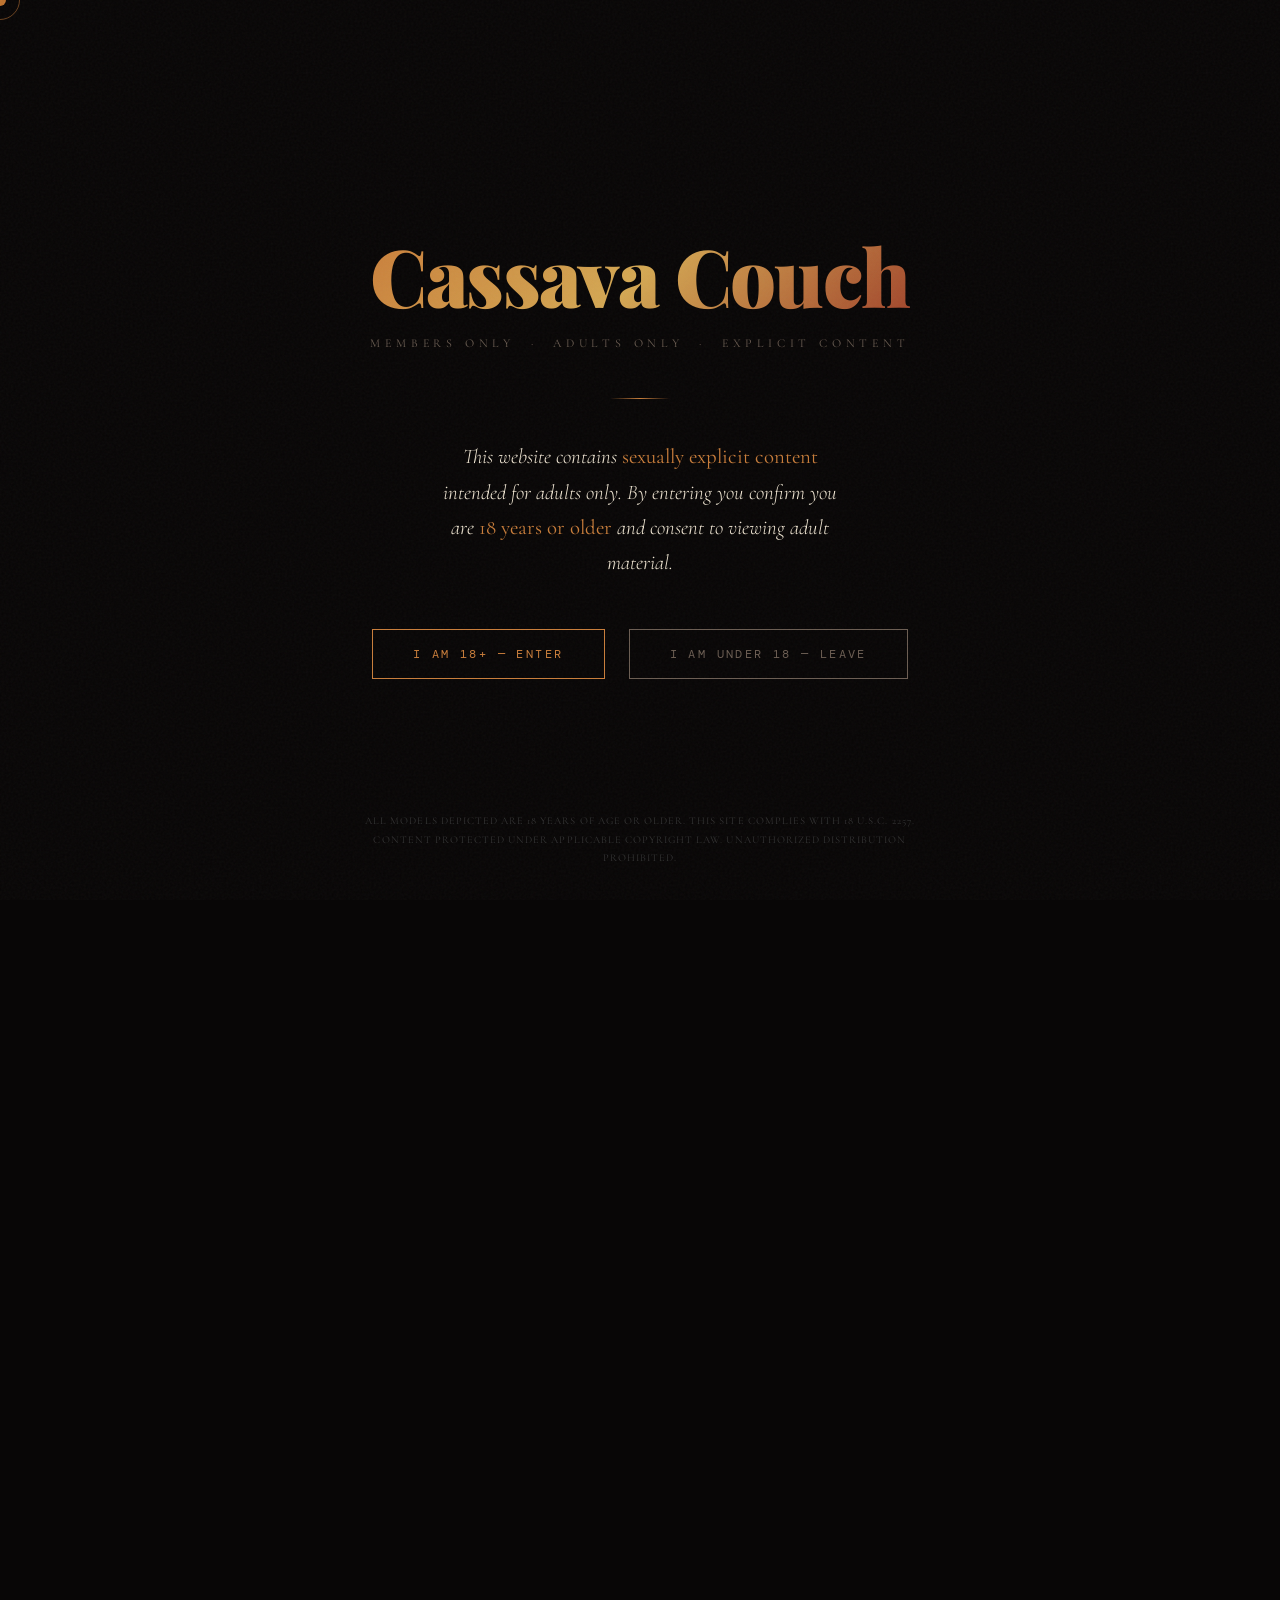
<file: cctv.html>
<!DOCTYPE html>

<html lang="en">
<head>
<meta charset="UTF-8">
<meta name="viewport" content="width=device-width, initial-scale=1.0">
<title>CASSAVA COUCH — Members Only</title>
<link rel="preconnect" href="https://fonts.googleapis.com">
<link rel="preconnect" href="https://fonts.gstatic.com" crossorigin>
<link href="https://fonts.googleapis.com/css2?family=Playfair+Display:ital,wght@0,700;0,900;1,700&family=Cormorant+Garamond:ital,wght@0,300;0,400;1,300&family=DM+Mono:wght@300;400&display=swap" rel="stylesheet">

<style>
  *, *::before, *::after { box-sizing: border-box; margin: 0; padding: 0; }

  :root {
    --black: #080606;
    --charcoal: #111010;
    --warm-dark: #1a1310;
    --amber: #c97d3a;
    --gold: #d4a853;
    --terracotta: #a0422a;
    --cream: #f0e6d3;
    --muted: #6b5d52;
    --red: #8b1a1a;
  }

  html { scroll-behavior: smooth; }

  body {
    background: var(--black);
    color: var(--cream);
    font-family: 'Cormorant Garamond', serif;
    cursor: none;
    overflow-x: hidden;
  }

  /* CUSTOM CURSOR */
  .cursor {
    position: fixed;
    top: 0; left: 0;
    width: 12px; height: 12px;
    background: var(--amber);
    border-radius: 50%;
    pointer-events: none;
    z-index: 9999;
    transform: translate(-50%, -50%);
    transition: transform 0.1s, width 0.3s, height 0.3s, opacity 0.3s;
    mix-blend-mode: difference;
  }
  .cursor-ring {
    position: fixed;
    top: 0; left: 0;
    width: 40px; height: 40px;
    border: 1px solid rgba(201,125,58,0.5);
    border-radius: 50%;
    pointer-events: none;
    z-index: 9998;
    transform: translate(-50%, -50%);
    transition: all 0.15s ease;
  }
  .cursor.hover { width: 20px; height: 20px; }
  .cursor-ring.hover { width: 70px; height: 70px; border-color: var(--amber); }

  /* NOISE GRAIN OVERLAY */
  body::before {
    content: '';
    position: fixed;
    inset: 0;
    background-image: url("data:image/svg+xml,%3Csvg viewBox='0 0 512 512' xmlns='http://www.w3.org/2000/svg'%3E%3Cfilter id='n'%3E%3CfeTurbulence type='fractalNoise' baseFrequency='0.75' numOctaves='4' stitchTiles='stitch'/%3E%3C/filter%3E%3Crect width='100%25' height='100%25' filter='url(%23n)' opacity='1'/%3E%3C/svg%3E");
    opacity: 0.04;
    pointer-events: none;
    z-index: 9000;
  }

  /* AGE GATE */
  #age-gate {
    position: fixed;
    inset: 0;
    background: var(--black);
    z-index: 8000;
    display: flex;
    flex-direction: column;
    align-items: center;
    justify-content: center;
    padding: 2rem;
    text-align: center;
  }
  #age-gate .ag-logo {
    font-family: 'Playfair Display', serif;
    font-size: clamp(2.5rem, 8vw, 5rem);
    font-weight: 900;
    letter-spacing: -0.02em;
    background: linear-gradient(135deg, var(--amber), var(--gold), var(--terracotta));
    -webkit-background-clip: text;
    -webkit-text-fill-color: transparent;
    background-clip: text;
    margin-bottom: 0.5rem;
    animation: breathe 4s ease-in-out infinite;
  }
  @keyframes breathe {
    0%, 100% { opacity: 0.9; }
    50% { opacity: 1; }
  }
  #age-gate .ag-sub {
    font-size: 0.75rem;
    letter-spacing: 0.4em;
    color: var(--muted);
    text-transform: uppercase;
    margin-bottom: 3rem;
  }
  #age-gate .ag-warning {
    font-size: clamp(1rem, 2.5vw, 1.3rem);
    color: var(--cream);
    font-style: italic;
    font-weight: 300;
    max-width: 420px;
    line-height: 1.7;
    margin-bottom: 3rem;
  }
  #age-gate .ag-warning strong {
    font-style: normal;
    color: var(--amber);
    font-weight: 400;
  }
  .ag-buttons { display: flex; gap: 1.5rem; flex-wrap: wrap; justify-content: center; }
  .ag-btn {
    font-family: 'DM Mono', monospace;
    font-size: 0.75rem;
    letter-spacing: 0.2em;
    text-transform: uppercase;
    padding: 1rem 2.5rem;
    border: 1px solid;
    cursor: pointer;
    transition: all 0.3s;
    background: transparent;
  }
  .ag-btn-yes {
    border-color: var(--amber);
    color: var(--amber);
  }
  .ag-btn-yes:hover {
    background: var(--amber);
    color: var(--black);
  }
  .ag-btn-no {
    border-color: var(--muted);
    color: var(--muted);
  }
  .ag-btn-no:hover {
    border-color: var(--cream);
    color: var(--cream);
  }
  .ag-legal {
    position: absolute;
    bottom: 2rem;
    font-size: 0.65rem;
    letter-spacing: 0.1em;
    color: #333;
    text-transform: uppercase;
    max-width: 600px;
    line-height: 1.8;
  }
  #age-gate .ag-divider {
    width: 60px;
    height: 1px;
    background: linear-gradient(to right, transparent, var(--amber), transparent);
    margin: 0 auto 2.5rem;
  }

  /* MAIN SITE */
  #site { opacity: 0; transition: opacity 0.8s ease; pointer-events: none; }
  #site.visible { opacity: 1; pointer-events: all; }

  /* NAV */
  nav {
    position: fixed;
    top: 0; left: 0; right: 0;
    z-index: 500;
    display: flex;
    justify-content: space-between;
    align-items: center;
    padding: 1.5rem 4vw;
    mix-blend-mode: normal;
  }
  nav::after {
    content: '';
    position: absolute;
    inset: 0;
    background: linear-gradient(to bottom, rgba(8,6,6,0.9), transparent);
    z-index: -1;
    pointer-events: none;
  }
  .nav-logo {
    font-family: 'Playfair Display', serif;
    font-size: 1.1rem;
    font-weight: 900;
    letter-spacing: 0.05em;
    color: var(--amber);
    text-decoration: none;
  }
  .nav-links {
    display: flex;
    gap: 2.5rem;
    list-style: none;
  }
  .nav-links a {
    font-family: 'DM Mono', monospace;
    font-size: 0.65rem;
    letter-spacing: 0.25em;
    text-transform: uppercase;
    color: var(--muted);
    text-decoration: none;
    transition: color 0.3s;
  }
  .nav-links a:hover { color: var(--cream); }
  .nav-cta {
    font-family: 'DM Mono', monospace;
    font-size: 0.65rem;
    letter-spacing: 0.2em;
    text-transform: uppercase;
    color: var(--black);
    background: var(--amber);
    padding: 0.6rem 1.4rem;
    text-decoration: none;
    transition: background 0.3s;
  }
  .nav-cta:hover { background: var(--gold); }

  /* HERO */
  #hero {
    min-height: 100vh;
    display: flex;
    flex-direction: column;
    justify-content: flex-end;
    padding: 0 6vw 8vh;
    position: relative;
    overflow: hidden;
  }
  .hero-bg {
    position: absolute;
    inset: 0;
    background:
      radial-gradient(ellipse 60% 80% at 70% 30%, rgba(169,66,42,0.15) 0%, transparent 60%),
      radial-gradient(ellipse 50% 60% at 20% 80%, rgba(201,125,58,0.1) 0%, transparent 50%),
      linear-gradient(160deg, #0d0908 0%, #080606 50%, #100d08 100%);
  }
  .hero-scanlines {
    position: absolute;
    inset: 0;
    background: repeating-linear-gradient(
      0deg,
      transparent,
      transparent 2px,
      rgba(0,0,0,0.03) 2px,
      rgba(0,0,0,0.03) 4px
    );
    pointer-events: none;
  }
  .hero-tag {
    font-family: 'DM Mono', monospace;
    font-size: 0.65rem;
    letter-spacing: 0.4em;
    text-transform: uppercase;
    color: var(--amber);
    margin-bottom: 1.5rem;
    animation: fadeUp 1s 0.3s both;
  }
  .hero-title {
    font-family: 'Playfair Display', serif;
    font-size: clamp(4rem, 12vw, 11rem);
    font-weight: 900;
    line-height: 0.9;
    letter-spacing: -0.02em;
    margin-bottom: 2rem;
    animation: fadeUp 1s 0.5s both;
  }
  .hero-title em {
    font-style: italic;
    display: block;
    background: linear-gradient(135deg, var(--amber), var(--gold));
    -webkit-background-clip: text;
    -webkit-text-fill-color: transparent;
    background-clip: text;
  }
  .hero-row {
    display: flex;
    align-items: flex-end;
    justify-content: space-between;
    gap: 2rem;
    flex-wrap: wrap;
    animation: fadeUp 1s 0.7s both;
  }
  .hero-desc {
    font-size: clamp(1rem, 1.5vw, 1.2rem);
    font-style: italic;
    font-weight: 300;
    color: rgba(240,230,211,0.6);
    max-width: 380px;
    line-height: 1.8;
  }
  .hero-stats {
    display: flex;
    gap: 3rem;
  }
  .stat { text-align: center; }
  .stat-num {
    font-family: 'Playfair Display', serif;
    font-size: 2.2rem;
    font-weight: 700;
    color: var(--amber);
    display: block;
  }
  .stat-label {
    font-family: 'DM Mono', monospace;
    font-size: 0.6rem;
    letter-spacing: 0.2em;
    text-transform: uppercase;
    color: var(--muted);
  }
  .hero-scroll {
    position: absolute;
    right: 4vw;
    top: 50%;
    transform: translateY(-50%);
    display: flex;
    flex-direction: column;
    align-items: center;
    gap: 0.75rem;
    animation: fadeUp 1s 1s both;
  }
  .hero-scroll span {
    font-family: 'DM Mono', monospace;
    font-size: 0.55rem;
    letter-spacing: 0.3em;
    text-transform: uppercase;
    color: var(--muted);
    writing-mode: vertical-rl;
  }
  .scroll-line {
    width: 1px;
    height: 80px;
    background: linear-gradient(to bottom, var(--amber), transparent);
    animation: scrollLine 2s ease-in-out infinite;
  }
  @keyframes scrollLine {
    0% { transform: scaleY(0); transform-origin: top; opacity: 0; }
    50% { transform: scaleY(1); opacity: 1; }
    100% { transform: scaleY(0); transform-origin: bottom; opacity: 0; }
  }

  /* MARQUEE */
  .marquee-wrap {
    overflow: hidden;
    border-top: 1px solid rgba(201,125,58,0.2);
    border-bottom: 1px solid rgba(201,125,58,0.2);
    padding: 1rem 0;
    background: var(--warm-dark);
  }
  .marquee-track {
    display: flex;
    gap: 3rem;
    animation: marquee 20s linear infinite;
    white-space: nowrap;
  }
  .marquee-item {
    font-family: 'DM Mono', monospace;
    font-size: 0.65rem;
    letter-spacing: 0.3em;
    text-transform: uppercase;
    color: var(--muted);
    flex-shrink: 0;
    display: flex;
    align-items: center;
    gap: 1.5rem;
  }
  .marquee-item .dot {
    width: 4px; height: 4px;
    border-radius: 50%;
    background: var(--amber);
    display: inline-block;
  }
  @keyframes marquee {
    from { transform: translateX(0); }
    to { transform: translateX(-50%); }
  }

  /* SECTIONS */
  section { padding: 8rem 6vw; position: relative; }

  .section-label {
    font-family: 'DM Mono', monospace;
    font-size: 0.65rem;
    letter-spacing: 0.4em;
    text-transform: uppercase;
    color: var(--amber);
    margin-bottom: 1rem;
    display: flex;
    align-items: center;
    gap: 1rem;
  }
  .section-label::before {
    content: '';
    display: block;
    width: 30px;
    height: 1px;
    background: var(--amber);
  }

  /* ABOUT */
  #about {
    background: var(--warm-dark);
    display: grid;
    grid-template-columns: 1fr 1fr;
    gap: 6rem;
    align-items: center;
  }
  .about-left .section-label { margin-bottom: 2rem; }
  .about-title {
    font-family: 'Playfair Display', serif;
    font-size: clamp(2.5rem, 5vw, 4.5rem);
    font-weight: 700;
    line-height: 1.1;
    margin-bottom: 2rem;
  }
  .about-title em {
    font-style: italic;
    color: var(--amber);
  }
  .about-body {
    font-size: 1.1rem;
    font-style: italic;
    font-weight: 300;
    line-height: 1.9;
    color: rgba(240,230,211,0.7);
    margin-bottom: 2rem;
  }
  .about-right {
    position: relative;
  }
  .about-card {
    background: linear-gradient(135deg, #1a1310, #0f0c09);
    border: 1px solid rgba(201,125,58,0.2);
    padding: 2.5rem;
    position: relative;
  }
  .about-card::before {
    content: '';
    position: absolute;
    top: -1px; left: 2rem;
    right: 2rem;
    height: 2px;
    background: linear-gradient(to right, transparent, var(--amber), transparent);
  }
  .about-card-icon {
    font-size: 2rem;
    margin-bottom: 1rem;
    display: block;
  }
  .about-card h3 {
    font-family: 'Playfair Display', serif;
    font-size: 1.5rem;
    margin-bottom: 1rem;
  }
  .about-card p {
    font-style: italic;
    font-weight: 300;
    color: rgba(240,230,211,0.6);
    line-height: 1.8;
    font-size: 1rem;
  }

  /* CONTENT GRID */
  #content { background: var(--black); }
  .content-header {
    display: flex;
    align-items: flex-end;
    justify-content: space-between;
    margin-bottom: 4rem;
    flex-wrap: wrap;
    gap: 2rem;
  }
  .content-title {
    font-family: 'Playfair Display', serif;
    font-size: clamp(2.5rem, 5vw, 4rem);
    font-weight: 900;
    line-height: 1.05;
  }
  .content-title em { font-style: italic; color: var(--amber); }
  .view-all {
    font-family: 'DM Mono', monospace;
    font-size: 0.65rem;
    letter-spacing: 0.25em;
    text-transform: uppercase;
    color: var(--amber);
    text-decoration: none;
    border-bottom: 1px solid rgba(201,125,58,0.3);
    padding-bottom: 3px;
    transition: border-color 0.3s;
  }
  .view-all:hover { border-color: var(--amber); }

  .grid-layout {
    display: grid;
    grid-template-columns: 2fr 1fr 1fr;
    grid-template-rows: auto auto;
    gap: 1rem;
  }
  .grid-item {
    position: relative;
    overflow: hidden;
    cursor: pointer;
    background: #111;
  }
  .grid-item:first-child {
    grid-row: span 2;
  }
  .grid-thumb {
    width: 100%;
    height: 100%;
    min-height: 220px;
    background: linear-gradient(135deg, #1a1310, #0f0c09);
    display: flex;
    align-items: center;
    justify-content: center;
    transition: transform 0.6s cubic-bezier(0.25, 0.46, 0.45, 0.94);
    position: relative;
  }
  .grid-item:first-child .grid-thumb { min-height: 500px; }
  .grid-item:hover .grid-thumb { transform: scale(1.05); }
  .thumb-bg {
    position: absolute;
    inset: 0;
    opacity: 0.15;
    transition: opacity 0.4s;
  }
  .grid-item:hover .thumb-bg { opacity: 0.25; }
  .thumb-bg-1 { background: radial-gradient(ellipse at 40% 60%, var(--terracotta), transparent 70%); }
  .thumb-bg-2 { background: radial-gradient(ellipse at 60% 40%, var(--amber), transparent 70%); }
  .thumb-bg-3 { background: radial-gradient(ellipse at 50% 50%, var(--red), transparent 70%); }
  .thumb-bg-4 { background: radial-gradient(ellipse at 30% 70%, var(--gold), transparent 70%); }
  .thumb-bg-5 { background: radial-gradient(ellipse at 70% 30%, var(--terracotta), transparent 70%); }

  .thumb-icon {
    font-size: 2.5rem;
    opacity: 0.3;
    z-index: 1;
  }
  .grid-item:first-child .thumb-icon { font-size: 4rem; }
  .grid-overlay {
    position: absolute;
    inset: 0;
    background: linear-gradient(to top, rgba(8,6,6,0.9) 0%, transparent 50%);
    display: flex;
    flex-direction: column;
    justify-content: flex-end;
    padding: 1.5rem;
    z-index: 2;
  }
  .grid-item:first-child .grid-overlay { padding: 2rem; }
  .grid-tag {
    font-family: 'DM Mono', monospace;
    font-size: 0.6rem;
    letter-spacing: 0.2em;
    text-transform: uppercase;
    color: var(--amber);
    margin-bottom: 0.5rem;
  }
  .grid-title {
    font-family: 'Playfair Display', serif;
    font-size: 1rem;
    font-weight: 700;
    line-height: 1.3;
  }
  .grid-item:first-child .grid-title { font-size: 1.6rem; }
  .grid-meta {
    font-family: 'DM Mono', monospace;
    font-size: 0.55rem;
    letter-spacing: 0.15em;
    color: var(--muted);
    margin-top: 0.5rem;
  }
  .lock-badge {
    position: absolute;
    top: 1rem; right: 1rem;
    background: rgba(8,6,6,0.7);
    border: 1px solid rgba(201,125,58,0.3);
    padding: 0.3rem 0.6rem;
    font-family: 'DM Mono', monospace;
    font-size: 0.55rem;
    letter-spacing: 0.15em;
    text-transform: uppercase;
    color: var(--amber);
    z-index: 3;
    backdrop-filter: blur(8px);
  }

  /* CATEGORIES */
  #categories {
    background: var(--warm-dark);
  }
  .cats-title {
    font-family: 'Playfair Display', serif;
    font-size: clamp(2rem, 4vw, 3.5rem);
    font-weight: 900;
    margin-bottom: 3rem;
  }
  .cats-title em { font-style: italic; color: var(--amber); }
  .cats-grid {
    display: grid;
    grid-template-columns: repeat(auto-fit, minmax(200px, 1fr));
    gap: 1px;
    background: rgba(201,125,58,0.1);
    border: 1px solid rgba(201,125,58,0.1);
  }
  .cat-item {
    background: var(--warm-dark);
    padding: 2rem 1.5rem;
    cursor: pointer;
    transition: background 0.3s;
    display: flex;
    flex-direction: column;
    gap: 0.75rem;
  }
  .cat-item:hover { background: #1f1511; }
  .cat-emoji { font-size: 1.8rem; }
  .cat-name {
    font-family: 'Playfair Display', serif;
    font-size: 1.1rem;
    font-weight: 700;
  }
  .cat-count {
    font-family: 'DM Mono', monospace;
    font-size: 0.6rem;
    letter-spacing: 0.2em;
    text-transform: uppercase;
    color: var(--muted);
  }
  .cat-arrow {
    font-size: 0.8rem;
    color: var(--amber);
    margin-top: auto;
    opacity: 0;
    transition: opacity 0.3s, transform 0.3s;
  }
  .cat-item:hover .cat-arrow { opacity: 1; transform: translateX(4px); }

  /* MEMBERSHIP */
  #membership {
    background: var(--black);
    text-align: center;
  }
  .member-pre {
    font-family: 'DM Mono', monospace;
    font-size: 0.65rem;
    letter-spacing: 0.4em;
    text-transform: uppercase;
    color: var(--amber);
    margin-bottom: 1.5rem;
  }
  .member-title {
    font-family: 'Playfair Display', serif;
    font-size: clamp(2.5rem, 6vw, 5.5rem);
    font-weight: 900;
    line-height: 1.05;
    margin-bottom: 1.5rem;
  }
  .member-title em { font-style: italic; color: var(--amber); }
  .member-sub {
    font-size: 1.1rem;
    font-style: italic;
    font-weight: 300;
    color: rgba(240,230,211,0.55);
    max-width: 480px;
    margin: 0 auto 4rem;
    line-height: 1.8;
  }
  .plans {
    display: grid;
    grid-template-columns: repeat(auto-fit, minmax(280px, 1fr));
    gap: 1.5rem;
    max-width: 900px;
    margin: 0 auto;
  }
  .plan {
    background: linear-gradient(135deg, #121010, #0d0b09);
    border: 1px solid rgba(201,125,58,0.15);
    padding: 2.5rem;
    text-align: left;
    position: relative;
    transition: border-color 0.3s;
  }
  .plan:hover { border-color: rgba(201,125,58,0.4); }
  .plan.featured {
    border-color: var(--amber);
    background: linear-gradient(135deg, #1d1409, #110d07);
  }
  .plan.featured::before {
    content: 'Most Popular';
    position: absolute;
    top: -1px; left: 50%;
    transform: translateX(-50%);
    background: var(--amber);
    color: var(--black);
    font-family: 'DM Mono', monospace;
    font-size: 0.55rem;
    letter-spacing: 0.2em;
    text-transform: uppercase;
    padding: 0.3rem 1rem;
  }
  .plan-name {
    font-family: 'DM Mono', monospace;
    font-size: 0.65rem;
    letter-spacing: 0.3em;
    text-transform: uppercase;
    color: var(--muted);
    margin-bottom: 1.5rem;
  }
  .plan-price {
    font-family: 'Playfair Display', serif;
    font-size: 3rem;
    font-weight: 900;
    color: var(--amber);
    line-height: 1;
    margin-bottom: 0.5rem;
  }
  .plan-price sup { font-size: 1.2rem; vertical-align: super; }
  .plan-price sub {
    font-size: 0.9rem;
    font-family: 'DM Mono', monospace;
    font-weight: 300;
    color: var(--muted);
    vertical-align: baseline;
    letter-spacing: 0.1em;
  }
  .plan-divider {
    height: 1px;
    background: rgba(201,125,58,0.15);
    margin: 1.5rem 0;
  }
  .plan-features {
    list-style: none;
    display: flex;
    flex-direction: column;
    gap: 0.75rem;
    margin-bottom: 2rem;
  }
  .plan-features li {
    font-size: 0.9rem;
    font-style: italic;
    color: rgba(240,230,211,0.7);
    display: flex;
    align-items: center;
    gap: 0.75rem;
  }
  .plan-features li::before {
    content: '—';
    color: var(--amber);
    font-style: normal;
    flex-shrink: 0;
  }
  .plan-btn {
    display: block;
    width: 100%;
    padding: 1rem;
    text-align: center;
    font-family: 'DM Mono', monospace;
    font-size: 0.7rem;
    letter-spacing: 0.2em;
    text-transform: uppercase;
    border: 1px solid var(--amber);
    color: var(--amber);
    background: transparent;
    cursor: pointer;
    transition: all 0.3s;
    text-decoration: none;
  }
  .plan.featured .plan-btn {
    background: var(--amber);
    color: var(--black);
  }
  .plan-btn:hover {
    background: var(--amber);
    color: var(--black);
  }

  /* SOCIAL / CTA */
  #social {
    background: linear-gradient(135deg, #120d08, #080606);
    text-align: center;
    padding: 6rem 6vw;
    border-top: 1px solid rgba(201,125,58,0.15);
  }
  .social-title {
    font-family: 'Playfair Display', serif;
    font-size: clamp(1.8rem, 4vw, 3rem);
    font-weight: 700;
    margin-bottom: 0.75rem;
  }
  .social-sub {
    font-style: italic;
    font-weight: 300;
    color: rgba(240,230,211,0.5);
    margin-bottom: 2.5rem;
  }
  .social-links {
    display: flex;
    justify-content: center;
    gap: 1.5rem;
    flex-wrap: wrap;
  }
  .social-link {
    font-family: 'DM Mono', monospace;
    font-size: 0.7rem;
    letter-spacing: 0.25em;
    text-transform: uppercase;
    color: var(--cream);
    text-decoration: none;
    border: 1px solid rgba(240,230,211,0.2);
    padding: 0.8rem 2rem;
    transition: all 0.3s;
    display: flex;
    align-items: center;
    gap: 0.75rem;
  }
  .social-link:hover {
    border-color: var(--amber);
    color: var(--amber);
  }

  /* FOOTER */
  footer {
    background: #050404;
    padding: 3rem 6vw;
    display: flex;
    justify-content: space-between;
    align-items: center;
    flex-wrap: wrap;
    gap: 1.5rem;
    border-top: 1px solid rgba(255,255,255,0.04);
  }
  .footer-logo {
    font-family: 'Playfair Display', serif;
    font-size: 1.2rem;
    font-weight: 900;
    color: var(--amber);
  }
  .footer-legal {
    font-family: 'DM Mono', monospace;
    font-size: 0.6rem;
    letter-spacing: 0.1em;
    color: #333;
    text-align: center;
    line-height: 1.8;
  }
  .footer-links {
    display: flex;
    gap: 2rem;
  }
  .footer-links a {
    font-family: 'DM Mono', monospace;
    font-size: 0.6rem;
    letter-spacing: 0.15em;
    text-transform: uppercase;
    color: var(--muted);
    text-decoration: none;
    transition: color 0.3s;
  }
  .footer-links a:hover { color: var(--cream); }

  /* ANIMATIONS */
  @keyframes fadeUp {
    from { opacity: 0; transform: translateY(30px); }
    to { opacity: 1; transform: translateY(0); }
  }

  .reveal {
    opacity: 0;
    transform: translateY(25px);
    transition: opacity 0.7s ease, transform 0.7s ease;
  }
  .reveal.visible {
    opacity: 1;
    transform: translateY(0);
  }

  /* MOBILE */
  @media (max-width: 768px) {
    nav { padding: 1rem 5vw; }
    .nav-links { display: none; }
    #about {
      grid-template-columns: 1fr;
      gap: 3rem;
      padding: 5rem 6vw;
    }
    .grid-layout {
      grid-template-columns: 1fr 1fr;
      grid-template-rows: auto;
    }
    .grid-item:first-child {
      grid-column: span 2;
      grid-row: auto;
    }
    .hero-stats { gap: 1.5rem; }
    .hero-scroll { display: none; }
    section { padding: 5rem 6vw; }
  }
</style>

</head>
<body>

<!-- CUSTOM CURSOR -->

<div class="cursor" id="cursor"></div>
<div class="cursor-ring" id="cursorRing"></div>

<!-- AGE GATE -->

<div id="age-gate">
  <div class="ag-logo">Cassava Couch</div>
  <div class="ag-sub">Members Only &nbsp;·&nbsp; Adults Only &nbsp;·&nbsp; Explicit Content</div>
  <div class="ag-divider"></div>
  <p class="ag-warning">
    This website contains <strong>sexually explicit content</strong> intended for adults only. By entering you confirm you are <strong>18 years or older</strong> and consent to viewing adult material.
  </p>
  <div class="ag-buttons">
    <button class="ag-btn ag-btn-yes" onclick="enterSite()">I am 18+ — Enter</button>
    <button class="ag-btn ag-btn-no" onclick="window.location='https://google.com'">I am under 18 — Leave</button>
  </div>
  <p class="ag-legal">
    All models depicted are 18 years of age or older. This site complies with 18 U.S.C. 2257.<br>
    Content protected under applicable copyright law. Unauthorized distribution prohibited.
  </p>
</div>

<!-- MAIN SITE -->

<div id="site">

  <!-- NAV -->

  <nav>
    <a href="#" class="nav-logo">CC</a>
    <ul class="nav-links">
      <li><a href="#content">Videos</a></li>
      <li><a href="#content">Photos</a></li>
      <li><a href="#categories">Browse</a></li>
      <li><a href="#about">About</a></li>
    </ul>
    <a href="#membership" class="nav-cta">Join Now</a>
  </nav>

  <!-- HERO -->

  <section id="hero">
    <div class="hero-bg"></div>
    <div class="hero-scanlines"></div>

```
<div class="hero-scroll">
  <span>Scroll</span>
  <div class="scroll-line"></div>
</div>

<div class="hero-tag">@cassavacouch &nbsp;—&nbsp; Exclusive Content</div>
<h1 class="hero-title">
  Cassava<br>
  <em>Couch</em>
</h1>
<div class="hero-row">
  <p class="hero-desc">Unfiltered. Unapologetic. Unmistakably mine.<br>Premium adult content for those who appreciate the real thing.</p>
  <div class="hero-stats">
    <div class="stat">
      <span class="stat-num">100+</span>
      <span class="stat-label">Videos</span>
    </div>
    <div class="stat">
      <span class="stat-num">500+</span>
      <span class="stat-label">Photos</span>
    </div>
    <div class="stat">
      <span class="stat-num">New</span>
      <span class="stat-label">Weekly</span>
    </div>
  </div>
</div>
```

  </section>

  <!-- MARQUEE -->

  <div class="marquee-wrap">
    <div class="marquee-track">
      <div class="marquee-item"><span class="dot"></span><span>Exclusive Videos</span></div>
      <div class="marquee-item"><span class="dot"></span><span>Private Photo Sets</span></div>
      <div class="marquee-item"><span class="dot"></span><span>Behind The Scenes</span></div>
      <div class="marquee-item"><span class="dot"></span><span>Members Only Access</span></div>
      <div class="marquee-item"><span class="dot"></span><span>Weekly Uploads</span></div>
      <div class="marquee-item"><span class="dot"></span><span>Direct Messaging</span></div>
      <div class="marquee-item"><span class="dot"></span><span>Exclusive Videos</span></div>
      <div class="marquee-item"><span class="dot"></span><span>Private Photo Sets</span></div>
      <div class="marquee-item"><span class="dot"></span><span>Behind The Scenes</span></div>
      <div class="marquee-item"><span class="dot"></span><span>Members Only Access</span></div>
      <div class="marquee-item"><span class="dot"></span><span>Weekly Uploads</span></div>
      <div class="marquee-item"><span class="dot"></span><span>Direct Messaging</span></div>
    </div>
  </div>

  <!-- ABOUT -->

  <section id="about">
    <div class="about-left reveal">
      <div class="section-label">The Creator</div>
      <h2 class="about-title">More than<br>a <em>vlog.</em><br>An experience.</h2>
      <p class="about-body">I'm the person behind the lens and in front of it. Real moments, real energy, no filters — just me being exactly who I am. Every upload is personal. Every piece of content is crafted with intention.</p>
      <p class="about-body">Subscribe for uncensored access to everything I create.</p>
    </div>
    <div class="about-right reveal">
      <div class="about-card">
        <span class="about-card-icon">🎬</span>
        <h3>New Content Weekly</h3>
        <p>Fresh videos and photo sets drop every week. Stay subscribed, stay satisfied. Never the same thing twice.</p>
      </div>
    </div>
  </section>

  <!-- CONTENT GRID -->

  <section id="content">
    <div class="content-header reveal">
      <div>
        <div class="section-label">The Vault</div>
        <h2 class="content-title">Latest<br><em>Drops</em></h2>
      </div>
      <a href="#membership" class="view-all">Unlock All →</a>
    </div>

```
<div class="grid-layout reveal">
  <!-- Featured -->
  <div class="grid-item">
    <div class="grid-thumb">
      <div class="thumb-bg thumb-bg-1"></div>
      <span class="thumb-icon">▶</span>
    </div>
    <span class="lock-badge">🔒 Members</span>
    <div class="grid-overlay">
      <div class="grid-tag">Featured Video</div>
      <div class="grid-title">The Couch Sessions, Vol. 01</div>
      <div class="grid-meta">42 min &nbsp;·&nbsp; HD &nbsp;·&nbsp; Uploaded this week</div>
    </div>
  </div>
  <!-- Item 2 -->
  <div class="grid-item">
    <div class="grid-thumb">
      <div class="thumb-bg thumb-bg-2"></div>
      <span class="thumb-icon" style="font-size:1.5rem">🖼</span>
    </div>
    <span class="lock-badge">🔒 Members</span>
    <div class="grid-overlay">
      <div class="grid-tag">Photo Set</div>
      <div class="grid-title">Sunday Afternoon, 47 Pics</div>
      <div class="grid-meta">47 photos &nbsp;·&nbsp; 4K</div>
    </div>
  </div>
  <!-- Item 3 -->
  <div class="grid-item">
    <div class="grid-thumb">
      <div class="thumb-bg thumb-bg-3"></div>
      <span class="thumb-icon" style="font-size:1.5rem">▶</span>
    </div>
    <span class="lock-badge">🔒 Members</span>
    <div class="grid-overlay">
      <div class="grid-tag">Video</div>
      <div class="grid-title">Midnight Energy</div>
      <div class="grid-meta">18 min &nbsp;·&nbsp; HD</div>
    </div>
  </div>
  <!-- Item 4 -->
  <div class="grid-item">
    <div class="grid-thumb">
      <div class="thumb-bg thumb-bg-4"></div>
      <span class="thumb-icon" style="font-size:1.5rem">🖼</span>
    </div>
    <div class="grid-overlay">
      <div class="grid-tag">Free Preview</div>
      <div class="grid-title">Tease Gallery</div>
      <div class="grid-meta">12 photos &nbsp;·&nbsp; Preview</div>
    </div>
  </div>
  <!-- Item 5 -->
  <div class="grid-item">
    <div class="grid-thumb">
      <div class="thumb-bg thumb-bg-5"></div>
      <span class="thumb-icon" style="font-size:1.5rem">▶</span>
    </div>
    <span class="lock-badge">🔒 Members</span>
    <div class="grid-overlay">
      <div class="grid-tag">BTS</div>
      <div class="grid-title">Behind The Lens</div>
      <div class="grid-meta">8 min &nbsp;·&nbsp; HD</div>
    </div>
  </div>
</div>
```

  </section>

  <!-- CATEGORIES -->

  <section id="categories">
    <div class="section-label reveal">Browse</div>
    <h2 class="cats-title reveal">Find your <em>flavour</em></h2>
    <div class="cats-grid reveal">
      <div class="cat-item">
        <span class="cat-emoji">🎬</span>
        <span class="cat-name">Full Videos</span>
        <span class="cat-count">Members Only</span>
        <span class="cat-arrow">→</span>
      </div>
      <div class="cat-item">
        <span class="cat-emoji">📸</span>
        <span class="cat-name">Photo Sets</span>
        <span class="cat-count">Members Only</span>
        <span class="cat-arrow">→</span>
      </div>
      <div class="cat-item">
        <span class="cat-emoji">🎞</span>
        <span class="cat-name">Short Clips</span>
        <span class="cat-count">Members Only</span>
        <span class="cat-arrow">→</span>
      </div>
      <div class="cat-item">
        <span class="cat-emoji">🎭</span>
        <span class="cat-name">Behind The Scenes</span>
        <span class="cat-count">Members Only</span>
        <span class="cat-arrow">→</span>
      </div>
      <div class="cat-item">
        <span class="cat-emoji">👁</span>
        <span class="cat-name">Free Previews</span>
        <span class="cat-count">Available Now</span>
        <span class="cat-arrow">→</span>
      </div>
    </div>
  </section>

  <!-- MEMBERSHIP -->

  <section id="membership">
    <div class="member-pre">Join the Inner Circle</div>
    <h2 class="member-title">Unlock <em>Everything</em></h2>
    <p class="member-sub">One subscription. Full access. No teasing, no gatekeeping — everything I make, delivered straight to you.</p>

```
<div class="plans reveal">
  <div class="plan">
    <div class="plan-name">Monthly</div>
    <div class="plan-price"><sup>$</sup>12<sub>/month</sub></div>
    <div class="plan-divider"></div>
    <ul class="plan-features">
      <li>Full video vault access</li>
      <li>All photo sets</li>
      <li>New uploads weekly</li>
      <li>HD quality</li>
    </ul>
    <a href="#" class="plan-btn">Subscribe Monthly</a>
  </div>
  <div class="plan featured">
    <div class="plan-name">Annual</div>
    <div class="plan-price"><sup>$</sup>99<sub>/year</sub></div>
    <div class="plan-divider"></div>
    <ul class="plan-features">
      <li>Everything in Monthly</li>
      <li>2 months free</li>
      <li>Priority DM access</li>
      <li>Exclusive annual content</li>
      <li>Early access to drops</li>
    </ul>
    <a href="#" class="plan-btn">Subscribe Annually</a>
  </div>
</div>
```

  </section>

  <!-- SOCIAL -->

  <section id="social">
    <h2 class="social-title">Follow the journey</h2>
    <p class="social-sub">Teasers, updates and behind-the-scenes on socials. The real stuff stays here.</p>
    <div class="social-links">
      <a href="https://x.com/cassavacouch" class="social-link" target="_blank">
        <span>𝕏</span> @cassavacouch
      </a>
      <a href="#membership" class="social-link">
        🔒 Members Vault
      </a>
    </div>
  </section>

  <!-- FOOTER -->

  <footer>
    <div class="footer-logo">Cassava Couch</div>
    <div class="footer-legal">
      © 2025 Cassava Couch. All rights reserved. All models 18+.<br>
      18 U.S.C. 2257 Records Kept By Custodian Of Records · Privacy Policy · Terms of Service
    </div>
    <div class="footer-links">
      <a href="#">Privacy</a>
      <a href="#">Terms</a>
      <a href="#">DMCA</a>
    </div>
  </footer>

</div><!-- /site -->

<script>
  // CURSOR
  const cursor = document.getElementById('cursor');
  const ring = document.getElementById('cursorRing');
  let mx = 0, my = 0, rx = 0, ry = 0;

  document.addEventListener('mousemove', e => {
    mx = e.clientX; my = e.clientY;
    cursor.style.left = mx + 'px';
    cursor.style.top = my + 'px';
  });

  function animateRing() {
    rx += (mx - rx) * 0.12;
    ry += (my - ry) * 0.12;
    ring.style.left = rx + 'px';
    ring.style.top = ry + 'px';
    requestAnimationFrame(animateRing);
  }
  animateRing();

  document.querySelectorAll('a, button, .grid-item, .cat-item, .plan').forEach(el => {
    el.addEventListener('mouseenter', () => { cursor.classList.add('hover'); ring.classList.add('hover'); });
    el.addEventListener('mouseleave', () => { cursor.classList.remove('hover'); ring.classList.remove('hover'); });
  });

  // AGE GATE
  function enterSite() {
    const gate = document.getElementById('age-gate');
    const site = document.getElementById('site');
    gate.style.opacity = '0';
    gate.style.transition = 'opacity 0.7s ease';
    setTimeout(() => { gate.style.display = 'none'; }, 700);
    site.classList.add('visible');
    sessionStorage.setItem('ageVerified', '1');
  }

  // Auto-enter if already verified this session
  if (sessionStorage.getItem('ageVerified')) {
    document.getElementById('age-gate').style.display = 'none';
    document.getElementById('site').classList.add('visible');
  }

  // SCROLL REVEAL
  const revealEls = document.querySelectorAll('.reveal');
  const obs = new IntersectionObserver(entries => {
    entries.forEach(e => {
      if (e.isIntersecting) { e.target.classList.add('visible'); obs.unobserve(e.target); }
    });
  }, { threshold: 0.12 });
  revealEls.forEach(el => obs.observe(el));

  // GRID ITEMS hover — show cursor text
  document.querySelectorAll('.grid-item').forEach(item => {
    item.addEventListener('click', () => {
      const tag = item.querySelector('.lock-badge');
      if (tag) {
        const orig = tag.textContent;
        tag.textContent = '→ Join to unlock';
        setTimeout(() => tag.textContent = orig, 1800);
      }
    });
  });
</script>

</body>
</html>
</file>
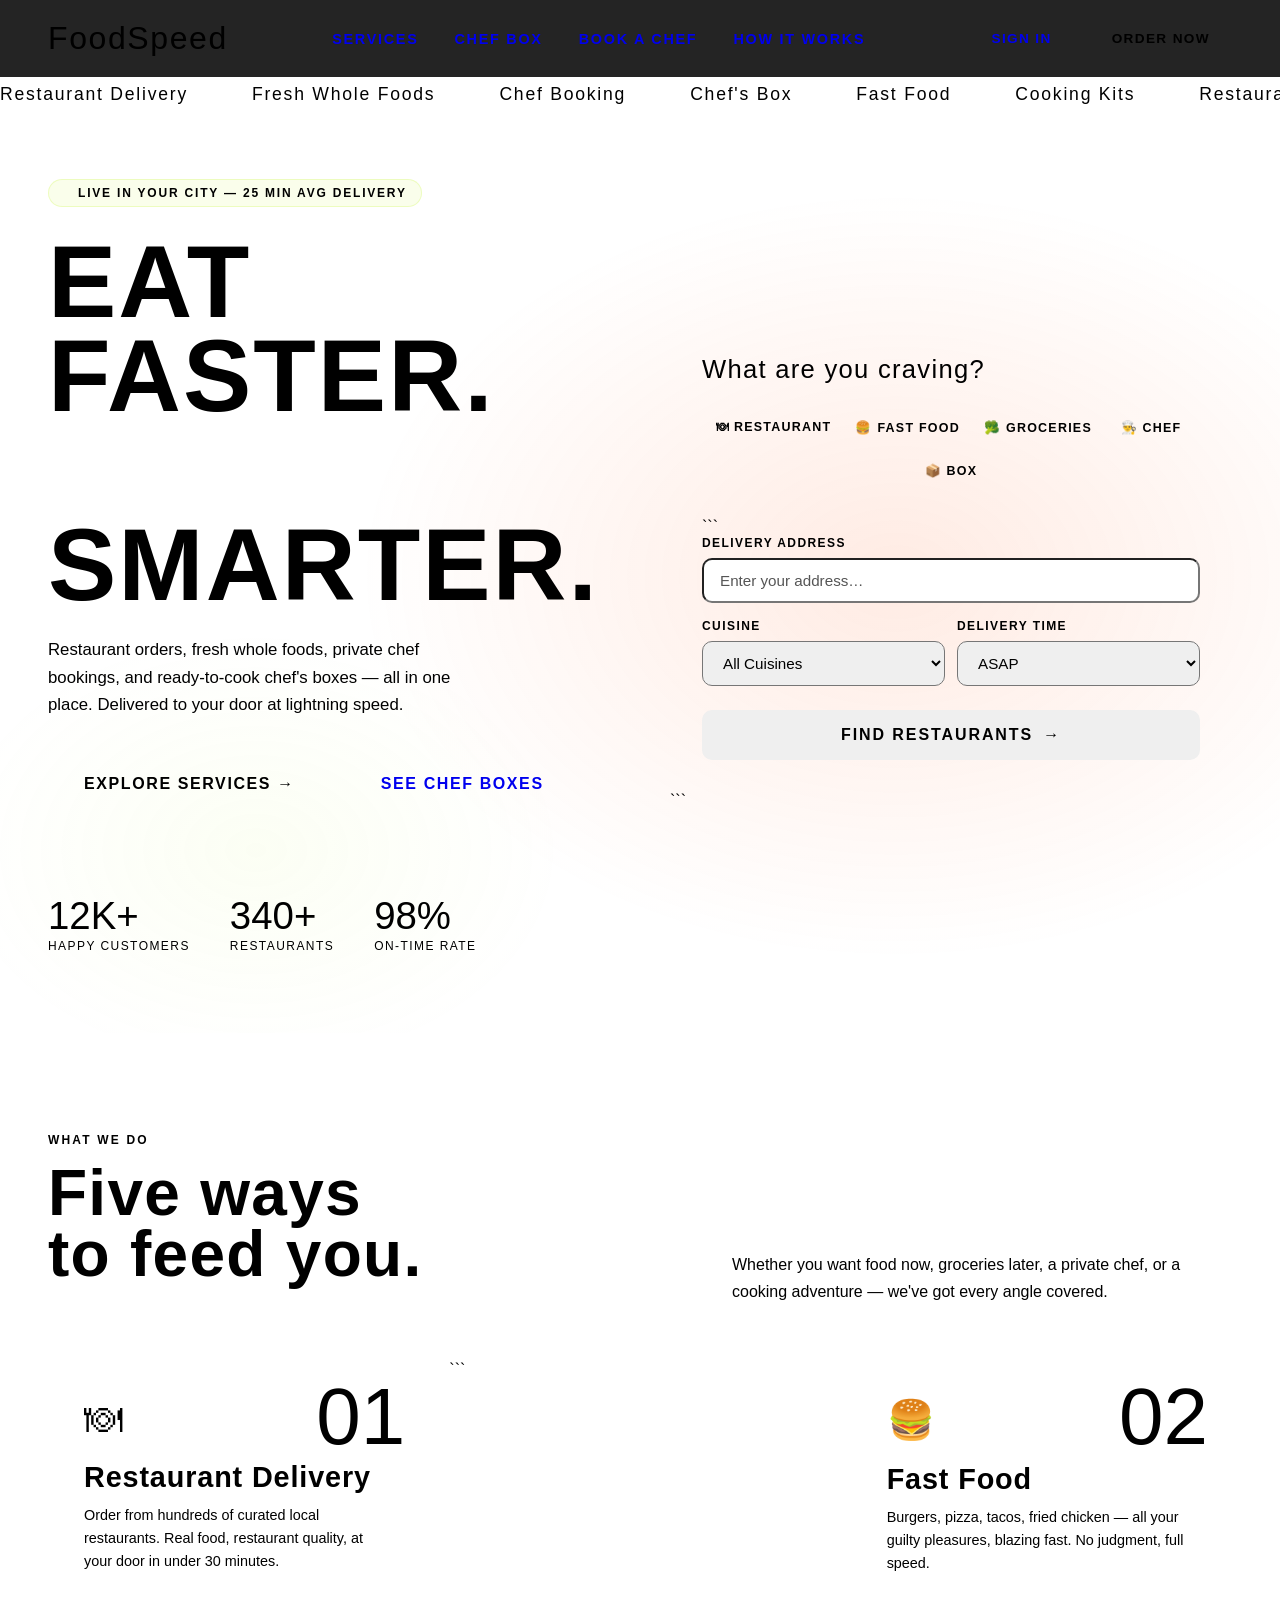
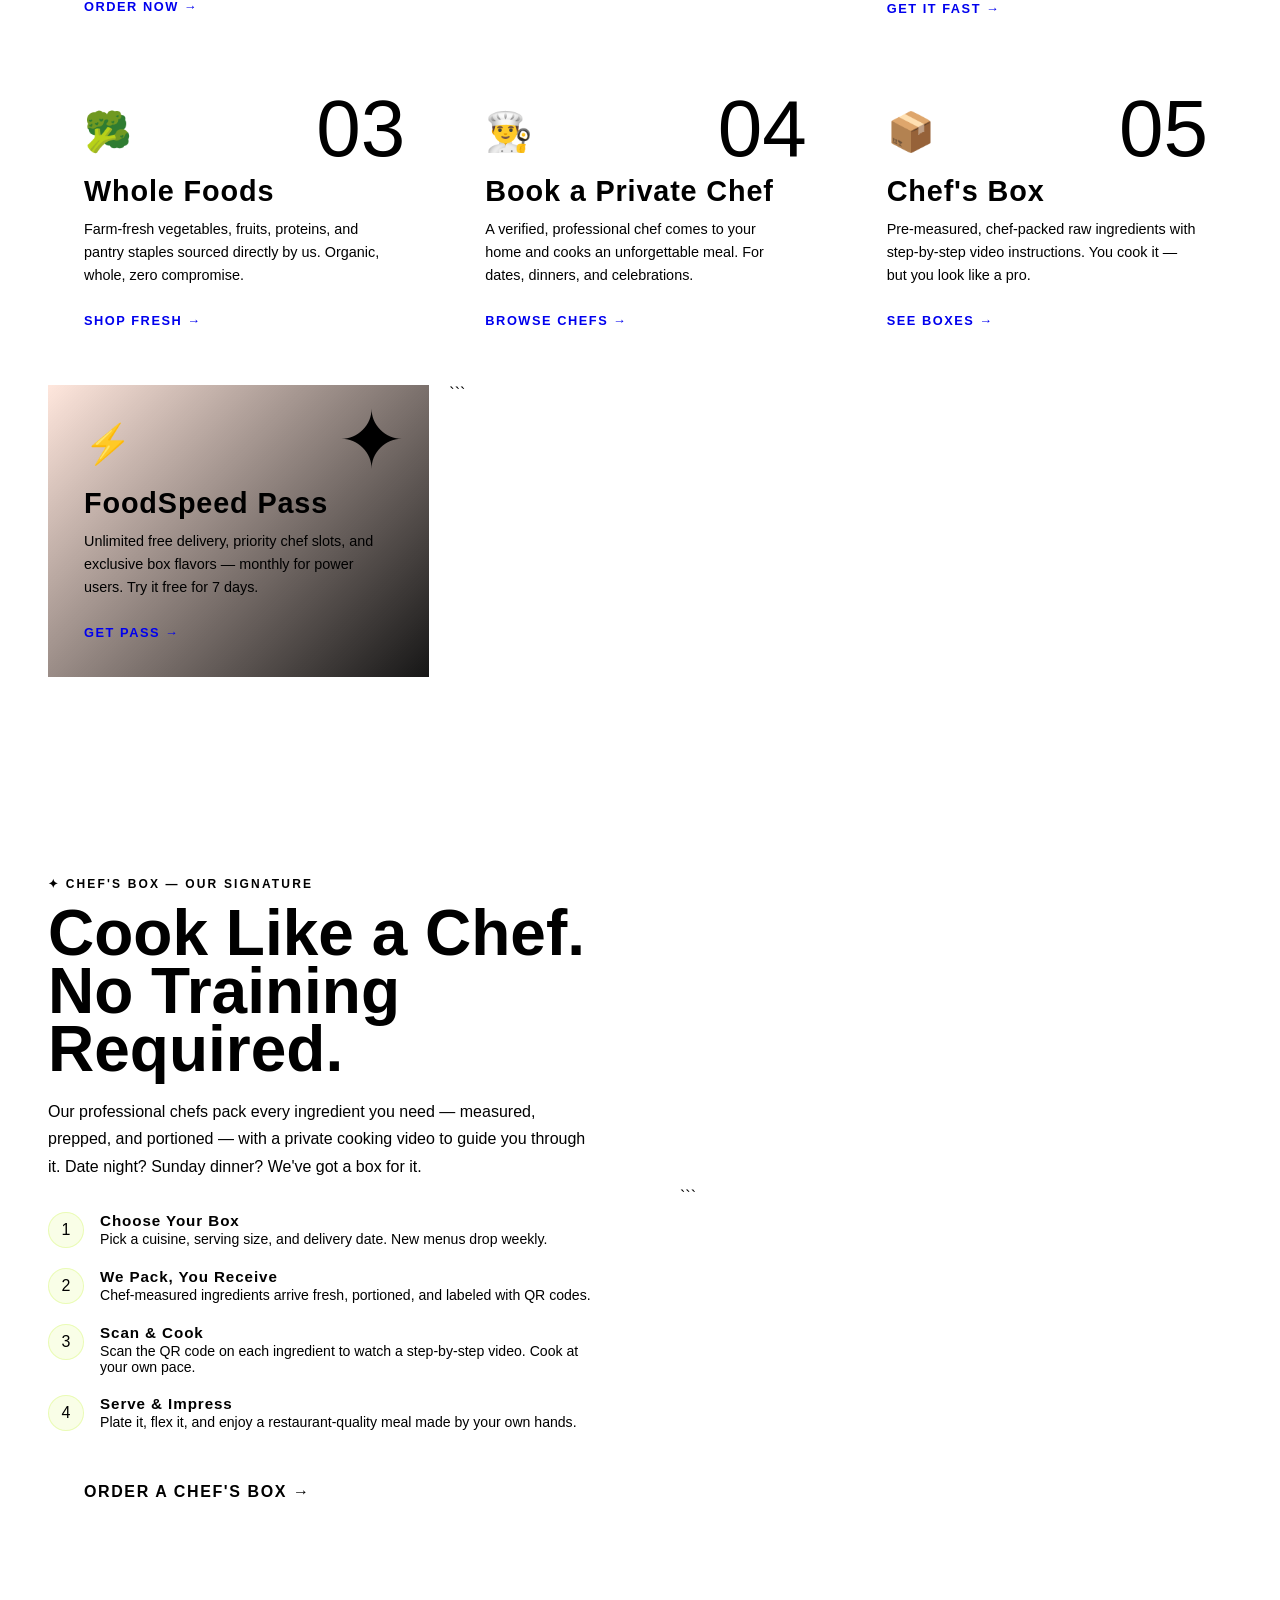
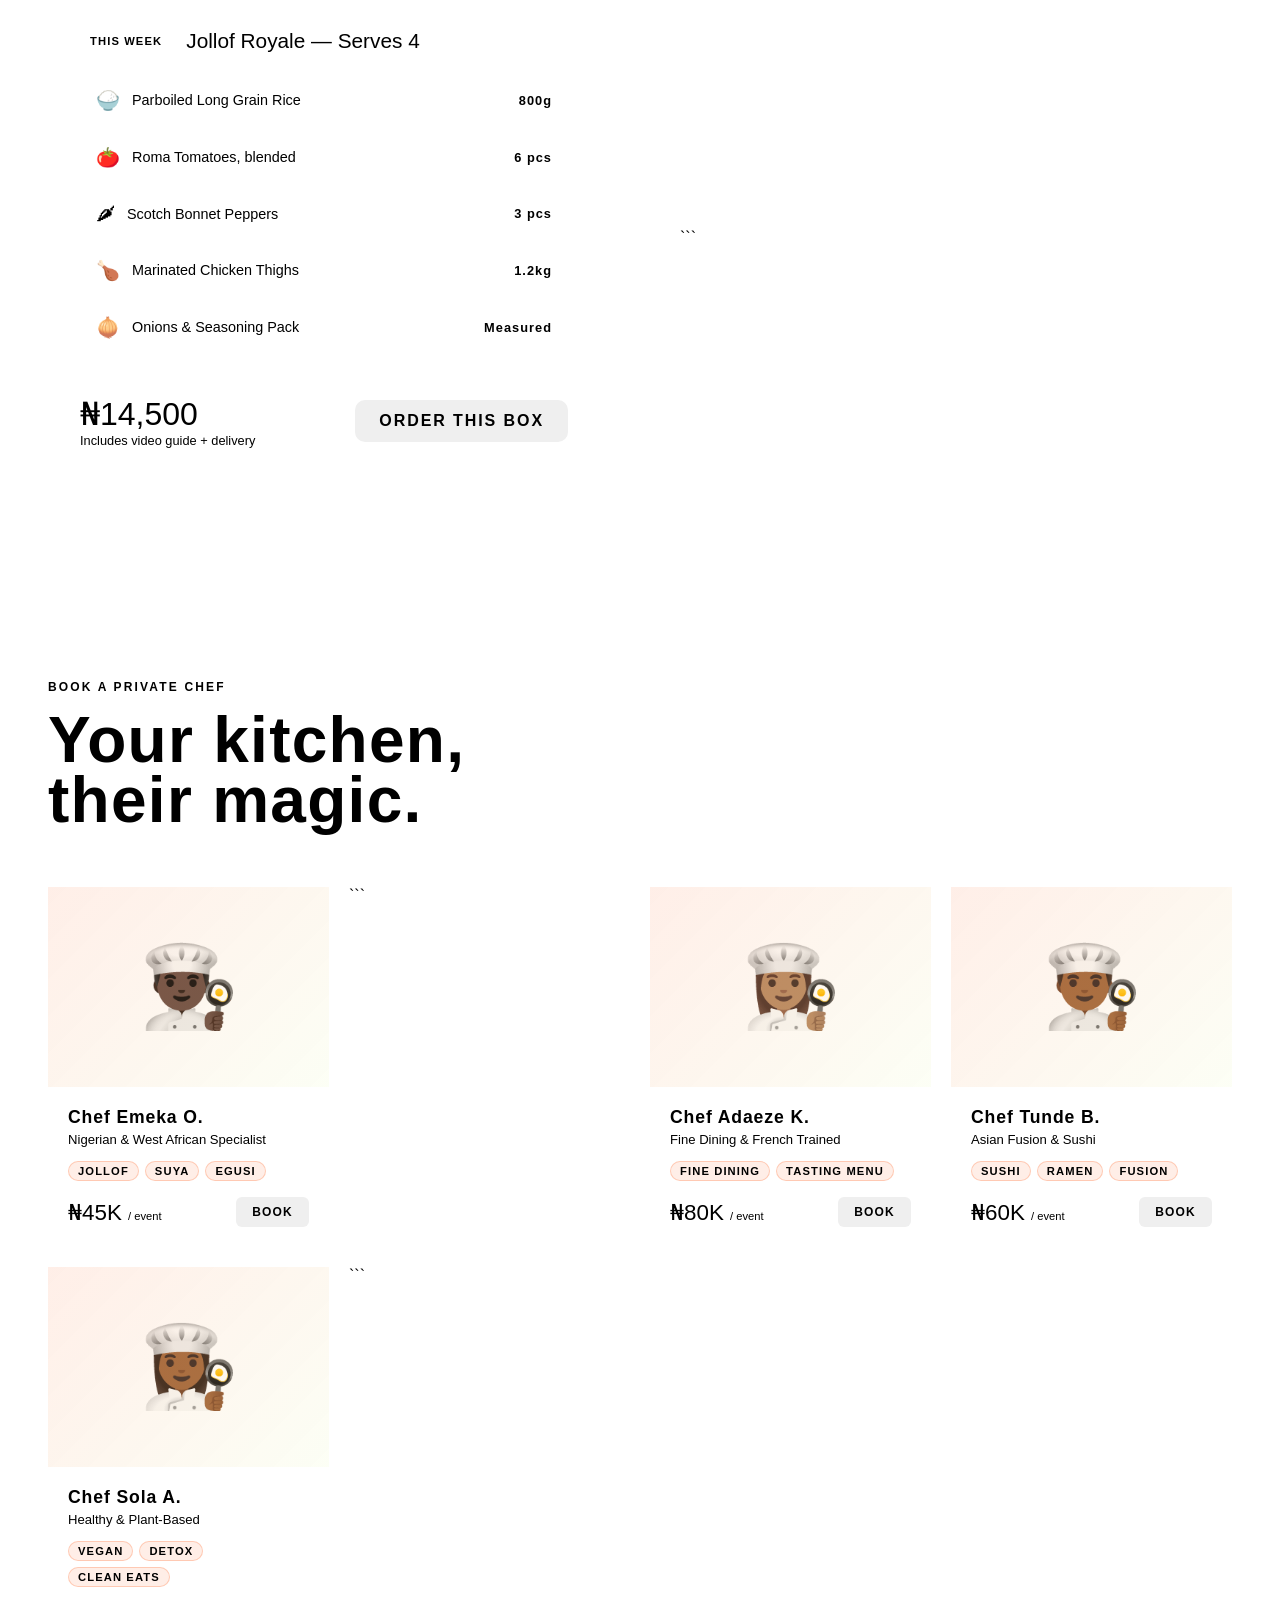
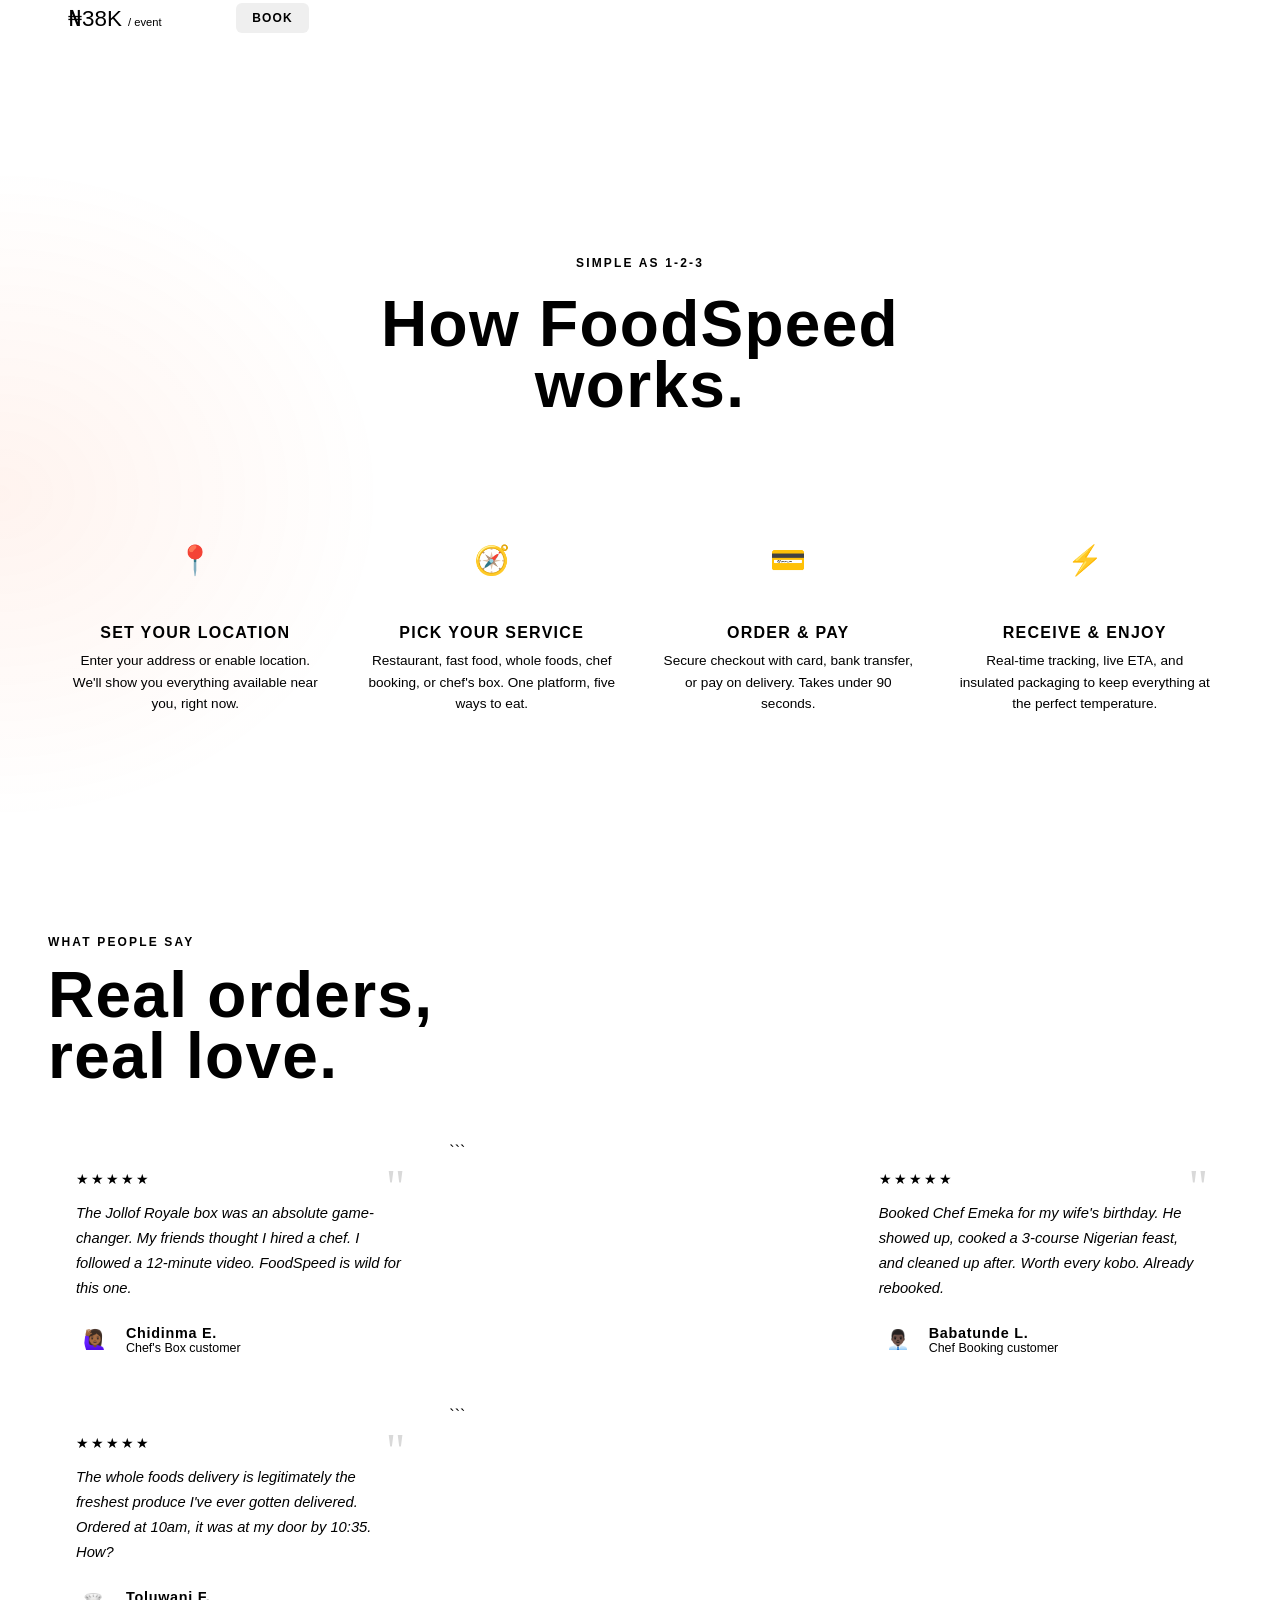
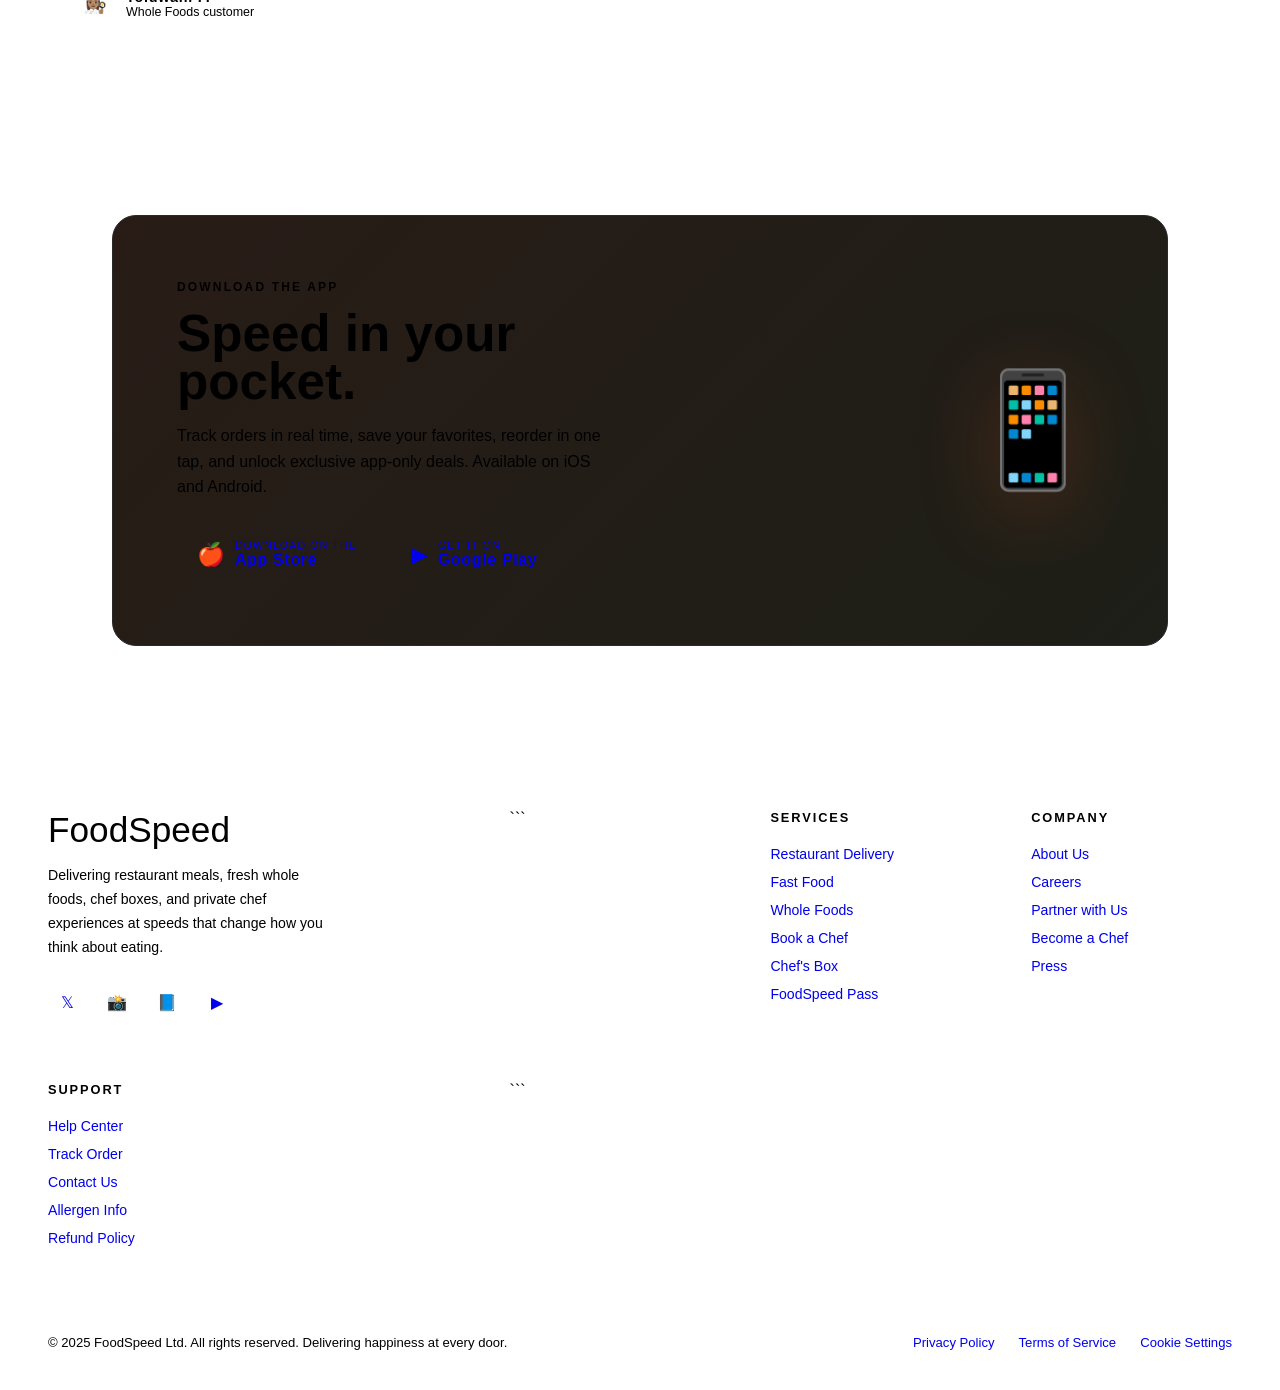
<file: foodspeed.html>
<!DOCTYPE html>

<html lang="en">
<head>
<meta charset="UTF-8"/>
<meta name="viewport" content="width=device-width, initial-scale=1.0"/>
<title>FoodSpeed — Order. Cook. Devour.</title>
<link href="https://fonts.googleapis.com/css2?family=Bebas+Neue&family=Barlow+Condensed:wght@400;600;700&family=Barlow:wght@400;500&display=swap" rel="stylesheet"/>
<style>
  :root {
    --bg: #0d0d0d;
    --surface: #161616;
    --surface2: #1e1e1e;
    --border: #2a2a2a;
    --orange: #ff5c1a;
    --neon: #c8f53f;
    --white: #f5f0e8;
    --muted: #888;
    --radius: 16px;
  }

*, *::before, *::after { box-sizing: border-box; margin: 0; padding: 0; }

html { scroll-behavior: smooth; }

body {
background: var(–bg);
color: var(–white);
font-family: ‘Barlow’, sans-serif;
overflow-x: hidden;
cursor: none;
}

/* Custom cursor */
.cursor {
position: fixed;
width: 14px; height: 14px;
background: var(–orange);
border-radius: 50%;
pointer-events: none;
z-index: 9999;
transform: translate(-50%, -50%);
transition: transform 0.1s, background 0.2s, width 0.2s, height 0.2s;
mix-blend-mode: difference;
}
.cursor-ring {
position: fixed;
width: 40px; height: 40px;
border: 1.5px solid var(–orange);
border-radius: 50%;
pointer-events: none;
z-index: 9998;
transform: translate(-50%, -50%);
transition: all 0.15s ease;
opacity: 0.6;
}
body:hover .cursor { opacity: 1; }

/* Scrollbar */
::-webkit-scrollbar { width: 4px; }
::-webkit-scrollbar-track { background: var(–bg); }
::-webkit-scrollbar-thumb { background: var(–orange); border-radius: 4px; }

/* NAV */
nav {
position: fixed; top: 0; left: 0; right: 0;
z-index: 100;
display: flex; align-items: center; justify-content: space-between;
padding: 20px 48px;
background: rgba(13,13,13,0.9);
backdrop-filter: blur(20px);
border-bottom: 1px solid var(–border);
}

.logo {
font-family: ‘Bebas Neue’, sans-serif;
font-size: 2rem;
letter-spacing: 0.05em;
color: var(–white);
}
.logo span { color: var(–orange); }

.nav-links {
display: flex; gap: 36px; list-style: none;
}
.nav-links a {
font-family: ‘Barlow Condensed’, sans-serif;
font-weight: 600;
font-size: 0.9rem;
letter-spacing: 0.12em;
text-transform: uppercase;
color: var(–muted);
text-decoration: none;
transition: color 0.2s;
position: relative;
}
.nav-links a::after {
content: ‘’;
position: absolute;
bottom: -4px; left: 0; right: 0;
height: 2px;
background: var(–orange);
transform: scaleX(0);
transition: transform 0.25s;
transform-origin: left;
}
.nav-links a:hover { color: var(–white); }
.nav-links a:hover::after { transform: scaleX(1); }

.nav-cta {
display: flex; align-items: center; gap: 16px;
}
.btn-ghost {
font-family: ‘Barlow Condensed’, sans-serif;
font-weight: 700;
font-size: 0.85rem;
letter-spacing: 0.1em;
text-transform: uppercase;
color: var(–white);
background: none;
border: 1.5px solid var(–border);
padding: 10px 22px;
border-radius: 6px;
cursor: none;
transition: all 0.2s;
text-decoration: none;
}
.btn-ghost:hover { border-color: var(–white); }

.btn-primary {
font-family: ‘Barlow Condensed’, sans-serif;
font-weight: 700;
font-size: 0.85rem;
letter-spacing: 0.1em;
text-transform: uppercase;
color: #000;
background: var(–orange);
border: none;
padding: 10px 22px;
border-radius: 6px;
cursor: none;
transition: all 0.2s;
text-decoration: none;
}
.btn-primary:hover { background: #ff7a45; transform: translateY(-1px); }

/* HERO */
.hero {
min-height: 100vh;
padding: 120px 48px 80px;
display: grid;
grid-template-columns: 1fr 1fr;
gap: 60px;
align-items: center;
position: relative;
overflow: hidden;
}

.hero-bg {
position: absolute; inset: 0;
background:
radial-gradient(ellipse 60% 60% at 70% 50%, rgba(255,92,26,0.12) 0%, transparent 70%),
radial-gradient(ellipse 40% 40% at 20% 80%, rgba(200,245,63,0.06) 0%, transparent 60%);
pointer-events: none;
}

.hero-ticker {
position: absolute;
top: 100px;
left: 0; right: 0;
overflow: hidden;
border-top: 1px solid var(–border);
border-bottom: 1px solid var(–border);
padding: 10px 0;
background: var(–surface);
}
.ticker-inner {
display: flex; gap: 60px;
animation: ticker 22s linear infinite;
white-space: nowrap;
}
.ticker-inner span {
font-family: ‘Barlow Condensed’, sans-serif;
font-weight: 600;
font-size: 0.8rem;
letter-spacing: 0.15em;
text-transform: uppercase;
color: var(–muted);
}
.ticker-inner span b { color: var(–orange); margin-right: 8px; }
@keyframes ticker {
from { transform: translateX(0); }
to { transform: translateX(-50%); }
}

.hero-left { position: relative; z-index: 1; }

.hero-tag {
display: inline-flex; align-items: center; gap: 8px;
background: rgba(200,245,63,0.1);
border: 1px solid rgba(200,245,63,0.25);
padding: 6px 14px;
border-radius: 40px;
margin-bottom: 28px;
}
.hero-tag-dot {
width: 7px; height: 7px;
background: var(–neon);
border-radius: 50%;
animation: pulse 2s infinite;
}
@keyframes pulse {
0%, 100% { opacity: 1; transform: scale(1); }
50% { opacity: 0.5; transform: scale(0.8); }
}
.hero-tag span {
font-family: ‘Barlow Condensed’, sans-serif;
font-size: 0.75rem;
font-weight: 700;
letter-spacing: 0.15em;
text-transform: uppercase;
color: var(–neon);
}

.hero-h1 {
font-family: ‘Bebas Neue’, sans-serif;
font-size: clamp(4.5rem, 8vw, 8rem);
line-height: 0.92;
letter-spacing: 0.02em;
margin-bottom: 24px;
}
.hero-h1 .line-orange { color: var(–orange); }
.hero-h1 .line-outline {
-webkit-text-stroke: 2px var(–white);
color: transparent;
}

.hero-sub {
font-size: 1.05rem;
color: var(–muted);
line-height: 1.65;
max-width: 420px;
margin-bottom: 40px;
}

.hero-actions { display: flex; gap: 14px; flex-wrap: wrap; }
.btn-xl {
font-family: ‘Barlow Condensed’, sans-serif;
font-weight: 700;
font-size: 1rem;
letter-spacing: 0.1em;
text-transform: uppercase;
padding: 16px 36px;
border-radius: 8px;
cursor: none;
transition: all 0.2s;
text-decoration: none;
display: inline-flex; align-items: center; gap: 10px;
}
.btn-xl.primary { background: var(–orange); color: #000; border: none; }
.btn-xl.primary:hover { background: #ff7a45; transform: translateY(-2px); box-shadow: 0 12px 40px rgba(255,92,26,0.35); }
.btn-xl.ghost { background: none; color: var(–white); border: 1.5px solid var(–border); }
.btn-xl.ghost:hover { border-color: var(–white); transform: translateY(-2px); }

.hero-stats {
display: flex; gap: 40px; margin-top: 56px;
padding-top: 32px;
border-top: 1px solid var(–border);
}
.stat-val {
font-family: ‘Bebas Neue’, sans-serif;
font-size: 2.4rem;
color: var(–white);
line-height: 1;
}
.stat-val span { color: var(–orange); }
.stat-label {
font-family: ‘Barlow Condensed’, sans-serif;
font-size: 0.75rem;
letter-spacing: 0.12em;
text-transform: uppercase;
color: var(–muted);
margin-top: 4px;
}

/* Hero Right - Order Panel */
.hero-right { position: relative; z-index: 1; }

.order-panel {
background: var(–surface);
border: 1px solid var(–border);
border-radius: 24px;
padding: 32px;
position: relative;
overflow: hidden;
}
.order-panel::before {
content: ‘’;
position: absolute;
top: -60px; right: -60px;
width: 200px; height: 200px;
background: radial-gradient(circle, rgba(255,92,26,0.15), transparent 70%);
pointer-events: none;
}

.panel-title {
font-family: ‘Bebas Neue’, sans-serif;
font-size: 1.6rem;
letter-spacing: 0.05em;
margin-bottom: 20px;
color: var(–white);
}

.order-tabs {
display: flex; gap: 8px; margin-bottom: 24px;
background: var(–bg);
padding: 6px;
border-radius: 10px;
flex-wrap: wrap;
}
.tab-btn {
flex: 1;
font-family: ‘Barlow Condensed’, sans-serif;
font-weight: 700;
font-size: 0.78rem;
letter-spacing: 0.1em;
text-transform: uppercase;
padding: 10px 8px;
border: none;
border-radius: 7px;
cursor: none;
background: none;
color: var(–muted);
transition: all 0.2s;
white-space: nowrap;
}
.tab-btn.active { background: var(–orange); color: #000; }
.tab-btn:hover:not(.active) { color: var(–white); background: var(–border); }

.tab-content { display: none; animation: fadeIn 0.3s ease; }
.tab-content.active { display: block; }
@keyframes fadeIn { from { opacity: 0; transform: translateY(6px); } to { opacity: 1; transform: translateY(0); } }

.form-group { margin-bottom: 16px; }
.form-label {
display: block;
font-family: ‘Barlow Condensed’, sans-serif;
font-weight: 700;
font-size: 0.75rem;
letter-spacing: 0.12em;
text-transform: uppercase;
color: var(–muted);
margin-bottom: 8px;
}
.form-input {
width: 100%;
background: var(–bg);
border: 1.5px solid var(–border);
color: var(–white);
padding: 12px 16px;
border-radius: 10px;
font-family: ‘Barlow’, sans-serif;
font-size: 0.95rem;
transition: border-color 0.2s;
outline: none;
cursor: none;
}
.form-input:focus { border-color: var(–orange); }
.form-input::placeholder { color: #555; }

.form-row { display: grid; grid-template-columns: 1fr 1fr; gap: 12px; }

.mini-cards { display: grid; grid-template-columns: 1fr 1fr; gap: 10px; margin-bottom: 16px; }
.mini-card {
background: var(–bg);
border: 1.5px solid var(–border);
border-radius: 12px;
padding: 14px;
cursor: none;
transition: all 0.2s;
text-align: center;
}
.mini-card:hover, .mini-card.selected { border-color: var(–orange); background: rgba(255,92,26,0.07); }
.mini-card .mc-icon { font-size: 1.6rem; margin-bottom: 6px; }
.mini-card .mc-label {
font-family: ‘Barlow Condensed’, sans-serif;
font-weight: 700;
font-size: 0.75rem;
letter-spacing: 0.1em;
text-transform: uppercase;
color: var(–white);
}

.submit-btn {
width: 100%;
background: var(–orange);
color: #000;
border: none;
padding: 16px;
border-radius: 10px;
font-family: ‘Barlow Condensed’, sans-serif;
font-weight: 700;
font-size: 1rem;
letter-spacing: 0.12em;
text-transform: uppercase;
cursor: none;
transition: all 0.2s;
display: flex; align-items: center; justify-content: center; gap: 10px;
margin-top: 8px;
}
.submit-btn:hover { background: #ff7a45; transform: translateY(-1px); box-shadow: 0 8px 30px rgba(255,92,26,0.4); }

/* SERVICES SECTION */
section { padding: 100px 48px; }

.section-tag {
font-family: ‘Barlow Condensed’, sans-serif;
font-weight: 700;
font-size: 0.75rem;
letter-spacing: 0.18em;
text-transform: uppercase;
color: var(–orange);
margin-bottom: 16px;
}

.section-title {
font-family: ‘Bebas Neue’, sans-serif;
font-size: clamp(2.8rem, 5vw, 5rem);
line-height: 0.95;
letter-spacing: 0.02em;
margin-bottom: 20px;
}

.section-sub {
font-size: 1rem;
color: var(–muted);
max-width: 500px;
line-height: 1.65;
}

/* Services Grid */
.services-header { display: flex; justify-content: space-between; align-items: flex-end; margin-bottom: 56px; flex-wrap: wrap; gap: 20px; }

.services-grid {
display: grid;
grid-template-columns: repeat(3, 1fr);
gap: 20px;
}

.service-card {
background: var(–surface);
border: 1px solid var(–border);
border-radius: var(–radius);
padding: 36px;
position: relative;
overflow: hidden;
transition: all 0.3s;
cursor: none;
}
.service-card::before {
content: ‘’;
position: absolute;
inset: 0;
background: linear-gradient(135deg, var(–card-color, var(–orange)) 0%, transparent 60%);
opacity: 0;
transition: opacity 0.3s;
}
.service-card:hover { transform: translateY(-6px); border-color: var(–card-color, var(–orange)); box-shadow: 0 20px 60px rgba(0,0,0,0.4); }
.service-card:hover::before { opacity: 0.07; }

.sc-number {
font-family: ‘Bebas Neue’, sans-serif;
font-size: 5rem;
line-height: 1;
color: var(–border);
position: absolute;
top: 16px; right: 24px;
transition: color 0.3s;
}
.service-card:hover .sc-number { color: var(–card-color, var(–orange)); opacity: 0.4; }

.sc-icon {
font-size: 2.4rem;
margin-bottom: 20px;
display: block;
}

.sc-title {
font-family: ‘Bebas Neue’, sans-serif;
font-size: 1.8rem;
letter-spacing: 0.03em;
margin-bottom: 10px;
color: var(–white);
}

.sc-desc {
font-size: 0.9rem;
color: var(–muted);
line-height: 1.6;
margin-bottom: 24px;
}

.sc-link {
font-family: ‘Barlow Condensed’, sans-serif;
font-weight: 700;
font-size: 0.8rem;
letter-spacing: 0.12em;
text-transform: uppercase;
color: var(–card-color, var(–orange));
text-decoration: none;
display: inline-flex; align-items: center; gap: 8px;
transition: gap 0.2s;
}
.sc-link:hover { gap: 14px; }

/* FEATURED */
.featured {
background: var(–surface);
border-top: 1px solid var(–border);
border-bottom: 1px solid var(–border);
}
.featured-inner {
display: grid;
grid-template-columns: 1fr 1fr;
gap: 80px;
align-items: center;
}
.feat-label {
font-family: ‘Barlow Condensed’, sans-serif;
font-weight: 700;
font-size: 0.75rem;
letter-spacing: 0.18em;
text-transform: uppercase;
color: var(–neon);
margin-bottom: 14px;
}
.feat-h2 {
font-family: ‘Bebas Neue’, sans-serif;
font-size: clamp(3rem, 5vw, 5.5rem);
line-height: 0.9;
margin-bottom: 20px;
}
.feat-h2 span { color: var(–neon); }

.feat-text {
color: var(–muted);
line-height: 1.7;
margin-bottom: 32px;
}

.feat-steps { display: flex; flex-direction: column; gap: 20px; margin-bottom: 36px; }
.feat-step { display: flex; gap: 16px; align-items: flex-start; }
.step-num {
min-width: 36px; height: 36px;
background: rgba(200,245,63,0.12);
border: 1px solid rgba(200,245,63,0.3);
border-radius: 50%;
display: flex; align-items: center; justify-content: center;
font-family: ‘Bebas Neue’, sans-serif;
font-size: 1rem;
color: var(–neon);
}
.step-text strong {
font-family: ‘Barlow Condensed’, sans-serif;
font-weight: 700;
font-size: 0.95rem;
letter-spacing: 0.06em;
color: var(–white);
display: block;
margin-bottom: 2px;
}
.step-text p { font-size: 0.88rem; color: var(–muted); }

.feat-right { position: relative; }
.chef-box-visual {
background: var(–bg);
border: 1px solid var(–border);
border-radius: 20px;
padding: 32px;
position: relative;
overflow: hidden;
}
.chef-box-visual::after {
content: ‘’;
position: absolute;
bottom: -40px; left: -40px;
width: 180px; height: 180px;
background: radial-gradient(circle, rgba(200,245,63,0.15), transparent 70%);
}

.box-header { display: flex; align-items: center; gap: 14px; margin-bottom: 24px; }
.box-badge {
background: var(–neon);
color: #000;
font-family: ‘Barlow Condensed’, sans-serif;
font-weight: 700;
font-size: 0.7rem;
letter-spacing: 0.1em;
text-transform: uppercase;
padding: 4px 10px;
border-radius: 40px;
}
.box-name {
font-family: ‘Bebas Neue’, sans-serif;
font-size: 1.3rem;
color: var(–white);
}

.box-items { display: flex; flex-direction: column; gap: 10px; margin-bottom: 24px; }
.box-item {
display: flex; align-items: center; justify-content: space-between;
padding: 12px 16px;
background: var(–surface);
border-radius: 10px;
}
.box-item-left { display: flex; align-items: center; gap: 12px; }
.box-item-icon { font-size: 1.2rem; }
.box-item-name { font-size: 0.9rem; font-weight: 500; }
.box-item-qty {
font-family: ‘Barlow Condensed’, sans-serif;
font-weight: 700;
font-size: 0.8rem;
color: var(–muted);
letter-spacing: 0.08em;
}

.box-footer { display: flex; justify-content: space-between; align-items: center; padding-top: 20px; border-top: 1px solid var(–border); }
.box-price {
font-family: ‘Bebas Neue’, sans-serif;
font-size: 2rem;
color: var(–neon);
}
.box-price-label { font-size: 0.8rem; color: var(–muted); }

/* CHEFS */
.chefs-grid {
display: grid;
grid-template-columns: repeat(4, 1fr);
gap: 20px;
margin-top: 56px;
}
.chef-card {
background: var(–surface);
border: 1px solid var(–border);
border-radius: var(–radius);
overflow: hidden;
cursor: none;
transition: all 0.3s;
}
.chef-card:hover { transform: translateY(-6px); border-color: var(–orange); }

.chef-img {
height: 200px;
display: flex; align-items: center; justify-content: center;
font-size: 5rem;
background: var(–surface2);
position: relative;
overflow: hidden;
}
.chef-img-bg {
position: absolute; inset: 0;
background: linear-gradient(135deg, rgba(255,92,26,0.1), rgba(200,245,63,0.05));
}
.chef-info { padding: 20px; }
.chef-name {
font-family: ‘Barlow Condensed’, sans-serif;
font-weight: 700;
font-size: 1.1rem;
letter-spacing: 0.05em;
margin-bottom: 4px;
}
.chef-cuisine {
font-size: 0.82rem;
color: var(–muted);
margin-bottom: 14px;
}
.chef-tags { display: flex; flex-wrap: wrap; gap: 6px; margin-bottom: 16px; }
.chef-tag {
font-family: ‘Barlow Condensed’, sans-serif;
font-size: 0.7rem;
font-weight: 700;
letter-spacing: 0.1em;
text-transform: uppercase;
padding: 3px 9px;
border-radius: 40px;
background: rgba(255,92,26,0.1);
border: 1px solid rgba(255,92,26,0.25);
color: var(–orange);
}
.chef-rate {
display: flex; align-items: center; justify-content: space-between;
}
.chef-price { font-family: ‘Bebas Neue’, sans-serif; font-size: 1.4rem; color: var(–white); }
.chef-price small { font-family: ‘Barlow’, sans-serif; font-size: 0.7rem; font-weight: 400; color: var(–muted); }
.chef-book-btn {
font-family: ‘Barlow Condensed’, sans-serif;
font-weight: 700;
font-size: 0.75rem;
letter-spacing: 0.1em;
text-transform: uppercase;
background: var(–orange);
color: #000;
border: none;
padding: 8px 16px;
border-radius: 6px;
cursor: none;
transition: all 0.2s;
}
.chef-book-btn:hover { background: #ff7a45; }

/* HOW IT WORKS */
.how-bg {
background:
radial-gradient(ellipse 50% 80% at 0% 50%, rgba(255,92,26,0.07) 0%, transparent 60%);
}
.how-steps {
display: grid;
grid-template-columns: repeat(4, 1fr);
gap: 2px;
margin-top: 64px;
position: relative;
}
.how-steps::before {
content: ‘’;
position: absolute;
top: 40px; left: 8%; right: 8%;
height: 1px;
background: linear-gradient(to right, transparent, var(–border) 15%, var(–border) 85%, transparent);
}
.how-step { text-align: center; padding: 40px 20px 20px; position: relative; }
.step-circle {
width: 80px; height: 80px;
border-radius: 50%;
background: var(–surface);
border: 2px solid var(–border);
display: flex; align-items: center; justify-content: center;
font-size: 1.8rem;
margin: 0 auto 24px;
position: relative;
z-index: 1;
transition: all 0.3s;
}
.how-step:hover .step-circle { border-color: var(–orange); background: rgba(255,92,26,0.1); transform: scale(1.1); }
.step-title {
font-family: ‘Barlow Condensed’, sans-serif;
font-weight: 700;
font-size: 1rem;
letter-spacing: 0.08em;
text-transform: uppercase;
color: var(–white);
margin-bottom: 8px;
}
.step-desc { font-size: 0.85rem; color: var(–muted); line-height: 1.6; }

/* TESTIMONIALS */
.reviews-grid {
display: grid;
grid-template-columns: repeat(3, 1fr);
gap: 20px;
margin-top: 56px;
}
.review-card {
background: var(–surface);
border: 1px solid var(–border);
border-radius: var(–radius);
padding: 28px;
position: relative;
}
.review-stars { color: var(–orange); font-size: 0.9rem; margin-bottom: 14px; letter-spacing: 2px; }
.review-text { font-size: 0.92rem; color: var(–white); line-height: 1.7; margin-bottom: 20px; font-style: italic; }
.review-author { display: flex; align-items: center; gap: 12px; }
.review-avatar {
width: 38px; height: 38px;
border-radius: 50%;
background: var(–surface2);
display: flex; align-items: center; justify-content: center;
font-size: 1.2rem;
border: 2px solid var(–border);
}
.review-name {
font-family: ‘Barlow Condensed’, sans-serif;
font-weight: 700;
font-size: 0.9rem;
letter-spacing: 0.05em;
}
.review-type { font-size: 0.78rem; color: var(–muted); }
.review-quote {
position: absolute;
top: 20px; right: 24px;
font-size: 3rem;
color: var(–orange);
opacity: 0.15;
font-family: Georgia, serif;
line-height: 1;
}

/* APP BANNER */
.app-banner {
background: var(–surface);
border: 1px solid var(–border);
border-radius: 24px;
padding: 64px;
display: grid;
grid-template-columns: 1fr auto;
align-items: center;
gap: 40px;
position: relative;
overflow: hidden;
margin: 0 48px;
}
.app-banner::before {
content: ‘’;
position: absolute; inset: 0;
background: linear-gradient(135deg, rgba(255,92,26,0.08) 0%, rgba(200,245,63,0.04) 100%);
}
.app-banner-left { position: relative; z-index: 1; }
.app-h2 {
font-family: ‘Bebas Neue’, sans-serif;
font-size: clamp(2.5rem, 4vw, 4.5rem);
line-height: 0.95;
margin-bottom: 16px;
}
.app-h2 span { color: var(–orange); }
.app-sub { color: var(–muted); max-width: 440px; line-height: 1.6; margin-bottom: 28px; }
.app-stores { display: flex; gap: 14px; flex-wrap: wrap; }
.store-btn {
display: flex; align-items: center; gap: 10px;
background: var(–bg);
border: 1.5px solid var(–border);
border-radius: 10px;
padding: 12px 20px;
cursor: none;
transition: all 0.2s;
text-decoration: none;
}
.store-btn:hover { border-color: var(–white); transform: translateY(-2px); }
.store-icon { font-size: 1.4rem; }
.store-text-top {
font-family: ‘Barlow Condensed’, sans-serif;
font-size: 0.65rem;
letter-spacing: 0.12em;
text-transform: uppercase;
color: var(–muted);
}
.store-text-bottom {
font-family: ‘Barlow Condensed’, sans-serif;
font-weight: 700;
font-size: 1rem;
color: var(–white);
letter-spacing: 0.04em;
}
.app-phones {
font-size: 7rem;
position: relative; z-index: 1;
filter: drop-shadow(0 20px 40px rgba(255,92,26,0.2));
animation: float 4s ease-in-out infinite;
}
@keyframes float { 0%,100% { transform: translateY(0); } 50% { transform: translateY(-10px); } }

/* FOOTER */
footer {
border-top: 1px solid var(–border);
padding: 64px 48px 40px;
}
.footer-top {
display: grid;
grid-template-columns: 2fr 1fr 1fr 1fr;
gap: 60px;
margin-bottom: 56px;
}
.footer-logo {
font-family: ‘Bebas Neue’, sans-serif;
font-size: 2.2rem;
color: var(–white);
margin-bottom: 14px;
}
.footer-logo span { color: var(–orange); }
.footer-about { font-size: 0.88rem; color: var(–muted); line-height: 1.7; max-width: 280px; margin-bottom: 24px; }
.social-links { display: flex; gap: 12px; }
.social-btn {
width: 38px; height: 38px;
border-radius: 8px;
background: var(–surface);
border: 1px solid var(–border);
display: flex; align-items: center; justify-content: center;
font-size: 1rem;
cursor: none;
transition: all 0.2s;
text-decoration: none;
}
.social-btn:hover { border-color: var(–orange); background: rgba(255,92,26,0.1); }

.footer-col-title {
font-family: ‘Barlow Condensed’, sans-serif;
font-weight: 700;
font-size: 0.8rem;
letter-spacing: 0.15em;
text-transform: uppercase;
color: var(–white);
margin-bottom: 20px;
}
.footer-links { list-style: none; display: flex; flex-direction: column; gap: 10px; }
.footer-links a {
font-size: 0.88rem;
color: var(–muted);
text-decoration: none;
transition: color 0.2s;
}
.footer-links a:hover { color: var(–white); }

.footer-bottom {
display: flex; justify-content: space-between; align-items: center;
padding-top: 32px;
border-top: 1px solid var(–border);
flex-wrap: wrap; gap: 16px;
}
.footer-copy {
font-size: 0.82rem;
color: var(–muted);
}
.footer-legal { display: flex; gap: 24px; }
.footer-legal a { font-size: 0.82rem; color: var(–muted); text-decoration: none; transition: color 0.2s; }
.footer-legal a:hover { color: var(–white); }

/* Toast notification */
.toast {
position: fixed;
bottom: 32px; right: 32px;
background: var(–surface);
border: 1px solid var(–neon);
border-radius: 12px;
padding: 16px 24px;
display: flex; align-items: center; gap: 12px;
z-index: 1000;
transform: translateX(120%);
transition: transform 0.4s cubic-bezier(0.34,1.56,0.64,1);
}
.toast.show { transform: translateX(0); }
.toast-icon { font-size: 1.4rem; }
.toast-text strong {
font-family: ‘Barlow Condensed’, sans-serif;
font-weight: 700;
font-size: 0.9rem;
letter-spacing: 0.06em;
color: var(–white);
display: block;
}
.toast-text small { font-size: 0.78rem; color: var(–muted); }

/* Marquee strip */
.marquee-strip {
background: var(–orange);
padding: 14px 0;
overflow: hidden;
border-top: none;
}
.marquee-inner {
display: flex; gap: 64px;
animation: marquee 20s linear infinite;
white-space: nowrap;
}
.marquee-inner span {
font-family: ‘Bebas Neue’, sans-serif;
font-size: 1.1rem;
letter-spacing: 0.1em;
color: #000;
}
.marquee-inner span::before {
content: ‘★’;
margin-right: 24px;
color: rgba(0,0,0,0.4);
}
@keyframes marquee {
from { transform: translateX(0); }
to { transform: translateX(-50%); }
}

/* Responsive adjustments */
@media (max-width: 1024px) {
.hero { grid-template-columns: 1fr; padding-top: 140px; }
.services-grid { grid-template-columns: 1fr 1fr; }
.featured-inner { grid-template-columns: 1fr; }
.chefs-grid { grid-template-columns: 1fr 1fr; }
.how-steps { grid-template-columns: 1fr 1fr; }
.how-steps::before { display: none; }
.reviews-grid { grid-template-columns: 1fr 1fr; }
.footer-top { grid-template-columns: 1fr 1fr; }
nav { padding: 16px 24px; }
section { padding: 70px 24px; }
.app-banner { margin: 0 24px; padding: 40px; }
}

@media (max-width: 640px) {
.nav-links { display: none; }
.hero { padding: 120px 24px 60px; }
.hero-h1 { font-size: 3.5rem; }
.hero-stats { flex-wrap: wrap; gap: 24px; }
.services-grid { grid-template-columns: 1fr; }
.chefs-grid { grid-template-columns: 1fr; }
.how-steps { grid-template-columns: 1fr; }
.reviews-grid { grid-template-columns: 1fr; }
.footer-top { grid-template-columns: 1fr; }
.app-banner { grid-template-columns: 1fr; margin: 0 16px; padding: 32px; }
.app-phones { display: none; }
section { padding: 60px 20px; }
}
</style>

</head>
<body>

<!-- Cursor -->

<div class="cursor" id="cursor"></div>
<div class="cursor-ring" id="cursor-ring"></div>

<!-- Toast -->

<div class="toast" id="toast">
  <div class="toast-icon">🎉</div>
  <div class="toast-text">
    <strong>Order Placed!</strong>
    <small>We're finding your perfect match</small>
  </div>
</div>

<!-- NAV -->

<nav>
  <div class="logo">Food<span>Speed</span></div>
  <ul class="nav-links">
    <li><a href="#services">Services</a></li>
    <li><a href="#chef-box">Chef Box</a></li>
    <li><a href="#chefs">Book a Chef</a></li>
    <li><a href="#how">How It Works</a></li>
  </ul>
  <div class="nav-cta">
    <a href="#" class="btn-ghost">Sign In</a>
    <a href="#order" class="btn-primary">Order Now</a>
  </div>
</nav>

<!-- MARQUEE STRIP -->

<div class="marquee-strip" style="margin-top:70px;">
  <div class="marquee-inner">
    <span>Restaurant Delivery</span>
    <span>Fresh Whole Foods</span>
    <span>Chef Booking</span>
    <span>Chef's Box</span>
    <span>Fast Food</span>
    <span>Cooking Kits</span>
    <span>Restaurant Delivery</span>
    <span>Fresh Whole Foods</span>
    <span>Chef Booking</span>
    <span>Chef's Box</span>
    <span>Fast Food</span>
    <span>Cooking Kits</span>
  </div>
</div>

<!-- HERO -->

<section class="hero" id="order" style="padding-top:60px;">
  <div class="hero-bg"></div>
  <div class="hero-left">
    <div class="hero-tag">
      <div class="hero-tag-dot"></div>
      <span>Live in your city — 25 min avg delivery</span>
    </div>
    <h1 class="hero-h1">
      EAT<br>
      <span class="line-orange">FASTER.</span><br>
      <span class="line-outline">COOK</span><br>
      SMARTER.
    </h1>
    <p class="hero-sub">
      Restaurant orders, fresh whole foods, private chef bookings, and ready-to-cook chef's boxes — all in one place. Delivered to your door at lightning speed.
    </p>
    <div class="hero-actions">
      <a href="#services" class="btn-xl primary">Explore Services →</a>
      <a href="#chef-box" class="btn-xl ghost">See Chef Boxes</a>
    </div>
    <div class="hero-stats">
      <div>
        <div class="stat-val">12K<span>+</span></div>
        <div class="stat-label">Happy Customers</div>
      </div>
      <div>
        <div class="stat-val">340<span>+</span></div>
        <div class="stat-label">Restaurants</div>
      </div>
      <div>
        <div class="stat-val">98<span>%</span></div>
        <div class="stat-label">On-Time Rate</div>
      </div>
    </div>
  </div>

  <div class="hero-right">
    <div class="order-panel">
      <div class="panel-title">What are you craving?</div>
      <div class="order-tabs">
        <button class="tab-btn active" onclick="switchTab('restaurant', this)">🍽 Restaurant</button>
        <button class="tab-btn" onclick="switchTab('fastfood', this)">🍔 Fast Food</button>
        <button class="tab-btn" onclick="switchTab('groceries', this)">🥦 Groceries</button>
        <button class="tab-btn" onclick="switchTab('chef', this)">👨‍🍳 Chef</button>
        <button class="tab-btn" onclick="switchTab('box', this)">📦 Box</button>
      </div>

```
  <!-- Restaurant Tab -->
  <div class="tab-content active" id="tab-restaurant">
    <div class="form-group">
      <label class="form-label">Delivery Address</label>
      <input type="text" class="form-input" placeholder="Enter your address…"/>
    </div>
    <div class="form-row">
      <div class="form-group">
        <label class="form-label">Cuisine</label>
        <select class="form-input">
          <option>All Cuisines</option>
          <option>Nigerian</option>
          <option>Italian</option>
          <option>Asian</option>
          <option>American</option>
          <option>Mediterranean</option>
        </select>
      </div>
      <div class="form-group">
        <label class="form-label">Delivery Time</label>
        <select class="form-input">
          <option>ASAP</option>
          <option>30 min</option>
          <option>1 hour</option>
          <option>Schedule</option>
        </select>
      </div>
    </div>
    <button class="submit-btn" onclick="placeOrder()">Find Restaurants <span>→</span></button>
  </div>

  <!-- Fast Food Tab -->
  <div class="tab-content" id="tab-fastfood">
    <div class="form-group">
      <label class="form-label">Delivery Address</label>
      <input type="text" class="form-input" placeholder="Enter your address…"/>
    </div>
    <div class="form-group">
      <label class="form-label">What are you feeling?</label>
      <div class="mini-cards">
        <div class="mini-card selected" onclick="selectMini(this)"><div class="mc-icon">🍔</div><div class="mc-label">Burgers</div></div>
        <div class="mini-card" onclick="selectMini(this)"><div class="mc-icon">🍕</div><div class="mc-label">Pizza</div></div>
        <div class="mini-card" onclick="selectMini(this)"><div class="mc-icon">🌮</div><div class="mc-label">Tacos</div></div>
        <div class="mini-card" onclick="selectMini(this)"><div class="mc-icon">🍗</div><div class="mc-label">Chicken</div></div>
      </div>
    </div>
    <button class="submit-btn" onclick="placeOrder()">Find Fast Food <span>→</span></button>
  </div>

  <!-- Groceries Tab -->
  <div class="tab-content" id="tab-groceries">
    <div class="form-group">
      <label class="form-label">Delivery Address</label>
      <input type="text" class="form-input" placeholder="Enter your address…"/>
    </div>
    <div class="form-group">
      <label class="form-label">Category</label>
      <div class="mini-cards">
        <div class="mini-card selected" onclick="selectMini(this)"><div class="mc-icon">🥬</div><div class="mc-label">Vegetables</div></div>
        <div class="mini-card" onclick="selectMini(this)"><div class="mc-icon">🍎</div><div class="mc-label">Fruits</div></div>
        <div class="mini-card" onclick="selectMini(this)"><div class="mc-icon">🥩</div><div class="mc-label">Proteins</div></div>
        <div class="mini-card" onclick="selectMini(this)"><div class="mc-icon">🧀</div><div class="mc-label">Dairy</div></div>
      </div>
    </div>
    <button class="submit-btn" onclick="placeOrder()">Shop Whole Foods <span>→</span></button>
  </div>

  <!-- Chef Tab -->
  <div class="tab-content" id="tab-chef">
    <div class="form-group">
      <label class="form-label">Your Address</label>
      <input type="text" class="form-input" placeholder="Enter your address…"/>
    </div>
    <div class="form-row">
      <div class="form-group">
        <label class="form-label">Date</label>
        <input type="date" class="form-input"/>
      </div>
      <div class="form-group">
        <label class="form-label">Guests</label>
        <select class="form-input">
          <option>2 guests</option>
          <option>4 guests</option>
          <option>6 guests</option>
          <option>8+ guests</option>
        </select>
      </div>
    </div>
    <div class="form-group">
      <label class="form-label">Cuisine Style</label>
      <select class="form-input">
        <option>Any cuisine</option>
        <option>Nigerian / West African</option>
        <option>Fine Dining</option>
        <option>Mediterranean</option>
        <option>Asian Fusion</option>
      </select>
    </div>
    <button class="submit-btn" onclick="placeOrder()">Find Available Chefs <span>→</span></button>
  </div>

  <!-- Box Tab -->
  <div class="tab-content" id="tab-box">
    <div class="form-group">
      <label class="form-label">Box Type</label>
      <div class="mini-cards">
        <div class="mini-card selected" onclick="selectMini(this)"><div class="mc-icon">🌍</div><div class="mc-label">West African</div></div>
        <div class="mini-card" onclick="selectMini(this)"><div class="mc-icon">🇮🇹</div><div class="mc-label">Italian</div></div>
        <div class="mini-card" onclick="selectMini(this)"><div class="mc-icon">🥗</div><div class="mc-label">Healthy</div></div>
        <div class="mini-card" onclick="selectMini(this)"><div class="mc-icon">🔥</div><div class="mc-label">BBQ Pack</div></div>
      </div>
    </div>
    <div class="form-row">
      <div class="form-group">
        <label class="form-label">Serves</label>
        <select class="form-input">
          <option>2 people</option>
          <option>4 people</option>
          <option>Family (6)</option>
        </select>
      </div>
      <div class="form-group">
        <label class="form-label">Delivery</label>
        <select class="form-input">
          <option>Today</option>
          <option>Tomorrow</option>
          <option>This weekend</option>
        </select>
      </div>
    </div>
    <button class="submit-btn" onclick="placeOrder()">Order Chef's Box <span>→</span></button>
  </div>

</div>
```

  </div>
</section>

<!-- SERVICES -->

<section id="services">
  <div class="services-header">
    <div>
      <div class="section-tag">What We Do</div>
      <h2 class="section-title">Five ways<br>to feed you.</h2>
    </div>
    <p class="section-sub">Whether you want food now, groceries later, a private chef, or a cooking adventure — we've got every angle covered.</p>
  </div>

  <div class="services-grid">
    <div class="service-card" style="--card-color: #ff5c1a;">
      <div class="sc-number">01</div>
      <span class="sc-icon">🍽</span>
      <h3 class="sc-title">Restaurant Delivery</h3>
      <p class="sc-desc">Order from hundreds of curated local restaurants. Real food, restaurant quality, at your door in under 30 minutes.</p>
      <a href="#order" class="sc-link">Order now →</a>
    </div>

```
<div class="service-card" style="--card-color: #ff9500;">
  <div class="sc-number">02</div>
  <span class="sc-icon">🍔</span>
  <h3 class="sc-title">Fast Food</h3>
  <p class="sc-desc">Burgers, pizza, tacos, fried chicken — all your guilty pleasures, blazing fast. No judgment, full speed.</p>
  <a href="#order" class="sc-link">Get it fast →</a>
</div>

<div class="service-card" style="--card-color: #c8f53f;">
  <div class="sc-number">03</div>
  <span class="sc-icon">🥦</span>
  <h3 class="sc-title">Whole Foods</h3>
  <p class="sc-desc">Farm-fresh vegetables, fruits, proteins, and pantry staples sourced directly by us. Organic, whole, zero compromise.</p>
  <a href="#order" class="sc-link">Shop fresh →</a>
</div>

<div class="service-card" style="--card-color: #a78bfa;">
  <div class="sc-number">04</div>
  <span class="sc-icon">👨‍🍳</span>
  <h3 class="sc-title">Book a Private Chef</h3>
  <p class="sc-desc">A verified, professional chef comes to your home and cooks an unforgettable meal. For dates, dinners, and celebrations.</p>
  <a href="#chefs" class="sc-link">Browse chefs →</a>
</div>

<div class="service-card" style="--card-color: #c8f53f;" id="chef-box">
  <div class="sc-number">05</div>
  <span class="sc-icon">📦</span>
  <h3 class="sc-title">Chef's Box</h3>
  <p class="sc-desc">Pre-measured, chef-packed raw ingredients with step-by-step video instructions. You cook it — but you look like a pro.</p>
  <a href="#chef-box-detail" class="sc-link">See boxes →</a>
</div>

<div class="service-card" style="--card-color: #ff5c1a; background: linear-gradient(135deg, rgba(255,92,26,0.15), var(--surface));">
  <div class="sc-number">✦</div>
  <span class="sc-icon">⚡</span>
  <h3 class="sc-title">FoodSpeed Pass</h3>
  <p class="sc-desc">Unlimited free delivery, priority chef slots, and exclusive box flavors — monthly for power users. Try it free for 7 days.</p>
  <a href="#" class="sc-link">Get Pass →</a>
</div>
```

  </div>
</section>

<!-- CHEF BOX FEATURE -->

<section class="featured" id="chef-box-detail">
  <div class="featured-inner">
    <div>
      <div class="feat-label">✦ Chef's Box — Our Signature</div>
      <h2 class="feat-h2">Cook Like a <span>Chef.</span> No Training Required.</h2>
      <p class="feat-text">Our professional chefs pack every ingredient you need — measured, prepped, and portioned — with a private cooking video to guide you through it. Date night? Sunday dinner? We've got a box for it.</p>
      <div class="feat-steps">
        <div class="feat-step">
          <div class="step-num">1</div>
          <div class="step-text">
            <strong>Choose Your Box</strong>
            <p>Pick a cuisine, serving size, and delivery date. New menus drop weekly.</p>
          </div>
        </div>
        <div class="feat-step">
          <div class="step-num">2</div>
          <div class="step-text">
            <strong>We Pack, You Receive</strong>
            <p>Chef-measured ingredients arrive fresh, portioned, and labeled with QR codes.</p>
          </div>
        </div>
        <div class="feat-step">
          <div class="step-num">3</div>
          <div class="step-text">
            <strong>Scan & Cook</strong>
            <p>Scan the QR code on each ingredient to watch a step-by-step video. Cook at your own pace.</p>
          </div>
        </div>
        <div class="feat-step">
          <div class="step-num">4</div>
          <div class="step-text">
            <strong>Serve & Impress</strong>
            <p>Plate it, flex it, and enjoy a restaurant-quality meal made by your own hands.</p>
          </div>
        </div>
      </div>
      <a href="#order" class="btn-xl primary" style="display:inline-flex;">Order a Chef's Box →</a>
    </div>

```
<div class="feat-right">
  <div class="chef-box-visual">
    <div class="box-header">
      <div class="box-badge">This Week</div>
      <div class="box-name">Jollof Royale — Serves 4</div>
    </div>
    <div class="box-items">
      <div class="box-item">
        <div class="box-item-left">
          <span class="box-item-icon">🍚</span>
          <span class="box-item-name">Parboiled Long Grain Rice</span>
        </div>
        <span class="box-item-qty">800g</span>
      </div>
      <div class="box-item">
        <div class="box-item-left">
          <span class="box-item-icon">🍅</span>
          <span class="box-item-name">Roma Tomatoes, blended</span>
        </div>
        <span class="box-item-qty">6 pcs</span>
      </div>
      <div class="box-item">
        <div class="box-item-left">
          <span class="box-item-icon">🌶</span>
          <span class="box-item-name">Scotch Bonnet Peppers</span>
        </div>
        <span class="box-item-qty">3 pcs</span>
      </div>
      <div class="box-item">
        <div class="box-item-left">
          <span class="box-item-icon">🍗</span>
          <span class="box-item-name">Marinated Chicken Thighs</span>
        </div>
        <span class="box-item-qty">1.2kg</span>
      </div>
      <div class="box-item">
        <div class="box-item-left">
          <span class="box-item-icon">🧅</span>
          <span class="box-item-name">Onions & Seasoning Pack</span>
        </div>
        <span class="box-item-qty">Measured</span>
      </div>
    </div>
    <div class="box-footer">
      <div>
        <div class="box-price">₦14,500</div>
        <div class="box-price-label">Includes video guide + delivery</div>
      </div>
      <button class="submit-btn" style="width:auto; padding:12px 24px; margin:0;" onclick="placeOrder()">Order This Box</button>
    </div>
  </div>
</div>
```

  </div>
</section>

<!-- CHEFS -->

<section id="chefs">
  <div class="section-tag">Book a Private Chef</div>
  <h2 class="section-title">Your kitchen,<br>their magic.</h2>

  <div class="chefs-grid">
    <div class="chef-card">
      <div class="chef-img">
        <div class="chef-img-bg"></div>
        👨🏿‍🍳
      </div>
      <div class="chef-info">
        <div class="chef-name">Chef Emeka O.</div>
        <div class="chef-cuisine">Nigerian & West African Specialist</div>
        <div class="chef-tags">
          <span class="chef-tag">Jollof</span>
          <span class="chef-tag">Suya</span>
          <span class="chef-tag">Egusi</span>
        </div>
        <div class="chef-rate">
          <div class="chef-price">₦45K <small>/ event</small></div>
          <button class="chef-book-btn" onclick="placeOrder()">Book</button>
        </div>
      </div>
    </div>

```
<div class="chef-card">
  <div class="chef-img">
    <div class="chef-img-bg"></div>
    👩🏽‍🍳
  </div>
  <div class="chef-info">
    <div class="chef-name">Chef Adaeze K.</div>
    <div class="chef-cuisine">Fine Dining & French Trained</div>
    <div class="chef-tags">
      <span class="chef-tag">Fine Dining</span>
      <span class="chef-tag">Tasting Menu</span>
    </div>
    <div class="chef-rate">
      <div class="chef-price">₦80K <small>/ event</small></div>
      <button class="chef-book-btn" onclick="placeOrder()">Book</button>
    </div>
  </div>
</div>

<div class="chef-card">
  <div class="chef-img">
    <div class="chef-img-bg"></div>
    👨🏾‍🍳
  </div>
  <div class="chef-info">
    <div class="chef-name">Chef Tunde B.</div>
    <div class="chef-cuisine">Asian Fusion & Sushi</div>
    <div class="chef-tags">
      <span class="chef-tag">Sushi</span>
      <span class="chef-tag">Ramen</span>
      <span class="chef-tag">Fusion</span>
    </div>
    <div class="chef-rate">
      <div class="chef-price">₦60K <small>/ event</small></div>
      <button class="chef-book-btn" onclick="placeOrder()">Book</button>
    </div>
  </div>
</div>

<div class="chef-card">
  <div class="chef-img">
    <div class="chef-img-bg"></div>
    👩🏾‍🍳
  </div>
  <div class="chef-info">
    <div class="chef-name">Chef Sola A.</div>
    <div class="chef-cuisine">Healthy & Plant-Based</div>
    <div class="chef-tags">
      <span class="chef-tag">Vegan</span>
      <span class="chef-tag">Detox</span>
      <span class="chef-tag">Clean Eats</span>
    </div>
    <div class="chef-rate">
      <div class="chef-price">₦38K <small>/ event</small></div>
      <button class="chef-book-btn" onclick="placeOrder()">Book</button>
    </div>
  </div>
</div>
```

  </div>
</section>

<!-- HOW IT WORKS -->

<section id="how" class="how-bg">
  <div style="text-align:center; margin-bottom:8px;">
    <div class="section-tag" style="display:inline-block;">Simple as 1-2-3</div>
  </div>
  <h2 class="section-title" style="text-align:center;">How FoodSpeed<br>works.</h2>

  <div class="how-steps">
    <div class="how-step">
      <div class="step-circle">📍</div>
      <div class="step-title">Set Your Location</div>
      <p class="step-desc">Enter your address or enable location. We'll show you everything available near you, right now.</p>
    </div>
    <div class="how-step">
      <div class="step-circle">🧭</div>
      <div class="step-title">Pick Your Service</div>
      <p class="step-desc">Restaurant, fast food, whole foods, chef booking, or chef's box. One platform, five ways to eat.</p>
    </div>
    <div class="how-step">
      <div class="step-circle">💳</div>
      <div class="step-title">Order & Pay</div>
      <p class="step-desc">Secure checkout with card, bank transfer, or pay on delivery. Takes under 90 seconds.</p>
    </div>
    <div class="how-step">
      <div class="step-circle">⚡</div>
      <div class="step-title">Receive & Enjoy</div>
      <p class="step-desc">Real-time tracking, live ETA, and insulated packaging to keep everything at the perfect temperature.</p>
    </div>
  </div>
</section>

<!-- REVIEWS -->

<section>
  <div class="section-tag">What People Say</div>
  <h2 class="section-title">Real orders,<br>real love.</h2>

  <div class="reviews-grid">
    <div class="review-card">
      <div class="review-quote">"</div>
      <div class="review-stars">★★★★★</div>
      <p class="review-text">The Jollof Royale box was an absolute game-changer. My friends thought I hired a chef. I followed a 12-minute video. FoodSpeed is wild for this one.</p>
      <div class="review-author">
        <div class="review-avatar">🙋🏾‍♀️</div>
        <div>
          <div class="review-name">Chidinma E.</div>
          <div class="review-type">Chef's Box customer</div>
        </div>
      </div>
    </div>

```
<div class="review-card">
  <div class="review-quote">"</div>
  <div class="review-stars">★★★★★</div>
  <p class="review-text">Booked Chef Emeka for my wife's birthday. He showed up, cooked a 3-course Nigerian feast, and cleaned up after. Worth every kobo. Already rebooked.</p>
  <div class="review-author">
    <div class="review-avatar">👨🏿‍💼</div>
    <div>
      <div class="review-name">Babatunde L.</div>
      <div class="review-type">Chef Booking customer</div>
    </div>
  </div>
</div>

<div class="review-card">
  <div class="review-quote">"</div>
  <div class="review-stars">★★★★★</div>
  <p class="review-text">The whole foods delivery is legitimately the freshest produce I've ever gotten delivered. Ordered at 10am, it was at my door by 10:35. How?</p>
  <div class="review-author">
    <div class="review-avatar">👩🏽‍🍳</div>
    <div>
      <div class="review-name">Toluwani F.</div>
      <div class="review-type">Whole Foods customer</div>
    </div>
  </div>
</div>
```

  </div>
</section>

<!-- APP BANNER -->

<div class="app-banner" style="padding-bottom:100px; background:none; border:none; margin:0 48px 0; display:block;">
  <div style="background:var(--surface); border:1px solid var(--border); border-radius:24px; padding:64px; display:grid; grid-template-columns:1fr auto; align-items:center; gap:40px; position:relative; overflow:hidden;">
    <div style="position:absolute;inset:0;background:linear-gradient(135deg,rgba(255,92,26,0.08) 0%,rgba(200,245,63,0.04) 100%);pointer-events:none;"></div>
    <div style="position:relative;z-index:1;">
      <div class="section-tag">Download the App</div>
      <h2 class="app-h2">Speed in your<br><span>pocket.</span></h2>
      <p class="app-sub">Track orders in real time, save your favorites, reorder in one tap, and unlock exclusive app-only deals. Available on iOS and Android.</p>
      <div class="app-stores">
        <a href="#" class="store-btn">
          <div class="store-icon">🍎</div>
          <div>
            <div class="store-text-top">Download on the</div>
            <div class="store-text-bottom">App Store</div>
          </div>
        </a>
        <a href="#" class="store-btn">
          <div class="store-icon">▶</div>
          <div>
            <div class="store-text-top">Get it on</div>
            <div class="store-text-bottom">Google Play</div>
          </div>
        </a>
      </div>
    </div>
    <div class="app-phones" style="position:relative;z-index:1;">📱</div>
  </div>
</div>

<!-- FOOTER -->

<footer>
  <div class="footer-top">
    <div>
      <div class="footer-logo">Food<span>Speed</span></div>
      <p class="footer-about">Delivering restaurant meals, fresh whole foods, chef boxes, and private chef experiences at speeds that change how you think about eating.</p>
      <div class="social-links">
        <a href="#" class="social-btn">𝕏</a>
        <a href="#" class="social-btn">📸</a>
        <a href="#" class="social-btn">📘</a>
        <a href="#" class="social-btn">▶</a>
      </div>
    </div>

```
<div>
  <div class="footer-col-title">Services</div>
  <ul class="footer-links">
    <li><a href="#">Restaurant Delivery</a></li>
    <li><a href="#">Fast Food</a></li>
    <li><a href="#">Whole Foods</a></li>
    <li><a href="#">Book a Chef</a></li>
    <li><a href="#">Chef's Box</a></li>
    <li><a href="#">FoodSpeed Pass</a></li>
  </ul>
</div>

<div>
  <div class="footer-col-title">Company</div>
  <ul class="footer-links">
    <li><a href="#">About Us</a></li>
    <li><a href="#">Careers</a></li>
    <li><a href="#">Partner with Us</a></li>
    <li><a href="#">Become a Chef</a></li>
    <li><a href="#">Press</a></li>
  </ul>
</div>

<div>
  <div class="footer-col-title">Support</div>
  <ul class="footer-links">
    <li><a href="#">Help Center</a></li>
    <li><a href="#">Track Order</a></li>
    <li><a href="#">Contact Us</a></li>
    <li><a href="#">Allergen Info</a></li>
    <li><a href="#">Refund Policy</a></li>
  </ul>
</div>
```

  </div>

  <div class="footer-bottom">
    <div class="footer-copy">© 2025 FoodSpeed Ltd. All rights reserved. Delivering happiness at every door.</div>
    <div class="footer-legal">
      <a href="#">Privacy Policy</a>
      <a href="#">Terms of Service</a>
      <a href="#">Cookie Settings</a>
    </div>
  </div>
</footer>

<script>
  // Custom cursor
  const cursor = document.getElementById('cursor');
  const ring = document.getElementById('cursor-ring');
  let mx = 0, my = 0, rx = 0, ry = 0;

  document.addEventListener('mousemove', e => {
    mx = e.clientX; my = e.clientY;
    cursor.style.left = mx + 'px';
    cursor.style.top = my + 'px';
  });

  function lerp(a, b, n) { return (1 - n) * a + n * b; }
  function animateRing() {
    rx = lerp(rx, mx, 0.12);
    ry = lerp(ry, my, 0.12);
    ring.style.left = rx + 'px';
    ring.style.top = ry + 'px';
    requestAnimationFrame(animateRing);
  }
  animateRing();

  document.querySelectorAll('button, a, .service-card, .chef-card, .mini-card, .tab-btn').forEach(el => {
    el.addEventListener('mouseenter', () => {
      cursor.style.width = '24px';
      cursor.style.height = '24px';
      ring.style.width = '60px';
      ring.style.height = '60px';
      ring.style.borderColor = '#ff5c1a';
    });
    el.addEventListener('mouseleave', () => {
      cursor.style.width = '14px';
      cursor.style.height = '14px';
      ring.style.width = '40px';
      ring.style.height = '40px';
      ring.style.borderColor = 'var(--orange)';
    });
  });

  // Tab switching
  function switchTab(tab, btn) {
    document.querySelectorAll('.tab-content').forEach(t => t.classList.remove('active'));
    document.querySelectorAll('.tab-btn').forEach(b => b.classList.remove('active'));
    document.getElementById('tab-' + tab).classList.add('active');
    btn.classList.add('active');
  }

  // Mini card selection
  function selectMini(card) {
    const parent = card.closest('.mini-cards');
    parent.querySelectorAll('.mini-card').forEach(c => c.classList.remove('selected'));
    card.classList.add('selected');
  }

  // Order toast
  function placeOrder() {
    const toast = document.getElementById('toast');
    toast.classList.add('show');
    setTimeout(() => toast.classList.remove('show'), 3800);
  }

  // Staggered entrance animations
  const observer = new IntersectionObserver((entries) => {
    entries.forEach((entry, i) => {
      if (entry.isIntersecting) {
        entry.target.style.transition = `opacity 0.6s ease ${(Array.from(entry.target.parentNode.children).indexOf(entry.target)) * 0.1}s, transform 0.6s ease ${(Array.from(entry.target.parentNode.children).indexOf(entry.target)) * 0.1}s`;
        entry.target.style.opacity = '1';
        entry.target.style.transform = 'translateY(0)';
        observer.unobserve(entry.target);
      }
    });
  }, { threshold: 0.1 });

  document.querySelectorAll('.service-card, .chef-card, .review-card, .how-step').forEach(el => {
    el.style.opacity = '0';
    el.style.transform = 'translateY(30px)';
    observer.observe(el);
  });
</script>

</body>
</html>
</file>
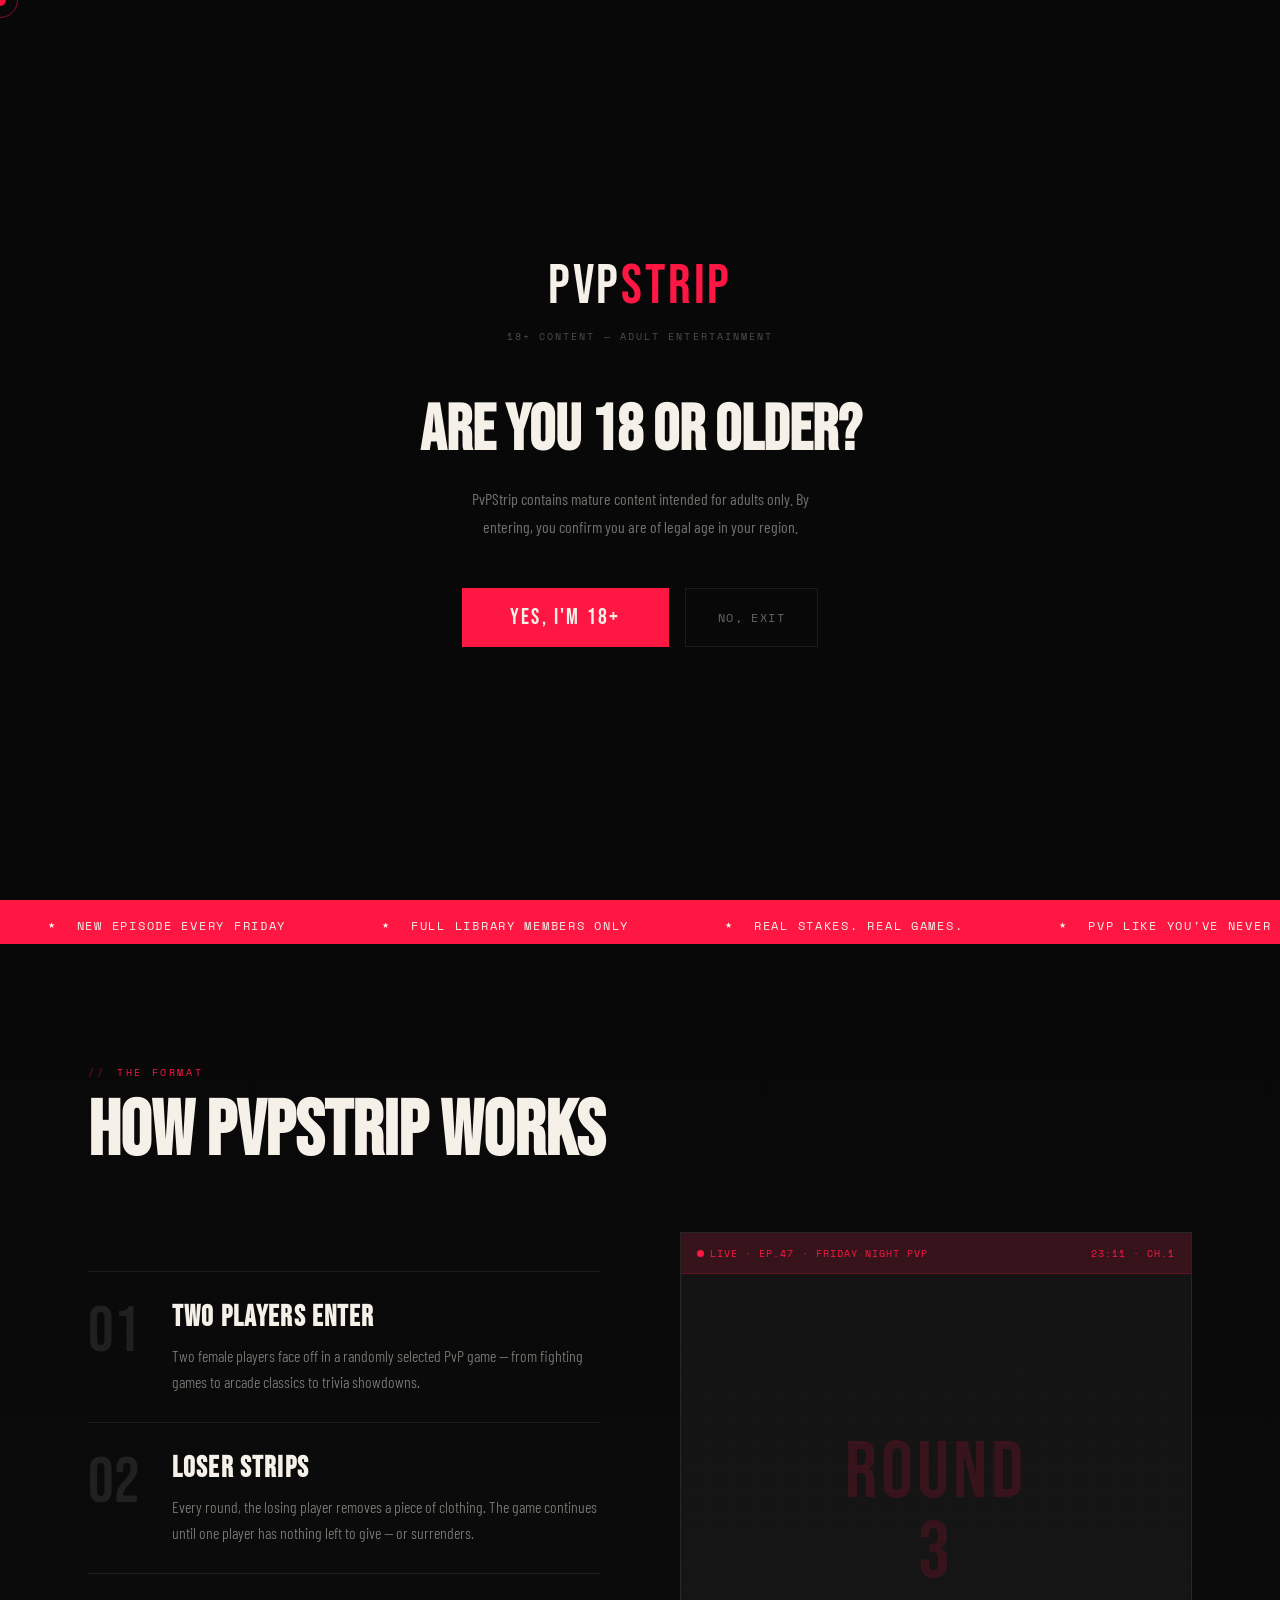
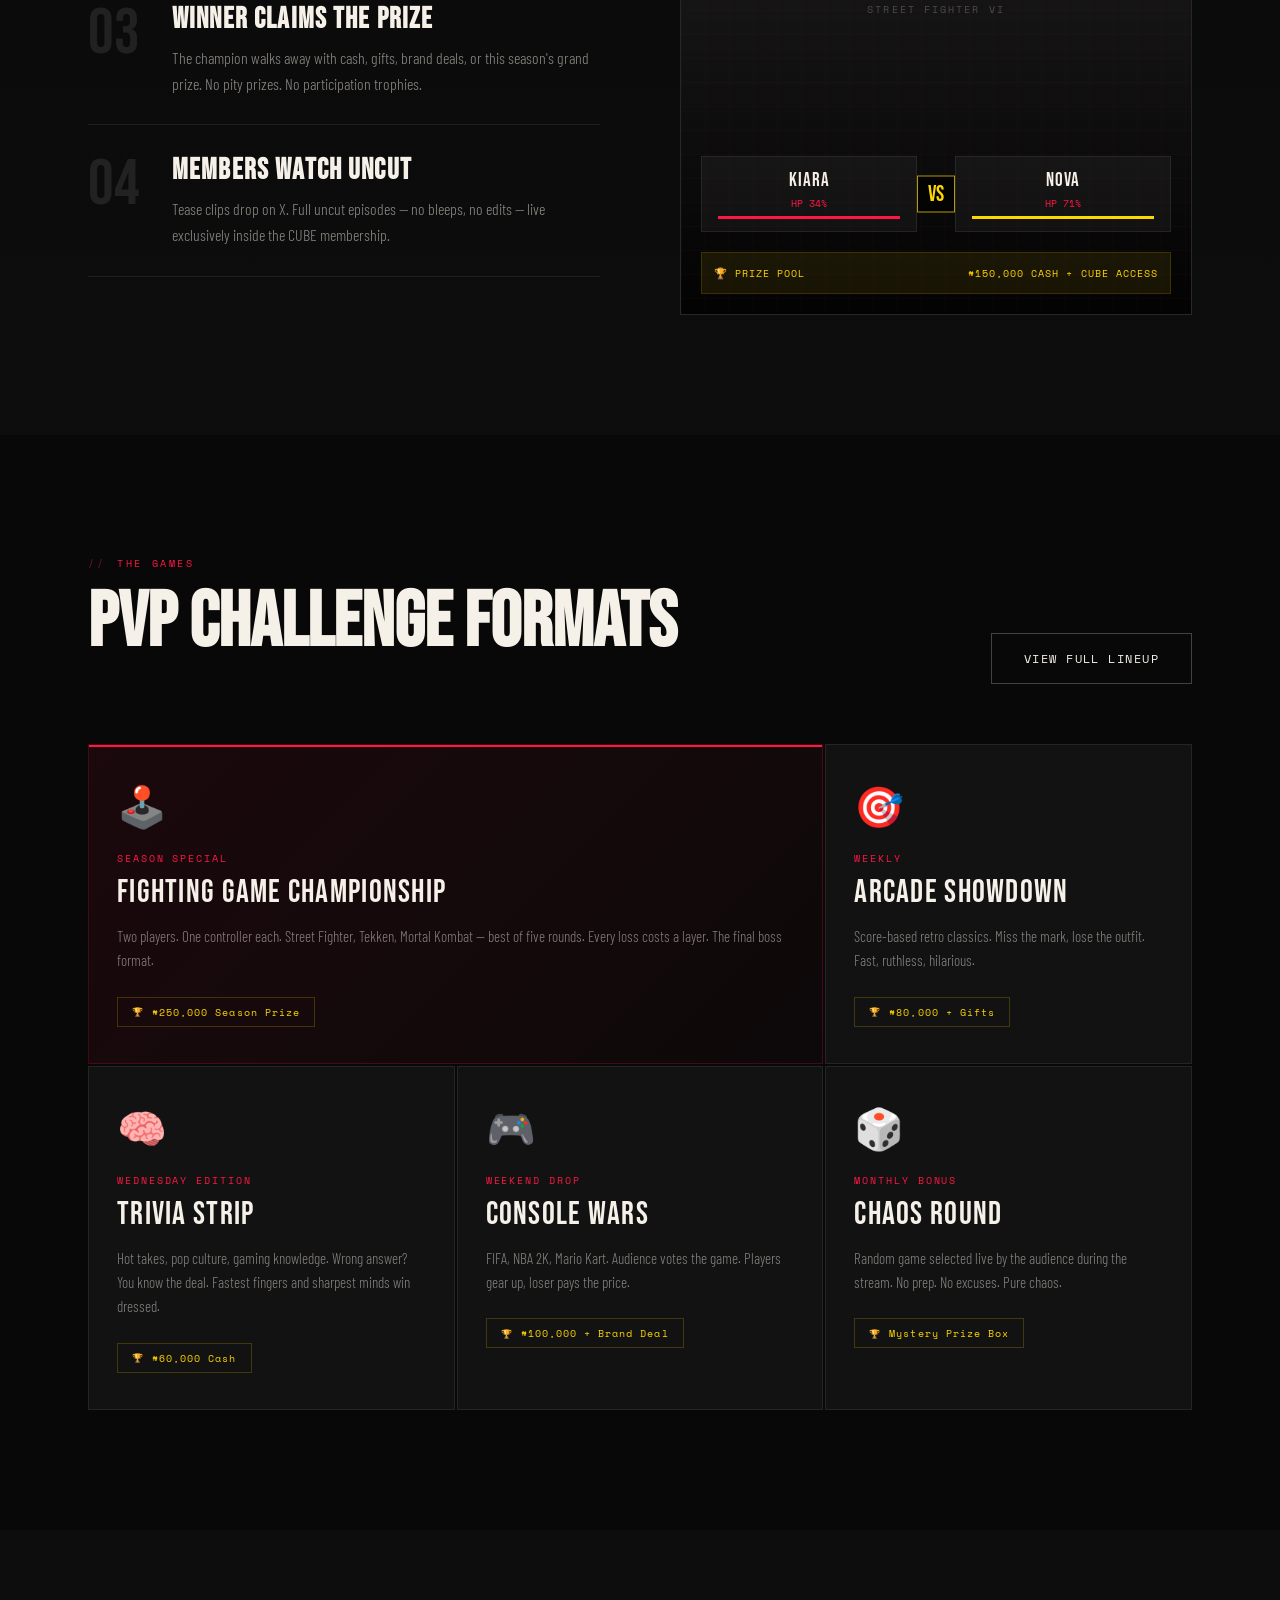
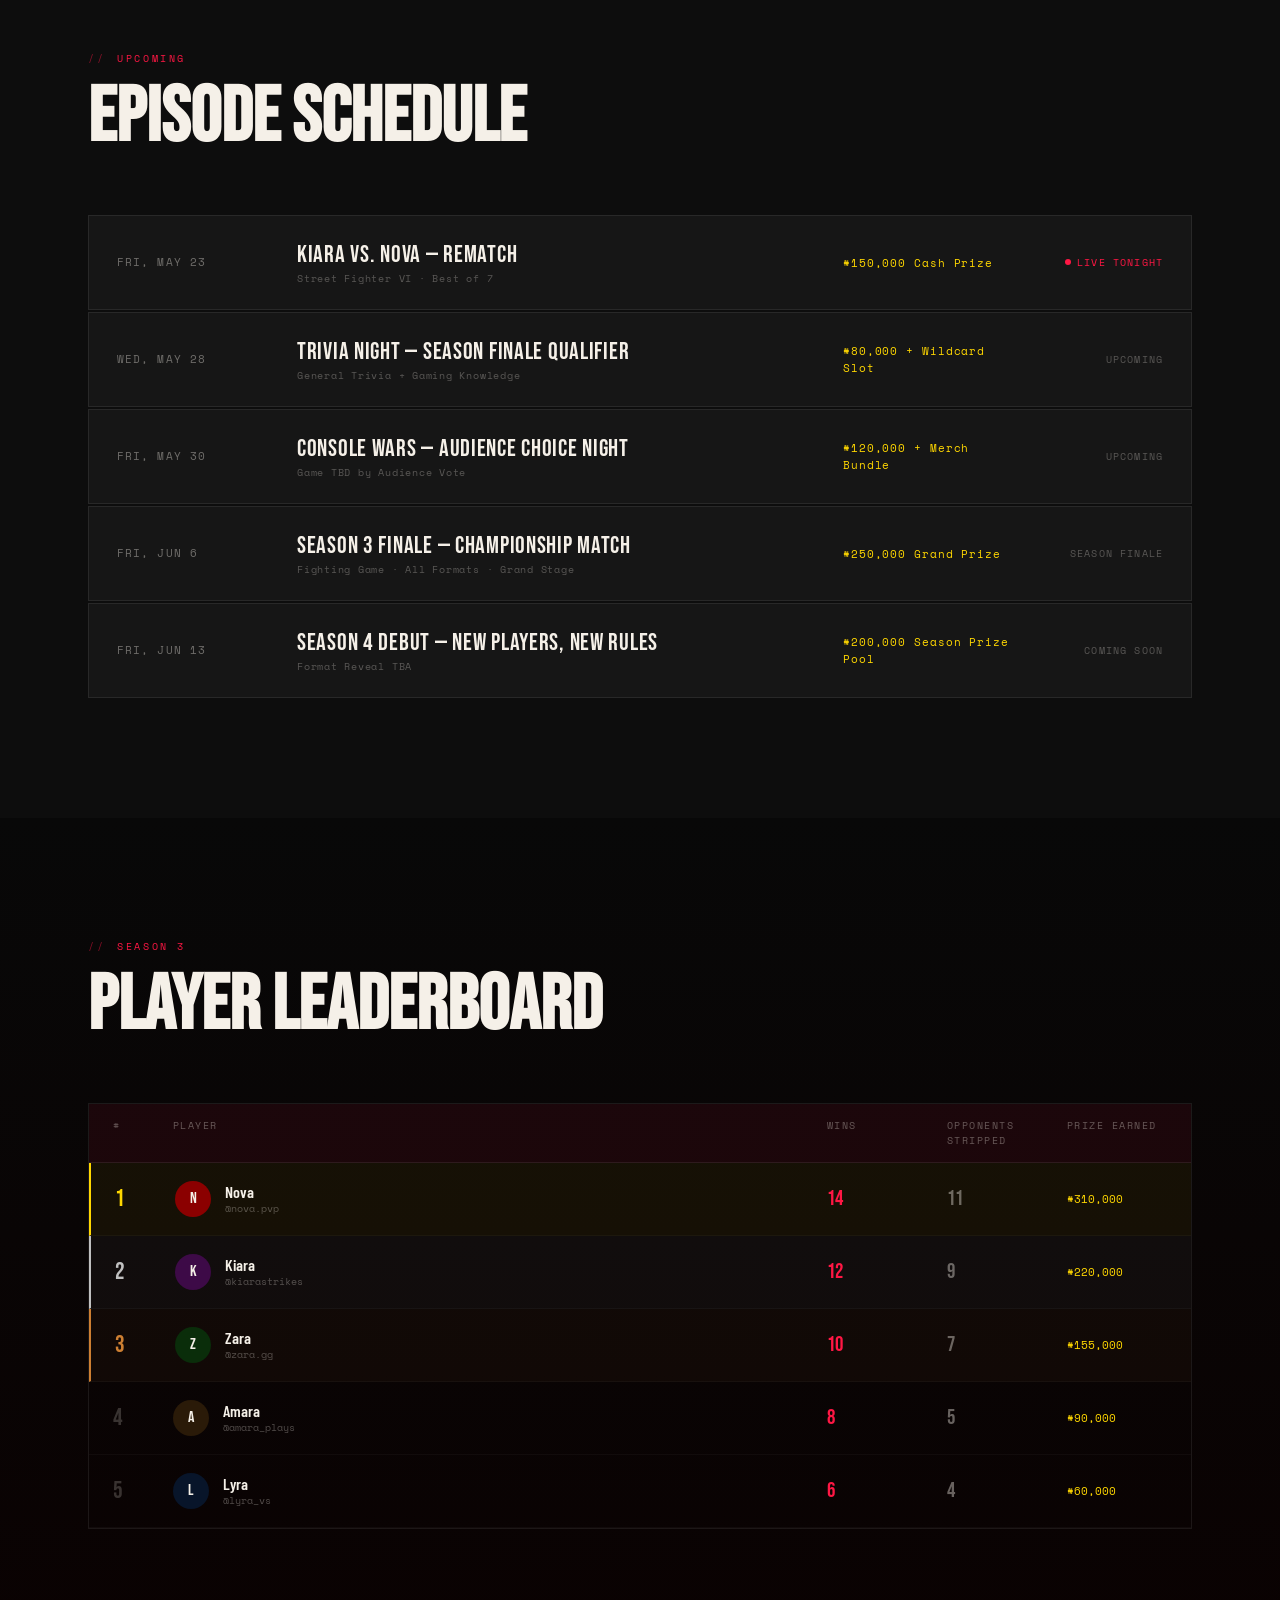
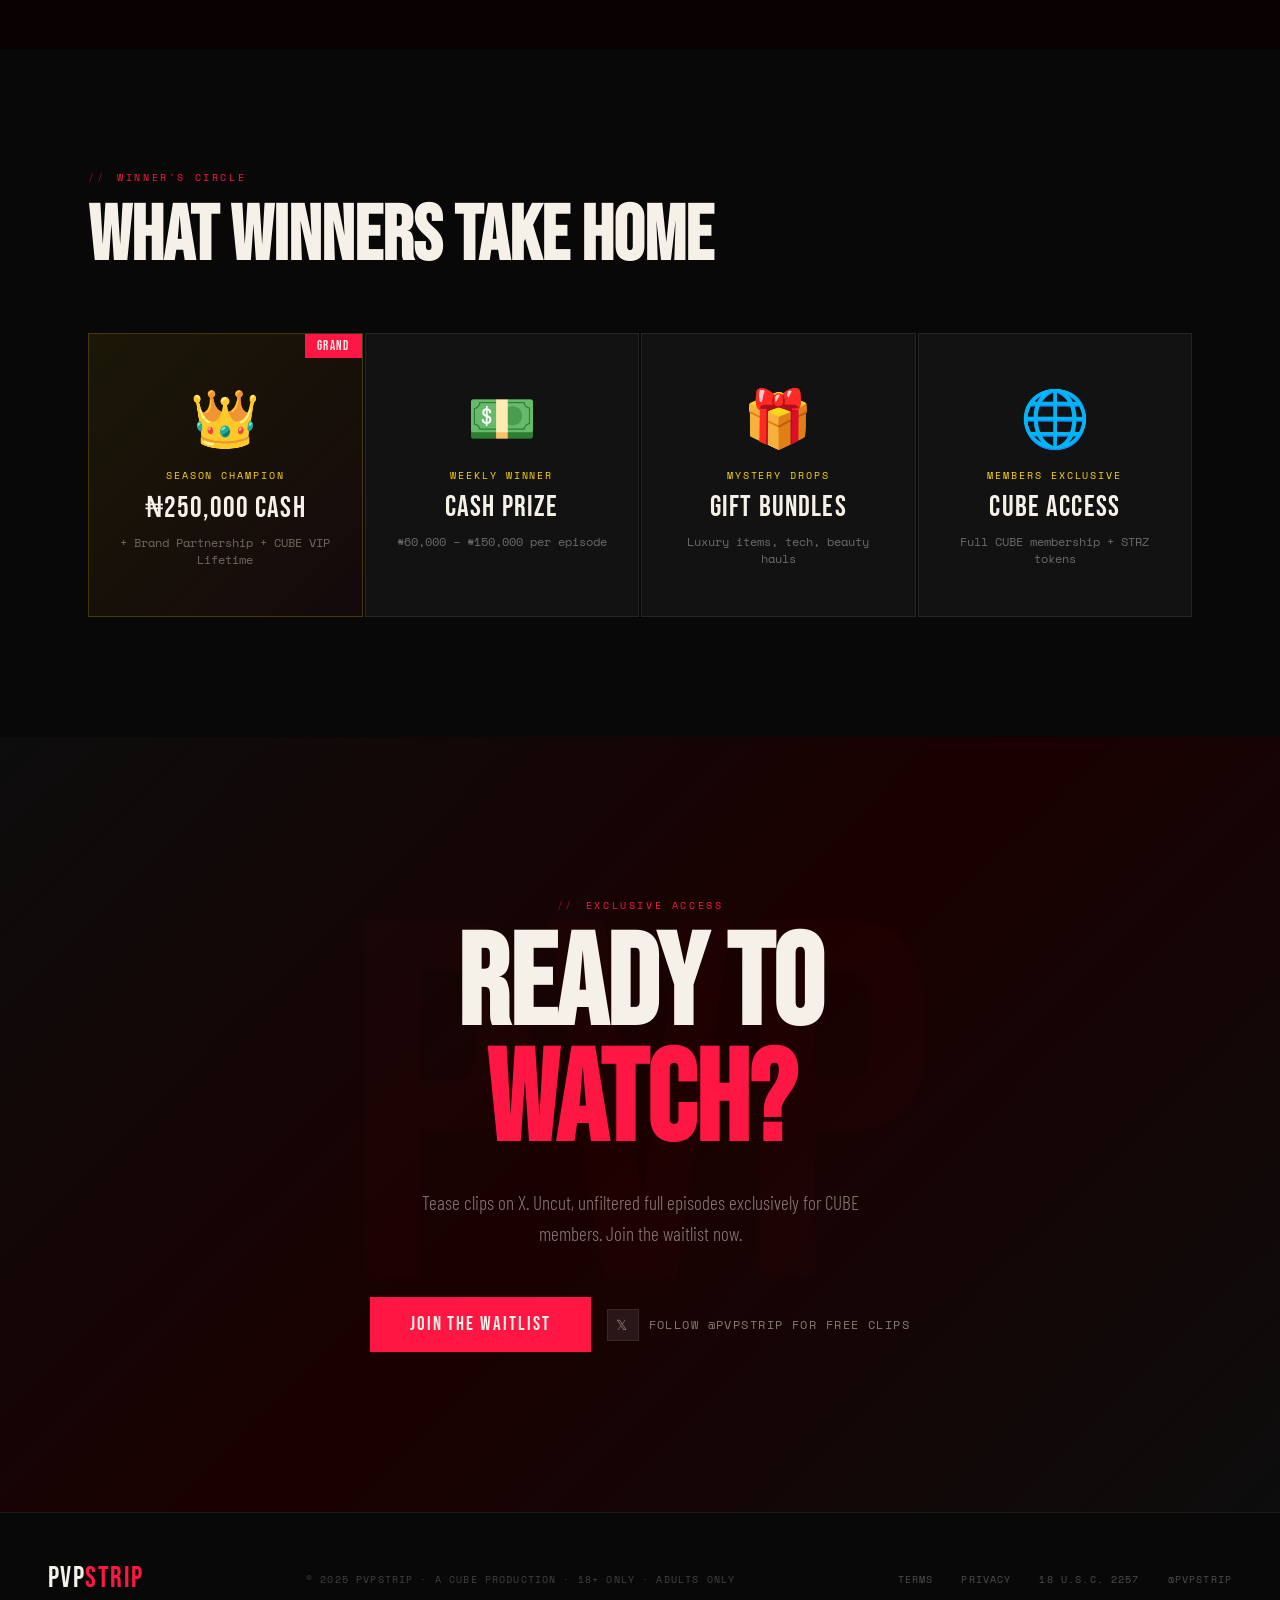
<file: pvp.html>
<!DOCTYPE html>
<html lang="en">
<head>
<meta charset="UTF-8">
<meta name="viewport" content="width=device-width, initial-scale=1.0">
<title>PvPStrip — Play. Win. Strip.</title>
<link rel="preconnect" href="https://fonts.googleapis.com">
<link href="https://fonts.googleapis.com/css2?family=Bebas+Neue&family=Barlow+Condensed:ital,wght@0,300;0,400;0,600;0,700;1,300;1,400&family=Space+Mono:wght@400;700&display=swap" rel="stylesheet">
<style>
  :root {
    --red: #FF1744;
    --red-dim: #8B0000;
    --gold: #FFD700;
    --gold-dim: #B8960C;
    --white: #F5F0E8;
    --off: #1A1A1A;
    --dark: #0D0D0D;
    --darker: #080808;
    --glass: rgba(255,255,255,0.04);
    --glass-border: rgba(255,255,255,0.08);
  }

  *, *::before, *::after { box-sizing: border-box; margin: 0; padding: 0; }

  html { scroll-behavior: smooth; }

  body {
    background: var(--darker);
    color: var(--white);
    font-family: 'Barlow Condensed', sans-serif;
    font-size: 18px;
    overflow-x: hidden;
    cursor: none;
  }

  /* CUSTOM CURSOR */
  .cursor {
    position: fixed;
    width: 12px; height: 12px;
    background: var(--red);
    border-radius: 50%;
    pointer-events: none;
    z-index: 9999;
    transform: translate(-50%, -50%);
    transition: transform 0.1s, background 0.2s;
    mix-blend-mode: difference;
  }
  .cursor-ring {
    position: fixed;
    width: 36px; height: 36px;
    border: 1px solid rgba(255,23,68,0.5);
    border-radius: 50%;
    pointer-events: none;
    z-index: 9998;
    transform: translate(-50%, -50%);
    transition: all 0.12s ease;
  }
  body:hover .cursor { transform: translate(-50%, -50%) scale(1); }

  /* SCANLINE OVERLAY */
  body::before {
    content: '';
    position: fixed;
    inset: 0;
    background: repeating-linear-gradient(
      0deg,
      transparent,
      transparent 2px,
      rgba(0,0,0,0.15) 2px,
      rgba(0,0,0,0.15) 4px
    );
    pointer-events: none;
    z-index: 100;
  }

  /* NOISE TEXTURE */
  body::after {
    content: '';
    position: fixed;
    inset: 0;
    background-image: url("data:image/svg+xml,%3Csvg viewBox='0 0 256 256' xmlns='http://www.w3.org/2000/svg'%3E%3Cfilter id='noise'%3E%3CfeTurbulence type='fractalNoise' baseFrequency='0.9' numOctaves='4' stitchTiles='stitch'/%3E%3C/filter%3E%3Crect width='100%25' height='100%25' filter='url(%23noise)' opacity='0.04'/%3E%3C/svg%3E");
    pointer-events: none;
    z-index: 99;
    opacity: 0.4;
  }

  /* NAV */
  nav {
    position: fixed;
    top: 0; left: 0; right: 0;
    z-index: 500;
    display: flex;
    align-items: center;
    justify-content: space-between;
    padding: 20px 48px;
    background: linear-gradient(to bottom, rgba(8,8,8,0.95), transparent);
    backdrop-filter: blur(2px);
  }

  .nav-logo {
    font-family: 'Bebas Neue', sans-serif;
    font-size: 2.2rem;
    letter-spacing: 0.05em;
    color: var(--white);
    text-decoration: none;
    position: relative;
  }
  .nav-logo span { color: var(--red); }
  .nav-logo::after {
    content: '●';
    font-size: 0.4em;
    color: var(--red);
    position: absolute;
    top: 4px;
    margin-left: 4px;
    animation: blink 1.2s step-end infinite;
  }
  @keyframes blink { 0%,100%{opacity:1} 50%{opacity:0} }

  .nav-links {
    display: flex;
    gap: 36px;
    list-style: none;
    align-items: center;
  }
  .nav-links a {
    font-family: 'Space Mono', monospace;
    font-size: 0.72rem;
    letter-spacing: 0.15em;
    text-transform: uppercase;
    color: rgba(245,240,232,0.55);
    text-decoration: none;
    transition: color 0.2s;
    position: relative;
  }
  .nav-links a::after {
    content: '';
    position: absolute;
    bottom: -4px; left: 0;
    width: 0; height: 1px;
    background: var(--red);
    transition: width 0.25s;
  }
  .nav-links a:hover { color: var(--white); }
  .nav-links a:hover::after { width: 100%; }

  .nav-cta {
    background: var(--red);
    color: var(--white) !important;
    padding: 8px 20px;
    font-family: 'Space Mono', monospace !important;
    font-size: 0.72rem !important;
    letter-spacing: 0.12em !important;
    border: none;
    cursor: none;
    transition: background 0.2s, transform 0.1s !important;
  }
  .nav-cta::after { display: none !important; }
  .nav-cta:hover { background: #cc0033 !important; transform: scale(1.04) !important; }

  /* HERO */
  .hero {
    min-height: 100vh;
    display: flex;
    align-items: center;
    position: relative;
    overflow: hidden;
    padding: 0 48px;
  }

  .hero-bg {
    position: absolute;
    inset: 0;
    background:
      radial-gradient(ellipse 60% 80% at 70% 50%, rgba(255,23,68,0.12) 0%, transparent 70%),
      radial-gradient(ellipse 40% 60% at 20% 80%, rgba(255,215,0,0.05) 0%, transparent 60%),
      linear-gradient(135deg, #0D0D0D 0%, #0a0000 50%, #0D0D0D 100%);
  }

  /* Animated grid lines */
  .hero-grid {
    position: absolute;
    inset: 0;
    background-image:
      linear-gradient(rgba(255,23,68,0.06) 1px, transparent 1px),
      linear-gradient(90deg, rgba(255,23,68,0.06) 1px, transparent 1px);
    background-size: 60px 60px;
    animation: gridMove 20s linear infinite;
  }
  @keyframes gridMove {
    0% { transform: perspective(500px) rotateX(10deg) translateY(0); }
    100% { transform: perspective(500px) rotateX(10deg) translateY(60px); }
  }

  .hero-content {
    position: relative;
    z-index: 2;
    max-width: 800px;
  }

  .hero-tag {
    font-family: 'Space Mono', monospace;
    font-size: 0.72rem;
    letter-spacing: 0.2em;
    color: var(--red);
    text-transform: uppercase;
    margin-bottom: 20px;
    display: flex;
    align-items: center;
    gap: 12px;
    animation: fadeUp 0.8s ease both;
  }
  .hero-tag::before {
    content: '';
    display: block;
    width: 40px; height: 1px;
    background: var(--red);
  }

  .hero-title {
    font-family: 'Bebas Neue', sans-serif;
    font-size: clamp(5rem, 12vw, 11rem);
    line-height: 0.92;
    letter-spacing: -0.01em;
    margin-bottom: 28px;
    animation: fadeUp 0.8s 0.15s ease both;
  }
  .hero-title .red { color: var(--red); }
  .hero-title .stroke {
    -webkit-text-stroke: 1px var(--white);
    color: transparent;
  }

  /* Glitch effect on title */
  .glitch {
    position: relative;
  }
  .glitch::before, .glitch::after {
    content: attr(data-text);
    position: absolute;
    top: 0; left: 0;
    width: 100%;
    opacity: 0;
  }
  .glitch::before {
    color: var(--red);
    clip-path: polygon(0 20%, 100% 20%, 100% 40%, 0 40%);
    animation: glitch1 4s 2s infinite;
  }
  .glitch::after {
    color: #00ffff;
    clip-path: polygon(0 60%, 100% 60%, 100% 80%, 0 80%);
    animation: glitch2 4s 2.1s infinite;
  }
  @keyframes glitch1 {
    0%,90%,100%{opacity:0;transform:none}
    92%{opacity:1;transform:translateX(-4px)}
    94%{opacity:0}
    96%{opacity:1;transform:translateX(4px)}
    98%{opacity:0}
  }
  @keyframes glitch2 {
    0%,90%,100%{opacity:0;transform:none}
    92%{opacity:1;transform:translateX(4px)}
    94%{opacity:0}
    96%{opacity:1;transform:translateX(-4px)}
    98%{opacity:0}
  }

  .hero-sub {
    font-size: 1.3rem;
    font-weight: 300;
    color: rgba(245,240,232,0.65);
    line-height: 1.5;
    max-width: 480px;
    margin-bottom: 44px;
    animation: fadeUp 0.8s 0.3s ease both;
  }
  .hero-sub strong { color: var(--white); font-weight: 600; }

  .hero-actions {
    display: flex;
    gap: 16px;
    align-items: center;
    animation: fadeUp 0.8s 0.45s ease both;
  }

  .btn-primary {
    background: var(--red);
    color: var(--white);
    font-family: 'Bebas Neue', sans-serif;
    font-size: 1.2rem;
    letter-spacing: 0.1em;
    padding: 16px 40px;
    border: none;
    cursor: none;
    text-decoration: none;
    display: inline-block;
    position: relative;
    overflow: hidden;
    transition: transform 0.15s;
  }
  .btn-primary::before {
    content: '';
    position: absolute;
    top: 0; left: -100%;
    width: 100%; height: 100%;
    background: linear-gradient(90deg, transparent, rgba(255,255,255,0.15), transparent);
    transition: left 0.4s;
  }
  .btn-primary:hover::before { left: 100%; }
  .btn-primary:hover { transform: translateY(-2px); }

  .btn-outline {
    border: 1px solid rgba(245,240,232,0.25);
    color: var(--white);
    font-family: 'Space Mono', monospace;
    font-size: 0.75rem;
    letter-spacing: 0.12em;
    padding: 16px 32px;
    text-decoration: none;
    display: inline-block;
    text-transform: uppercase;
    transition: border-color 0.2s, color 0.2s;
  }
  .btn-outline:hover { border-color: var(--red); color: var(--red); }

  .hero-stats {
    position: absolute;
    right: 48px;
    bottom: 80px;
    display: flex;
    flex-direction: column;
    gap: 24px;
    animation: fadeUp 0.8s 0.6s ease both;
  }
  .stat-item { text-align: right; }
  .stat-num {
    font-family: 'Bebas Neue', sans-serif;
    font-size: 2.8rem;
    line-height: 1;
    color: var(--red);
  }
  .stat-label {
    font-family: 'Space Mono', monospace;
    font-size: 0.62rem;
    letter-spacing: 0.15em;
    color: rgba(245,240,232,0.4);
    text-transform: uppercase;
  }

  .scroll-hint {
    position: absolute;
    bottom: 32px;
    left: 48px;
    display: flex;
    align-items: center;
    gap: 12px;
    font-family: 'Space Mono', monospace;
    font-size: 0.6rem;
    letter-spacing: 0.2em;
    color: rgba(245,240,232,0.3);
    text-transform: uppercase;
    animation: fadeUp 1s 1s ease both;
  }
  .scroll-line {
    width: 40px; height: 1px;
    background: rgba(245,240,232,0.2);
    position: relative;
    overflow: hidden;
  }
  .scroll-line::after {
    content: '';
    position: absolute;
    top: 0; left: -100%;
    width: 100%; height: 100%;
    background: var(--red);
    animation: scrollPulse 2s ease infinite;
  }
  @keyframes scrollPulse { 0%{left:-100%} 100%{left:100%} }

  @keyframes fadeUp {
    from { opacity: 0; transform: translateY(30px); }
    to { opacity: 1; transform: translateY(0); }
  }

  /* LIVE TICKER */
  .ticker {
    background: var(--red);
    padding: 10px 0;
    overflow: hidden;
    white-space: nowrap;
    position: relative;
  }
  .ticker-inner {
    display: inline-flex;
    animation: ticker 30s linear infinite;
  }
  .ticker-item {
    font-family: 'Space Mono', monospace;
    font-size: 0.72rem;
    letter-spacing: 0.15em;
    text-transform: uppercase;
    padding: 0 48px;
    display: inline-flex;
    align-items: center;
    gap: 20px;
  }
  .ticker-item::before {
    content: '★';
    font-size: 0.7em;
  }
  @keyframes ticker {
    0% { transform: translateX(0); }
    100% { transform: translateX(-50%); }
  }

  /* SECTION COMMON */
  section { position: relative; }
  .section-inner {
    max-width: 1200px;
    margin: 0 auto;
    padding: 0 48px;
  }

  .section-label {
    font-family: 'Space Mono', monospace;
    font-size: 0.65rem;
    letter-spacing: 0.25em;
    text-transform: uppercase;
    color: var(--red);
    margin-bottom: 16px;
    display: flex;
    align-items: center;
    gap: 12px;
  }
  .section-label::before {
    content: '//';
    opacity: 0.5;
  }

  .section-title {
    font-family: 'Bebas Neue', sans-serif;
    font-size: clamp(3rem, 6vw, 5.5rem);
    line-height: 0.95;
    margin-bottom: 24px;
  }

  /* HOW IT WORKS */
  .hiw {
    padding: 120px 0;
    background: linear-gradient(to bottom, var(--darker), var(--dark));
  }

  .hiw-grid {
    display: grid;
    grid-template-columns: 1fr 1fr;
    gap: 80px;
    align-items: center;
    margin-top: 64px;
  }

  .hiw-steps {
    display: flex;
    flex-direction: column;
    gap: 0;
  }

  .step {
    display: flex;
    gap: 24px;
    padding: 28px 0;
    border-bottom: 1px solid var(--glass-border);
    position: relative;
    transition: padding-left 0.3s;
  }
  .step:first-child { border-top: 1px solid var(--glass-border); }
  .step:hover { padding-left: 12px; }
  .step:hover .step-num { color: var(--red); }

  .step-num {
    font-family: 'Bebas Neue', sans-serif;
    font-size: 4rem;
    line-height: 1;
    color: rgba(245,240,232,0.1);
    min-width: 60px;
    transition: color 0.3s;
  }

  .step-content h3 {
    font-family: 'Bebas Neue', sans-serif;
    font-size: 1.8rem;
    letter-spacing: 0.04em;
    margin-bottom: 8px;
  }
  .step-content p {
    font-size: 1rem;
    font-weight: 300;
    color: rgba(245,240,232,0.55);
    line-height: 1.6;
  }

  .hiw-visual {
    position: relative;
    aspect-ratio: 9/12;
    background: var(--glass);
    border: 1px solid var(--glass-border);
    overflow: hidden;
  }

  /* Fake screen with game UI */
  .screen-mockup {
    position: absolute;
    inset: 0;
    display: flex;
    flex-direction: column;
    overflow: hidden;
  }
  .screen-header {
    background: rgba(255,23,68,0.15);
    border-bottom: 1px solid rgba(255,23,68,0.2);
    padding: 12px 16px;
    display: flex;
    justify-content: space-between;
    align-items: center;
    font-family: 'Space Mono', monospace;
    font-size: 0.65rem;
    letter-spacing: 0.1em;
    color: var(--red);
  }
  .live-dot {
    width: 7px; height: 7px;
    background: var(--red);
    border-radius: 50%;
    display: inline-block;
    margin-right: 6px;
    animation: blink 1s step-end infinite;
  }
  .screen-body {
    flex: 1;
    display: flex;
    flex-direction: column;
    justify-content: flex-end;
    padding: 20px;
    background: linear-gradient(to top, rgba(0,0,0,0.9) 0%, transparent 50%);
    position: relative;
  }
  .players-bar {
    display: flex;
    justify-content: space-between;
    margin-bottom: 20px;
  }
  .player-card {
    background: var(--glass);
    border: 1px solid var(--glass-border);
    padding: 12px 16px;
    text-align: center;
    width: 46%;
  }
  .player-name {
    font-family: 'Bebas Neue', sans-serif;
    font-size: 1.2rem;
    letter-spacing: 0.05em;
  }
  .player-hp {
    font-family: 'Space Mono', monospace;
    font-size: 0.6rem;
    color: var(--red);
    margin-top: 4px;
  }
  .hp-bar {
    height: 3px;
    background: rgba(255,255,255,0.1);
    margin-top: 6px;
    position: relative;
    overflow: hidden;
  }
  .hp-fill {
    height: 100%;
    background: var(--red);
    animation: hpPulse 3s ease infinite alternate;
  }
  @keyframes hpPulse {
    0% { width: 75%; }
    100% { width: 30%; }
  }
  .hp-fill-2 {
    height: 100%;
    background: #FFD700;
    animation: hpPulse2 3s ease infinite alternate;
  }
  @keyframes hpPulse2 {
    0% { width: 90%; }
    100% { width: 65%; }
  }

  .vs-badge {
    position: absolute;
    top: 50%;
    left: 50%;
    transform: translate(-50%, -50%);
    font-family: 'Bebas Neue', sans-serif;
    font-size: 1.4rem;
    color: var(--gold);
    background: rgba(0,0,0,0.7);
    border: 1px solid var(--gold-dim);
    padding: 4px 10px;
  }

  .prize-strip {
    background: rgba(255,215,0,0.08);
    border: 1px solid rgba(255,215,0,0.15);
    padding: 12px;
    font-family: 'Space Mono', monospace;
    font-size: 0.65rem;
    color: var(--gold);
    letter-spacing: 0.1em;
    display: flex;
    justify-content: space-between;
  }

  .screen-overlay-grid {
    position: absolute;
    inset: 0;
    background-image:
      linear-gradient(rgba(255,23,68,0.04) 1px, transparent 1px),
      linear-gradient(90deg, rgba(255,23,68,0.04) 1px, transparent 1px);
    background-size: 24px 24px;
    pointer-events: none;
  }

  /* GAMES / CHALLENGES */
  .challenges {
    padding: 120px 0;
    background: var(--darker);
  }

  .challenges-header {
    display: flex;
    justify-content: space-between;
    align-items: flex-end;
    margin-bottom: 60px;
  }

  .challenge-grid {
    display: grid;
    grid-template-columns: repeat(3, 1fr);
    gap: 2px;
  }

  .challenge-card {
    background: var(--glass);
    border: 1px solid var(--glass-border);
    padding: 36px 28px;
    position: relative;
    overflow: hidden;
    transition: border-color 0.3s, transform 0.3s;
    cursor: none;
  }
  .challenge-card::before {
    content: '';
    position: absolute;
    top: 0; left: 0;
    width: 100%; height: 2px;
    background: var(--red);
    transform: scaleX(0);
    transform-origin: left;
    transition: transform 0.3s;
  }
  .challenge-card:hover { border-color: rgba(255,23,68,0.3); transform: translateY(-4px); }
  .challenge-card:hover::before { transform: scaleX(1); }
  .challenge-card.featured {
    grid-column: span 2;
    background: linear-gradient(135deg, rgba(255,23,68,0.08), rgba(255,23,68,0.02));
    border-color: rgba(255,23,68,0.2);
  }
  .challenge-card.featured::before { transform: scaleX(1); }

  .challenge-icon {
    font-size: 2.5rem;
    margin-bottom: 20px;
    display: block;
  }
  .challenge-label {
    font-family: 'Space Mono', monospace;
    font-size: 0.6rem;
    letter-spacing: 0.2em;
    color: var(--red);
    text-transform: uppercase;
    margin-bottom: 8px;
  }
  .challenge-title {
    font-family: 'Bebas Neue', sans-serif;
    font-size: 2rem;
    letter-spacing: 0.04em;
    margin-bottom: 12px;
  }
  .challenge-desc {
    font-size: 0.95rem;
    font-weight: 300;
    color: rgba(245,240,232,0.5);
    line-height: 1.6;
  }
  .challenge-prize {
    margin-top: 24px;
    display: inline-flex;
    align-items: center;
    gap: 8px;
    font-family: 'Space Mono', monospace;
    font-size: 0.65rem;
    letter-spacing: 0.1em;
    color: var(--gold);
    border: 1px solid rgba(255,215,0,0.2);
    padding: 6px 14px;
  }
  .challenge-prize::before { content: '🏆'; font-size: 0.85em; }

  /* LEADERBOARD */
  .leaderboard {
    padding: 120px 0;
    background: linear-gradient(to bottom, var(--darker), #0a0202);
  }

  .lb-table {
    margin-top: 60px;
    border: 1px solid var(--glass-border);
    overflow: hidden;
  }
  .lb-header {
    display: grid;
    grid-template-columns: 60px 1fr 120px 120px 100px;
    padding: 14px 24px;
    background: rgba(255,23,68,0.08);
    border-bottom: 1px solid var(--glass-border);
    font-family: 'Space Mono', monospace;
    font-size: 0.62rem;
    letter-spacing: 0.15em;
    color: rgba(245,240,232,0.35);
    text-transform: uppercase;
  }
  .lb-row {
    display: grid;
    grid-template-columns: 60px 1fr 120px 120px 100px;
    padding: 18px 24px;
    border-bottom: 1px solid rgba(255,255,255,0.03);
    align-items: center;
    transition: background 0.2s;
    cursor: none;
  }
  .lb-row:hover { background: var(--glass); }
  .lb-row.top-1 { background: rgba(255,215,0,0.05); border-left: 2px solid var(--gold); }
  .lb-row.top-2 { background: rgba(192,192,192,0.04); border-left: 2px solid #C0C0C0; }
  .lb-row.top-3 { background: rgba(205,127,50,0.04); border-left: 2px solid #CD7F32; }

  .lb-rank {
    font-family: 'Bebas Neue', sans-serif;
    font-size: 1.5rem;
    color: rgba(245,240,232,0.2);
  }
  .lb-row.top-1 .lb-rank { color: var(--gold); }
  .lb-row.top-2 .lb-rank { color: #C0C0C0; }
  .lb-row.top-3 .lb-rank { color: #CD7F32; }

  .lb-player {
    display: flex;
    align-items: center;
    gap: 14px;
  }
  .lb-avatar {
    width: 36px; height: 36px;
    border-radius: 50%;
    background: var(--red-dim);
    display: flex;
    align-items: center;
    justify-content: center;
    font-family: 'Bebas Neue', sans-serif;
    font-size: 1rem;
    flex-shrink: 0;
  }
  .lb-name {
    font-family: 'Barlow Condensed', sans-serif;
    font-weight: 600;
    font-size: 1rem;
  }
  .lb-handle {
    font-family: 'Space Mono', monospace;
    font-size: 0.6rem;
    color: rgba(245,240,232,0.3);
  }
  .lb-wins {
    font-family: 'Bebas Neue', sans-serif;
    font-size: 1.3rem;
    color: var(--red);
  }
  .lb-strips {
    font-family: 'Bebas Neue', sans-serif;
    font-size: 1.3rem;
    color: rgba(245,240,232,0.4);
  }
  .lb-prize {
    font-family: 'Space Mono', monospace;
    font-size: 0.7rem;
    color: var(--gold);
  }

  /* PRIZES */
  .prizes {
    padding: 120px 0;
    background: var(--darker);
  }

  .prizes-grid {
    display: grid;
    grid-template-columns: repeat(4, 1fr);
    gap: 2px;
    margin-top: 60px;
  }

  .prize-card {
    padding: 48px 28px;
    background: var(--glass);
    border: 1px solid var(--glass-border);
    text-align: center;
    position: relative;
    overflow: hidden;
    transition: transform 0.3s;
  }
  .prize-card:hover { transform: translateY(-6px); }
  .prize-card.featured-prize {
    background: linear-gradient(135deg, rgba(255,215,0,0.08), rgba(255,23,68,0.05));
    border-color: rgba(255,215,0,0.2);
  }
  .prize-rank-badge {
    position: absolute;
    top: 0; right: 0;
    font-family: 'Bebas Neue', sans-serif;
    font-size: 0.8rem;
    letter-spacing: 0.1em;
    background: var(--red);
    padding: 4px 12px;
  }
  .prize-icon-large {
    font-size: 3.5rem;
    display: block;
    margin-bottom: 16px;
  }
  .prize-tier {
    font-family: 'Space Mono', monospace;
    font-size: 0.6rem;
    letter-spacing: 0.2em;
    color: var(--gold);
    text-transform: uppercase;
    margin-bottom: 8px;
  }
  .prize-name {
    font-family: 'Bebas Neue', sans-serif;
    font-size: 1.8rem;
    letter-spacing: 0.04em;
    margin-bottom: 8px;
  }
  .prize-value {
    font-family: 'Space Mono', monospace;
    font-size: 0.75rem;
    color: rgba(245,240,232,0.4);
  }

  /* JOIN / CTA SECTION */
  .join {
    padding: 160px 0;
    background: linear-gradient(135deg, #0D0D0D 0%, #1a0000 50%, #0D0D0D 100%);
    text-align: center;
    position: relative;
    overflow: hidden;
  }
  .join::before {
    content: 'PVP';
    position: absolute;
    font-family: 'Bebas Neue', sans-serif;
    font-size: 40vw;
    color: rgba(255,23,68,0.02);
    top: 50%;
    left: 50%;
    transform: translate(-50%, -50%);
    pointer-events: none;
    line-height: 1;
    white-space: nowrap;
  }
  .join-content { position: relative; z-index: 2; }
  .join-title {
    font-family: 'Bebas Neue', sans-serif;
    font-size: clamp(4rem, 10vw, 9rem);
    line-height: 0.9;
    margin-bottom: 28px;
  }
  .join-title .accent { color: var(--red); }
  .join-sub {
    font-size: 1.2rem;
    font-weight: 300;
    color: rgba(245,240,232,0.5);
    max-width: 480px;
    margin: 0 auto 48px;
    line-height: 1.6;
  }
  .join-actions {
    display: flex;
    gap: 16px;
    justify-content: center;
    align-items: center;
  }

  .x-link {
    display: inline-flex;
    align-items: center;
    gap: 10px;
    font-family: 'Space Mono', monospace;
    font-size: 0.75rem;
    letter-spacing: 0.12em;
    color: rgba(245,240,232,0.5);
    text-decoration: none;
    text-transform: uppercase;
    transition: color 0.2s;
  }
  .x-link:hover { color: var(--white); }
  .x-icon {
    width: 32px; height: 32px;
    background: rgba(255,255,255,0.08);
    border: 1px solid var(--glass-border);
    display: flex;
    align-items: center;
    justify-content: center;
    font-size: 0.85rem;
    transition: background 0.2s;
  }
  .x-link:hover .x-icon { background: rgba(255,255,255,0.15); }

  /* FOOTER */
  footer {
    border-top: 1px solid var(--glass-border);
    padding: 48px;
    display: flex;
    justify-content: space-between;
    align-items: center;
    background: var(--darker);
  }
  .footer-logo {
    font-family: 'Bebas Neue', sans-serif;
    font-size: 1.8rem;
    letter-spacing: 0.05em;
  }
  .footer-logo span { color: var(--red); }
  .footer-copy {
    font-family: 'Space Mono', monospace;
    font-size: 0.6rem;
    letter-spacing: 0.12em;
    color: rgba(245,240,232,0.25);
    text-transform: uppercase;
  }
  .footer-links {
    display: flex;
    gap: 28px;
  }
  .footer-links a {
    font-family: 'Space Mono', monospace;
    font-size: 0.6rem;
    letter-spacing: 0.12em;
    color: rgba(245,240,232,0.3);
    text-decoration: none;
    text-transform: uppercase;
    transition: color 0.2s;
  }
  .footer-links a:hover { color: var(--red); }

  /* MODAL */
  .modal-overlay {
    position: fixed;
    inset: 0;
    background: rgba(0,0,0,0.88);
    z-index: 800;
    display: flex;
    align-items: center;
    justify-content: center;
    opacity: 0;
    pointer-events: none;
    transition: opacity 0.3s;
    backdrop-filter: blur(8px);
  }
  .modal-overlay.active { opacity: 1; pointer-events: all; }
  .modal {
    background: var(--dark);
    border: 1px solid var(--glass-border);
    border-top: 2px solid var(--red);
    width: 480px;
    max-width: 90vw;
    padding: 48px;
    transform: translateY(20px);
    transition: transform 0.3s;
    position: relative;
  }
  .modal-overlay.active .modal { transform: translateY(0); }
  .modal-close {
    position: absolute;
    top: 16px; right: 16px;
    background: none;
    border: none;
    color: rgba(245,240,232,0.4);
    font-size: 1.2rem;
    cursor: none;
    transition: color 0.2s;
  }
  .modal-close:hover { color: var(--red); }
  .modal-title {
    font-family: 'Bebas Neue', sans-serif;
    font-size: 2.5rem;
    margin-bottom: 8px;
  }
  .modal-sub {
    font-family: 'Space Mono', monospace;
    font-size: 0.65rem;
    color: rgba(245,240,232,0.4);
    letter-spacing: 0.12em;
    margin-bottom: 32px;
    text-transform: uppercase;
  }
  .modal-field {
    margin-bottom: 16px;
  }
  .modal-field label {
    display: block;
    font-family: 'Space Mono', monospace;
    font-size: 0.62rem;
    letter-spacing: 0.15em;
    color: rgba(245,240,232,0.4);
    text-transform: uppercase;
    margin-bottom: 8px;
  }
  .modal-field input, .modal-field select {
    width: 100%;
    background: rgba(255,255,255,0.04);
    border: 1px solid var(--glass-border);
    color: var(--white);
    font-family: 'Barlow Condensed', sans-serif;
    font-size: 1.1rem;
    padding: 12px 16px;
    outline: none;
    transition: border-color 0.2s;
    cursor: none;
    -webkit-appearance: none;
  }
  .modal-field input:focus, .modal-field select:focus { border-color: var(--red); }
  .modal-field select option { background: var(--dark); }
  .modal-note {
    font-family: 'Space Mono', monospace;
    font-size: 0.58rem;
    color: rgba(245,240,232,0.25);
    letter-spacing: 0.08em;
    line-height: 1.6;
    margin-top: 16px;
    margin-bottom: 24px;
  }
  .modal-submit {
    width: 100%;
    background: var(--red);
    border: none;
    color: var(--white);
    font-family: 'Bebas Neue', sans-serif;
    font-size: 1.4rem;
    letter-spacing: 0.1em;
    padding: 16px;
    cursor: none;
    transition: background 0.2s;
  }
  .modal-submit:hover { background: #cc0033; }
  .modal-success {
    text-align: center;
    display: none;
  }
  .modal-success.visible { display: block; }
  .modal-success-icon {
    font-size: 3rem;
    margin-bottom: 16px;
  }
  .modal-success h3 {
    font-family: 'Bebas Neue', sans-serif;
    font-size: 2rem;
    color: var(--red);
    margin-bottom: 8px;
  }
  .modal-success p {
    font-size: 0.95rem;
    color: rgba(245,240,232,0.5);
    line-height: 1.6;
  }

  /* EPISODE SCHEDULE */
  .schedule {
    padding: 120px 0;
    background: var(--dark);
  }
  .schedule-list {
    margin-top: 60px;
    display: flex;
    flex-direction: column;
    gap: 2px;
  }
  .ep-row {
    display: grid;
    grid-template-columns: 160px 1fr 180px 120px;
    align-items: center;
    padding: 24px 28px;
    background: var(--glass);
    border: 1px solid var(--glass-border);
    transition: border-color 0.2s, background 0.2s;
    cursor: none;
    gap: 20px;
  }
  .ep-row:hover { border-color: rgba(255,23,68,0.25); background: rgba(255,23,68,0.04); }
  .ep-date {
    font-family: 'Space Mono', monospace;
    font-size: 0.68rem;
    letter-spacing: 0.1em;
    color: rgba(245,240,232,0.4);
    text-transform: uppercase;
  }
  .ep-title {
    font-family: 'Bebas Neue', sans-serif;
    font-size: 1.5rem;
    letter-spacing: 0.03em;
  }
  .ep-game {
    font-family: 'Space Mono', monospace;
    font-size: 0.6rem;
    color: rgba(245,240,232,0.3);
    letter-spacing: 0.08em;
    margin-top: 2px;
  }
  .ep-prize {
    font-family: 'Space Mono', monospace;
    font-size: 0.7rem;
    color: var(--gold);
    letter-spacing: 0.08em;
  }
  .ep-status {
    font-family: 'Space Mono', monospace;
    font-size: 0.6rem;
    letter-spacing: 0.12em;
    text-transform: uppercase;
    display: flex;
    align-items: center;
    gap: 6px;
    justify-content: flex-end;
  }
  .ep-status.live { color: var(--red); }
  .ep-status.upcoming { color: rgba(245,240,232,0.3); }
  .ep-status.live::before {
    content: '';
    width: 6px; height: 6px;
    background: var(--red);
    border-radius: 50%;
    animation: blink 1s step-end infinite;
  }

  /* AGE GATE */
  .age-gate {
    position: fixed;
    inset: 0;
    background: var(--darker);
    z-index: 1000;
    display: flex;
    align-items: center;
    justify-content: center;
    flex-direction: column;
    text-align: center;
    padding: 40px;
    transition: opacity 0.4s;
  }
  .age-gate.gone { opacity: 0; pointer-events: none; }
  .age-logo {
    font-family: 'Bebas Neue', sans-serif;
    font-size: 3.5rem;
    margin-bottom: 8px;
    letter-spacing: 0.05em;
  }
  .age-logo span { color: var(--red); }
  .age-warning {
    font-family: 'Space Mono', monospace;
    font-size: 0.65rem;
    letter-spacing: 0.2em;
    color: rgba(245,240,232,0.3);
    text-transform: uppercase;
    margin-bottom: 48px;
  }
  .age-title {
    font-family: 'Bebas Neue', sans-serif;
    font-size: clamp(2rem, 5vw, 4rem);
    margin-bottom: 16px;
  }
  .age-sub {
    font-size: 1rem;
    color: rgba(245,240,232,0.45);
    max-width: 380px;
    line-height: 1.7;
    margin-bottom: 48px;
  }
  .age-btns {
    display: flex;
    gap: 16px;
    justify-content: center;
  }
  .age-yes {
    background: var(--red);
    border: none;
    color: var(--white);
    font-family: 'Bebas Neue', sans-serif;
    font-size: 1.4rem;
    letter-spacing: 0.1em;
    padding: 16px 48px;
    cursor: none;
    transition: background 0.2s;
  }
  .age-yes:hover { background: #cc0033; }
  .age-no {
    background: none;
    border: 1px solid var(--glass-border);
    color: rgba(245,240,232,0.4);
    font-family: 'Space Mono', monospace;
    font-size: 0.75rem;
    letter-spacing: 0.12em;
    padding: 16px 32px;
    cursor: none;
    text-transform: uppercase;
    transition: border-color 0.2s;
  }
  .age-no:hover { border-color: rgba(245,240,232,0.2); }

  /* RESPONSIVE */
  @media (max-width: 768px) {
    nav { padding: 16px 24px; }
    .nav-links { display: none; }
    .hero { padding: 0 24px; min-height: 100svh; }
    .hero-stats { display: none; }
    .scroll-hint { left: 24px; }
    .section-inner { padding: 0 24px; }
    .hiw-grid { grid-template-columns: 1fr; gap: 48px; }
    .hiw-visual { aspect-ratio: 16/9; }
    .challenge-grid { grid-template-columns: 1fr; }
    .challenge-card.featured { grid-column: auto; }
    .prizes-grid { grid-template-columns: repeat(2, 1fr); }
    .lb-header, .lb-row { grid-template-columns: 40px 1fr 80px 80px; }
    .lb-header .col-prize, .lb-row .lb-prize { display: none; }
    .ep-row { grid-template-columns: 1fr 1fr; }
    .ep-date { display: none; }
    .footer { flex-direction: column; gap: 24px; text-align: center; }
    .footer-links { flex-wrap: wrap; justify-content: center; }
    .join-actions { flex-direction: column; }
  }
</style>
</head>
<body>

<!-- AGE GATE -->
<div class="age-gate" id="ageGate">
  <div class="age-logo">PvP<span>Strip</span></div>
  <div class="age-warning">18+ Content — Adult Entertainment</div>
  <h2 class="age-title">Are You 18 or Older?</h2>
  <p class="age-sub">PvPStrip contains mature content intended for adults only. By entering, you confirm you are of legal age in your region.</p>
  <div class="age-btns">
    <button class="age-yes" onclick="enterSite()">Yes, I'm 18+</button>
    <button class="age-no" onclick="window.location.href='https://google.com'">No, Exit</button>
  </div>
</div>

<!-- CURSOR -->
<div class="cursor" id="cursor"></div>
<div class="cursor-ring" id="cursorRing"></div>

<!-- NAV -->
<nav>
  <a href="#" class="nav-logo">PvP<span>Strip</span></a>
  <ul class="nav-links">
    <li><a href="#how-it-works">How It Works</a></li>
    <li><a href="#challenges">Games</a></li>
    <li><a href="#schedule">Schedule</a></li>
    <li><a href="#leaderboard">Leaderboard</a></li>
    <li><a href="#prizes">Prizes</a></li>
    <li><a href="#" class="nav-cta" onclick="openModal()">Watch Now</a></li>
  </ul>
</nav>

<!-- HERO -->
<section class="hero" id="home">
  <div class="hero-bg"></div>
  <div class="hero-grid"></div>
  <div class="hero-content">
    <div class="hero-tag">Live Every Friday Night · Adults Only · 18+</div>
    <h1 class="hero-title">
      <span class="glitch" data-text="PLAY.">PLAY.</span><br>
      <span class="red glitch" data-text="WIN.">WIN.</span><br>
      <span class="stroke">STRIP.</span>
    </h1>
    <p class="hero-sub">
      The <strong>most electric gaming show on the internet.</strong> Girls go head‑to‑head in PvP challenges — loser strips, winner takes the prize. No edits. No script.
    </p>
    <div class="hero-actions">
      <a href="#" class="btn-primary" onclick="openModal(); return false;">Join & Watch</a>
      <a href="https://x.com/pvpstrip" target="_blank" class="btn-outline">@pvpstrip on X</a>
    </div>
  </div>
  <div class="hero-stats">
    <div class="stat-item">
      <div class="stat-num">50K+</div>
      <div class="stat-label">Followers on X</div>
    </div>
    <div class="stat-item">
      <div class="stat-num">200+</div>
      <div class="stat-label">Episodes Aired</div>
    </div>
    <div class="stat-item">
      <div class="stat-num">30+</div>
      <div class="stat-label">Players Featured</div>
    </div>
  </div>
  <div class="scroll-hint">
    <div class="scroll-line"></div>
    Scroll to explore
  </div>
</section>

<!-- TICKER -->
<div class="ticker" aria-hidden="true">
  <div class="ticker-inner" id="tickerInner">
    <span class="ticker-item">New Episode Every Friday</span>
    <span class="ticker-item">Full Library Members Only</span>
    <span class="ticker-item">Real Stakes. Real Games.</span>
    <span class="ticker-item">PvP Like You've Never Seen</span>
    <span class="ticker-item">Follow @pvpstrip on X</span>
    <span class="ticker-item">Winner Takes All</span>
    <span class="ticker-item">New Episode Every Friday</span>
    <span class="ticker-item">Full Library Members Only</span>
    <span class="ticker-item">Real Stakes. Real Games.</span>
    <span class="ticker-item">PvP Like You've Never Seen</span>
    <span class="ticker-item">Follow @pvpstrip on X</span>
    <span class="ticker-item">Winner Takes All</span>
  </div>
</div>

<!-- HOW IT WORKS -->
<section class="hiw" id="how-it-works">
  <div class="section-inner">
    <div class="section-label">The Format</div>
    <h2 class="section-title">How PvPStrip Works</h2>
    <div class="hiw-grid">
      <div class="hiw-steps">
        <div class="step">
          <div class="step-num">01</div>
          <div class="step-content">
            <h3>Two Players Enter</h3>
            <p>Two female players face off in a randomly selected PvP game — from fighting games to arcade classics to trivia showdowns.</p>
          </div>
        </div>
        <div class="step">
          <div class="step-num">02</div>
          <div class="step-content">
            <h3>Loser Strips</h3>
            <p>Every round, the losing player removes a piece of clothing. The game continues until one player has nothing left to give — or surrenders.</p>
          </div>
        </div>
        <div class="step">
          <div class="step-num">03</div>
          <div class="step-content">
            <h3>Winner Claims the Prize</h3>
            <p>The champion walks away with cash, gifts, brand deals, or this season's grand prize. No pity prizes. No participation trophies.</p>
          </div>
        </div>
        <div class="step">
          <div class="step-num">04</div>
          <div class="step-content">
            <h3>Members Watch Uncut</h3>
            <p>Tease clips drop on X. Full uncut episodes — no bleeps, no edits — live exclusively inside the CUBE membership.</p>
          </div>
        </div>
      </div>
      <div class="hiw-visual">
        <div class="screen-mockup">
          <div class="screen-header">
            <span><span class="live-dot"></span>LIVE · EP.47 · FRIDAY NIGHT PVP</span>
            <span>23:11 · CH.1</span>
          </div>
          <div class="screen-body">
            <div class="screen-overlay-grid"></div>
            <div style="flex:1; display:flex; align-items:center; justify-content:center; position:relative; padding: 20px 0;">
              <div style="text-align:center; position:relative; z-index:2;">
                <div style="font-family:'Bebas Neue',sans-serif; font-size:5rem; line-height:1; color:rgba(255,23,68,0.15); letter-spacing:0.05em;">ROUND<br>3</div>
                <div style="font-family:'Space Mono',monospace; font-size:0.65rem; color:rgba(245,240,232,0.25); letter-spacing:0.2em; margin-top:8px;">STREET FIGHTER VI</div>
              </div>
            </div>
            <div class="players-bar">
              <div class="player-card">
                <div class="player-name">KIARA</div>
                <div class="player-hp">HP 34%</div>
                <div class="hp-bar"><div class="hp-fill"></div></div>
              </div>
              <div style="position:relative; width:8%;">
                <div class="vs-badge">VS</div>
              </div>
              <div class="player-card">
                <div class="player-name">NOVA</div>
                <div class="player-hp">HP 71%</div>
                <div class="hp-bar"><div class="hp-fill-2"></div></div>
              </div>
            </div>
            <div class="prize-strip">
              <span>🏆 PRIZE POOL</span>
              <span>₦150,000 CASH + CUBE ACCESS</span>
            </div>
          </div>
        </div>
      </div>
    </div>
  </div>
</section>

<!-- CHALLENGES -->
<section class="challenges" id="challenges">
  <div class="section-inner">
    <div class="challenges-header">
      <div>
        <div class="section-label">The Games</div>
        <h2 class="section-title">PvP Challenge Formats</h2>
      </div>
      <a href="#" class="btn-outline" onclick="openModal(); return false;">View Full Lineup</a>
    </div>
    <div class="challenge-grid">
      <div class="challenge-card featured">
        <span class="challenge-icon">🕹️</span>
        <div class="challenge-label">Season Special</div>
        <div class="challenge-title">Fighting Game Championship</div>
        <p class="challenge-desc">Two players. One controller each. Street Fighter, Tekken, Mortal Kombat — best of five rounds. Every loss costs a layer. The final boss format.</p>
        <div class="challenge-prize">₦250,000 Season Prize</div>
      </div>
      <div class="challenge-card">
        <span class="challenge-icon">🎯</span>
        <div class="challenge-label">Weekly</div>
        <div class="challenge-title">Arcade Showdown</div>
        <p class="challenge-desc">Score-based retro classics. Miss the mark, lose the outfit. Fast, ruthless, hilarious.</p>
        <div class="challenge-prize">₦80,000 + Gifts</div>
      </div>
      <div class="challenge-card">
        <span class="challenge-icon">🧠</span>
        <div class="challenge-label">Wednesday Edition</div>
        <div class="challenge-title">Trivia Strip</div>
        <p class="challenge-desc">Hot takes, pop culture, gaming knowledge. Wrong answer? You know the deal. Fastest fingers and sharpest minds win dressed.</p>
        <div class="challenge-prize">₦60,000 Cash</div>
      </div>
      <div class="challenge-card">
        <span class="challenge-icon">🎮</span>
        <div class="challenge-label">Weekend Drop</div>
        <div class="challenge-title">Console Wars</div>
        <p class="challenge-desc">FIFA, NBA 2K, Mario Kart. Audience votes the game. Players gear up, loser pays the price.</p>
        <div class="challenge-prize">₦100,000 + Brand Deal</div>
      </div>
      <div class="challenge-card">
        <span class="challenge-icon">🎲</span>
        <div class="challenge-label">Monthly Bonus</div>
        <div class="challenge-title">Chaos Round</div>
        <p class="challenge-desc">Random game selected live by the audience during the stream. No prep. No excuses. Pure chaos.</p>
        <div class="challenge-prize">Mystery Prize Box</div>
      </div>
    </div>
  </div>
</section>

<!-- SCHEDULE -->
<section class="schedule" id="schedule">
  <div class="section-inner">
    <div class="section-label">Upcoming</div>
    <h2 class="section-title">Episode Schedule</h2>
    <div class="schedule-list">
      <div class="ep-row">
        <div class="ep-date">Fri, May 23</div>
        <div>
          <div class="ep-title">Kiara vs. Nova — Rematch</div>
          <div class="ep-game">Street Fighter VI · Best of 7</div>
        </div>
        <div class="ep-prize">₦150,000 Cash Prize</div>
        <div class="ep-status live">Live Tonight</div>
      </div>
      <div class="ep-row">
        <div class="ep-date">Wed, May 28</div>
        <div>
          <div class="ep-title">Trivia Night — Season Finale Qualifier</div>
          <div class="ep-game">General Trivia + Gaming Knowledge</div>
        </div>
        <div class="ep-prize">₦80,000 + Wildcard Slot</div>
        <div class="ep-status upcoming">Upcoming</div>
      </div>
      <div class="ep-row">
        <div class="ep-date">Fri, May 30</div>
        <div>
          <div class="ep-title">Console Wars — Audience Choice Night</div>
          <div class="ep-game">Game TBD by Audience Vote</div>
        </div>
        <div class="ep-prize">₦120,000 + Merch Bundle</div>
        <div class="ep-status upcoming">Upcoming</div>
      </div>
      <div class="ep-row">
        <div class="ep-date">Fri, Jun 6</div>
        <div>
          <div class="ep-title">SEASON 3 FINALE — Championship Match</div>
          <div class="ep-game">Fighting Game · All Formats · Grand Stage</div>
        </div>
        <div class="ep-prize">₦250,000 Grand Prize</div>
        <div class="ep-status upcoming">Season Finale</div>
      </div>
      <div class="ep-row">
        <div class="ep-date">Fri, Jun 13</div>
        <div>
          <div class="ep-title">Season 4 Debut — New Players, New Rules</div>
          <div class="ep-game">Format Reveal TBA</div>
        </div>
        <div class="ep-prize">₦200,000 Season Prize Pool</div>
        <div class="ep-status upcoming">Coming Soon</div>
      </div>
    </div>
  </div>
</section>

<!-- LEADERBOARD -->
<section class="leaderboard" id="leaderboard">
  <div class="section-inner">
    <div class="section-label">Season 3</div>
    <h2 class="section-title">Player Leaderboard</h2>
    <div class="lb-table">
      <div class="lb-header">
        <div>#</div>
        <div>Player</div>
        <div>Wins</div>
        <div>Opponents Stripped</div>
        <div class="col-prize">Prize Earned</div>
      </div>
      <div class="lb-row top-1">
        <div class="lb-rank">1</div>
        <div class="lb-player">
          <div class="lb-avatar" style="background:#8B0000;">N</div>
          <div>
            <div class="lb-name">Nova</div>
            <div class="lb-handle">@nova.pvp</div>
          </div>
        </div>
        <div class="lb-wins">14</div>
        <div class="lb-strips">11</div>
        <div class="lb-prize">₦310,000</div>
      </div>
      <div class="lb-row top-2">
        <div class="lb-rank">2</div>
        <div class="lb-player">
          <div class="lb-avatar" style="background:#3d0a47;">K</div>
          <div>
            <div class="lb-name">Kiara</div>
            <div class="lb-handle">@kiarastrikes</div>
          </div>
        </div>
        <div class="lb-wins">12</div>
        <div class="lb-strips">9</div>
        <div class="lb-prize">₦220,000</div>
      </div>
      <div class="lb-row top-3">
        <div class="lb-rank">3</div>
        <div class="lb-player">
          <div class="lb-avatar" style="background:#0a2d0a;">Z</div>
          <div>
            <div class="lb-name">Zara</div>
            <div class="lb-handle">@zara.gg</div>
          </div>
        </div>
        <div class="lb-wins">10</div>
        <div class="lb-strips">7</div>
        <div class="lb-prize">₦155,000</div>
      </div>
      <div class="lb-row">
        <div class="lb-rank">4</div>
        <div class="lb-player">
          <div class="lb-avatar" style="background:#2a1a08;">A</div>
          <div>
            <div class="lb-name">Amara</div>
            <div class="lb-handle">@amara_plays</div>
          </div>
        </div>
        <div class="lb-wins">8</div>
        <div class="lb-strips">5</div>
        <div class="lb-prize">₦90,000</div>
      </div>
      <div class="lb-row">
        <div class="lb-rank">5</div>
        <div class="lb-player">
          <div class="lb-avatar" style="background:#08152a;">L</div>
          <div>
            <div class="lb-name">Lyra</div>
            <div class="lb-handle">@lyra_vs</div>
          </div>
        </div>
        <div class="lb-wins">6</div>
        <div class="lb-strips">4</div>
        <div class="lb-prize">₦60,000</div>
      </div>
    </div>
  </div>
</section>

<!-- PRIZES -->
<section class="prizes" id="prizes">
  <div class="section-inner">
    <div class="section-label">Winner's Circle</div>
    <h2 class="section-title">What Winners Take Home</h2>
    <div class="prizes-grid">
      <div class="prize-card featured-prize">
        <div class="prize-rank-badge">GRAND</div>
        <span class="prize-icon-large">👑</span>
        <div class="prize-tier">Season Champion</div>
        <div class="prize-name">₦250,000 Cash</div>
        <div class="prize-value">+ Brand Partnership + CUBE VIP Lifetime</div>
      </div>
      <div class="prize-card">
        <span class="prize-icon-large">💵</span>
        <div class="prize-tier">Weekly Winner</div>
        <div class="prize-name">Cash Prize</div>
        <div class="prize-value">₦60,000 – ₦150,000 per episode</div>
      </div>
      <div class="prize-card">
        <span class="prize-icon-large">🎁</span>
        <div class="prize-tier">Mystery Drops</div>
        <div class="prize-name">Gift Bundles</div>
        <div class="prize-value">Luxury items, tech, beauty hauls</div>
      </div>
      <div class="prize-card">
        <span class="prize-icon-large">🌐</span>
        <div class="prize-tier">Members Exclusive</div>
        <div class="prize-name">CUBE Access</div>
        <div class="prize-value">Full CUBE membership + STRZ tokens</div>
      </div>
    </div>
  </div>
</section>

<!-- JOIN CTA -->
<section class="join" id="join">
  <div class="join-content">
    <div class="section-label" style="justify-content:center;">Exclusive Access</div>
    <h2 class="join-title">Ready to<br><span class="accent">Watch?</span></h2>
    <p class="join-sub">Tease clips on X. Uncut, unfiltered full episodes exclusively for CUBE members. Join the waitlist now.</p>
    <div class="join-actions">
      <a href="#" class="btn-primary" onclick="openModal(); return false;">Join the Waitlist</a>
      <a href="https://x.com/pvpstrip" target="_blank" class="x-link">
        <div class="x-icon">𝕏</div>
        Follow @pvpstrip for free clips
      </a>
    </div>
  </div>
</section>

<!-- FOOTER -->
<footer>
  <div class="footer-logo">PvP<span>Strip</span></div>
  <div class="footer-copy">© 2025 PvPStrip · A CUBE Production · 18+ Only · Adults Only</div>
  <div class="footer-links">
    <a href="#">Terms</a>
    <a href="#">Privacy</a>
    <a href="#">18 U.S.C. 2257</a>
    <a href="https://x.com/pvpstrip" target="_blank">@pvpstrip</a>
  </div>
</footer>

<!-- MODAL -->
<div class="modal-overlay" id="modal">
  <div class="modal">
    <button class="modal-close" onclick="closeModal()">✕</button>
    <div id="modalForm">
      <div class="modal-title">Join the Waitlist</div>
      <div class="modal-sub">Members only · Uncut episodes · Exclusive access</div>
      <div class="modal-field">
        <label>Your Name</label>
        <input type="text" id="nameInput" placeholder="Enter your name">
      </div>
      <div class="modal-field">
        <label>Email Address</label>
        <input type="email" id="emailInput" placeholder="your@email.com">
      </div>
      <div class="modal-field">
        <label>How'd You Hear About Us?</label>
        <select id="sourceInput">
          <option value="">Select one</option>
          <option>X / Twitter (@pvpstrip)</option>
          <option>CUBE Platform</option>
          <option>Friend Referral</option>
          <option>Other</option>
        </select>
      </div>
      <div class="modal-note">By joining you confirm you are 18+ and consent to receive PvPStrip membership updates. Content is for adults only.</div>
      <button class="modal-submit" onclick="submitWaitlist()">Secure My Spot →</button>
    </div>
    <div class="modal-success" id="modalSuccess">
      <div class="modal-success-icon">🎮</div>
      <h3>You're In.</h3>
      <p>We'll hit you with access details before the next drop. Follow <strong>@pvpstrip</strong> on X for free tease clips in the meantime.</p>
    </div>
  </div>
</div>

<script>
  // Cursor
  const cursor = document.getElementById('cursor');
  const ring = document.getElementById('cursorRing');
  let mx = 0, my = 0, rx = 0, ry = 0;
  document.addEventListener('mousemove', e => {
    mx = e.clientX; my = e.clientY;
    cursor.style.left = mx + 'px';
    cursor.style.top = my + 'px';
  });
  (function animRing() {
    rx += (mx - rx) * 0.12;
    ry += (my - ry) *.12;
    ring.style.left = rx + 'px';
    ring.style.top = ry + 'px';
    requestAnimationFrame(animRing);
  })();
  document.querySelectorAll('a, button, .challenge-card, .ep-row, .lb-row').forEach(el => {
    el.addEventListener('mouseenter', () => {
      cursor.style.transform = 'translate(-50%,-50%) scale(2)';
      ring.style.transform = 'translate(-50%,-50%) scale(1.5)';
      ring.style.borderColor = 'rgba(255,23,68,0.8)';
    });
    el.addEventListener('mouseleave', () => {
      cursor.style.transform = 'translate(-50%,-50%) scale(1)';
      ring.style.transform = 'translate(-50%,-50%) scale(1)';
      ring.style.borderColor = 'rgba(255,23,68,0.5)';
    });
  });

  // Age gate
  function enterSite() {
    document.getElementById('ageGate').classList.add('gone');
    setTimeout(() => document.getElementById('ageGate').style.display = 'none', 400);
  }

  // Modal
  function openModal() {
    document.getElementById('modal').classList.add('active');
  }
  function closeModal() {
    document.getElementById('modal').classList.remove('active');
  }
  document.getElementById('modal').addEventListener('click', function(e) {
    if (e.target === this) closeModal();
  });
  function submitWaitlist() {
    const name = document.getElementById('nameInput').value.trim();
    const email = document.getElementById('emailInput').value.trim();
    if (!name || !email) { 
      document.getElementById('nameInput').style.borderColor = name ? '' : 'var(--red)';
      document.getElementById('emailInput').style.borderColor = email ? '' : 'var(--red)';
      return;
    }
    document.getElementById('modalForm').style.display = 'none';
    document.getElementById('modalSuccess').classList.add('visible');
  }

  // Keyboard close
  document.addEventListener('keydown', e => { if (e.key === 'Escape') closeModal(); });

  // Intersection observer for section animations
  const io = new IntersectionObserver((entries) => {
    entries.forEach(e => {
      if (e.isIntersecting) {
        e.target.style.opacity = '1';
        e.target.style.transform = 'translateY(0)';
      }
    });
  }, { threshold: 0.1 });

  document.querySelectorAll('.challenge-card, .step, .ep-row, .lb-row, .prize-card').forEach((el, i) => {
    el.style.opacity = '0';
    el.style.transform = 'translateY(24px)';
    el.style.transition = `opacity 0.5s ${i * 0.07}s ease, transform 0.5s ${i * 0.07}s ease, border-color 0.3s, background 0.2s, padding-left 0.3s`;
    io.observe(el);
  });
</script>
</body>
</html>
</file>
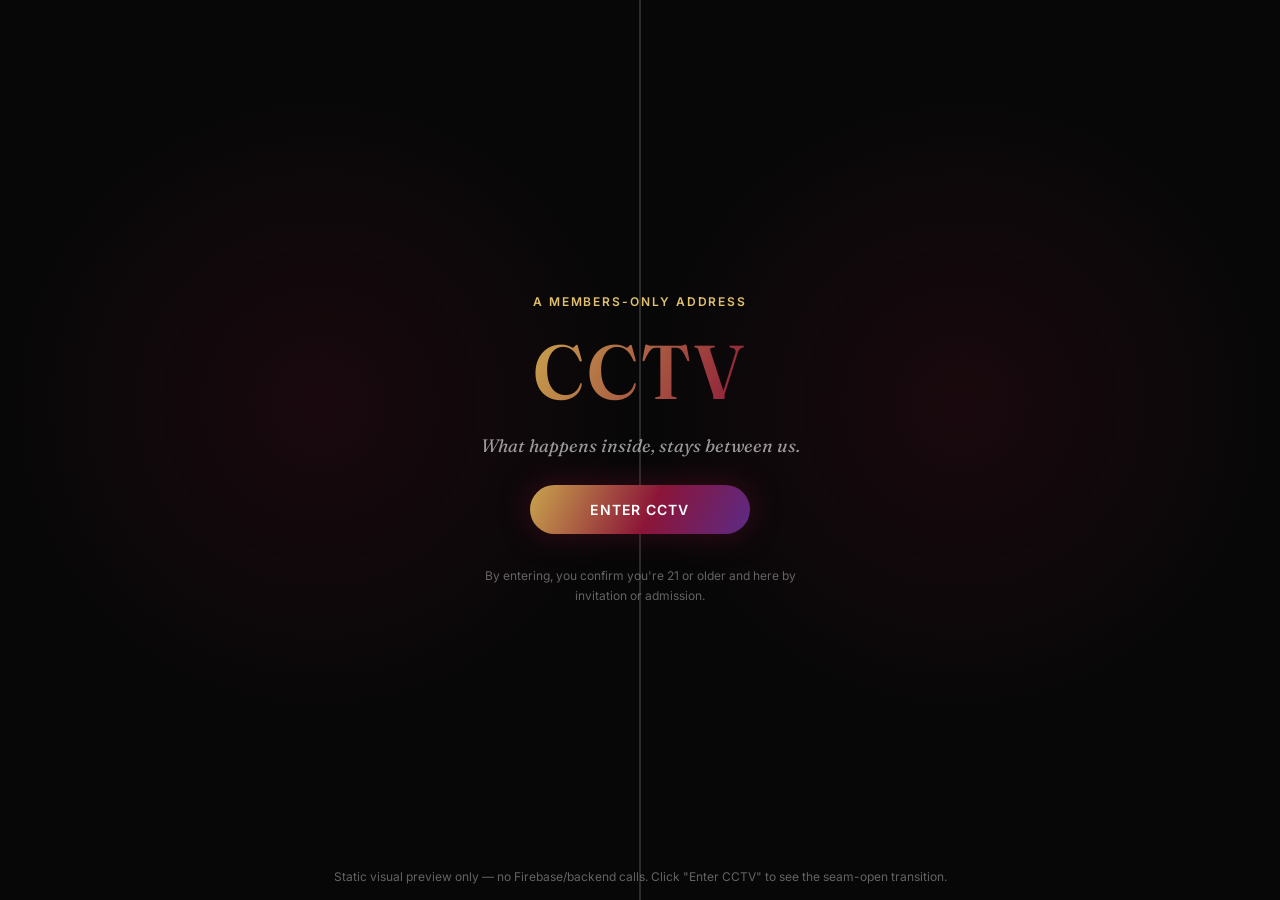
<file: hh/cctv-preview.html>
<!doctype html>
<html lang="en">
<head>
<meta charset="UTF-8" />
<meta name="viewport" content="width=device-width, initial-scale=1" />
<title>CCTV — Visual Preview</title>
<meta name="color-scheme" content="dark" />
<link rel="preconnect" href="https://fonts.googleapis.com" />
<link rel="preconnect" href="https://fonts.gstatic.com" crossorigin />
<link href="https://fonts.googleapis.com/css2?family=Fraunces:opsz,wght@9..144,400;9..144,600;9..144,700&family=Inter:wght@400;500;600;700&family=JetBrains+Mono:wght@400;500;600&display=swap" rel="stylesheet" />
<style>
:root {
  --color-void: #070707;
  --color-surface: #111111;
  --color-surface-raised: #171717;
  --color-border: rgba(237, 237, 237, 0.08);
  --color-border-strong: rgba(237, 237, 237, 0.16);
  --color-crimson: #8b1538;
  --color-crimson-bright: #b31d47;
  --color-purple: #5b2a86;
  --color-purple-bright: #7638ab;
  --color-gold: #c9a54d;
  --color-gold-bright: #e0c06e;
  --color-text-primary: #ededed;
  --color-text-secondary: rgba(237, 237, 237, 0.64);
  --color-text-tertiary: rgba(237, 237, 237, 0.4);
  --color-text-on-accent: #ffffff;
  --color-danger: #c94545;
  --color-warning: #d9a441;
  --gradient-signature: linear-gradient(115deg, var(--color-gold) 0%, var(--color-crimson) 55%, var(--color-purple) 100%);
  --gradient-surface-glow: radial-gradient(circle at 50% 0%, rgba(139, 21, 56, 0.16), transparent 60%);
  --glass-blur: 20px;
  --glass-bg: rgba(17, 17, 17, 0.6);
  --glass-border: rgba(237, 237, 237, 0.1);
  --font-display: 'Fraunces', 'Iowan Old Style', 'Georgia', serif;
  --font-body: 'Inter', -apple-system, BlinkMacSystemFont, 'Segoe UI', sans-serif;
  --font-mono: 'JetBrains Mono', 'SF Mono', Consolas, monospace;
  --text-xs: 0.75rem; --text-sm: 0.875rem; --text-base: 1rem; --text-md: 1.125rem;
  --text-lg: 1.375rem; --text-xl: clamp(1.75rem, 1.4rem + 1.5vw, 2.5rem);
  --text-3xl: clamp(3rem, 2.2rem + 3.2vw, 5rem);
  --tracking-tight: -0.02em; --tracking-wide: 0.08em; --tracking-wider: 0.16em;
  --leading-tight: 1.1; --leading-normal: 1.5; --leading-relaxed: 1.7;
  --space-1: 0.25rem; --space-2: 0.5rem; --space-3: 0.75rem; --space-4: 1rem;
  --space-5: 1.5rem; --space-6: 2rem; --space-7: 3rem;
  --radius-sm: 8px; --radius-md: 14px; --radius-lg: 22px; --radius-full: 999px;
  --shadow-md: 0 8px 24px rgba(0, 0, 0, 0.4);
  --shadow-lg: 0 16px 48px rgba(0, 0, 0, 0.52);
  --shadow-glow-crimson: 0 0 32px rgba(139, 21, 56, 0.35);
  --shadow-glow-gold: 0 0 24px rgba(201, 165, 77, 0.25);
  --ease-standard: cubic-bezier(0.4, 0, 0.2, 1);
  --ease-decelerate: cubic-bezier(0, 0, 0.2, 1);
  --duration-fast: 150ms; --duration-base: 280ms; --duration-slow: 480ms; --duration-lounge: 900ms;
}
* { box-sizing: border-box; margin: 0; padding: 0; }
html { color-scheme: dark; }
body {
  background: var(--color-void);
  background-image: var(--gradient-surface-glow);
  background-attachment: fixed;
  color: var(--color-text-primary);
  font-family: var(--font-body);
  min-height: 100vh;
  -webkit-font-smoothing: antialiased;
}
button, input { font: inherit; color: inherit; }
button { background: none; border: none; cursor: pointer; }
.btn {
  display: inline-flex; align-items: center; justify-content: center; gap: var(--space-2);
  padding: var(--space-3) var(--space-6); border-radius: var(--radius-full);
  font-size: var(--text-sm); font-weight: 600; letter-spacing: var(--tracking-wide);
  text-transform: uppercase;
  transition: transform var(--duration-fast) var(--ease-standard), box-shadow var(--duration-fast) var(--ease-standard);
}
.btn:active { transform: scale(0.97); }
.btn-primary { background: var(--gradient-signature); color: var(--color-text-on-accent); box-shadow: var(--shadow-glow-crimson); }
.btn-primary:hover { box-shadow: var(--shadow-glow-crimson), var(--shadow-glow-gold); transform: translateY(-1px); }
.btn-ghost { background: transparent; border: 1px solid var(--color-border-strong); color: var(--color-text-primary); }
.btn-ghost:hover { border-color: var(--color-gold); color: var(--color-gold-bright); }

.lounge-gate {
  position: fixed; inset: 0; z-index: 900; display: flex; align-items: center; justify-content: center;
  overflow: hidden; background: var(--color-void);
}
.lounge-seam {
  position: absolute; top: 0; bottom: 0; width: 50%; background: var(--color-void);
  background-image: radial-gradient(circle at 50% 45%, rgba(139, 21, 56, 0.14), transparent 55%);
  transition: transform var(--duration-lounge) cubic-bezier(0.76, 0, 0.24, 1);
}
.lounge-seam-left { left: 0; border-right: 1px solid var(--color-border-strong); }
.lounge-seam-right { right: 0; border-left: 1px solid var(--color-border-strong); }
.lounge-gate-opening .lounge-seam-left { transform: translateX(-100%); }
.lounge-gate-opening .lounge-seam-right { transform: translateX(100%); }
.lounge-content {
  position: relative; z-index: 1; display: flex; flex-direction: column; align-items: center;
  text-align: center; gap: var(--space-4); padding: var(--space-6); max-width: 420px;
  opacity: 0; transform: translateY(12px);
  transition: opacity var(--duration-slow) var(--ease-decelerate) 120ms, transform var(--duration-slow) var(--ease-decelerate) 120ms;
}
.lounge-gate-visible .lounge-content { opacity: 1; transform: translateY(0); }
.lounge-gate-opening .lounge-content { transition: opacity var(--duration-base) var(--ease-standard); opacity: 0; }
.lounge-eyebrow {
  font-size: var(--text-xs); font-weight: 600; letter-spacing: var(--tracking-wider);
  text-transform: uppercase; color: var(--color-gold-bright);
}
.lounge-wordmark {
  font-family: var(--font-display); font-size: var(--text-3xl); font-weight: 600; letter-spacing: 0.04em;
  background: var(--gradient-signature); background-size: 200% auto; background-clip: text;
  -webkit-background-clip: text; color: transparent; animation: wordmark-sweep 6s ease-in-out infinite;
}
@keyframes wordmark-sweep { 0%, 100% { background-position: 0% center; } 50% { background-position: 100% center; } }
.lounge-tagline { font-family: var(--font-display); font-style: italic; font-size: var(--text-md); color: var(--color-text-secondary); margin-bottom: var(--space-3); }
.lounge-enter-btn { min-width: 220px; padding-block: var(--space-4); font-size: var(--text-sm); }
.lounge-fine-print { margin-top: var(--space-4); font-size: var(--text-xs); color: var(--color-text-tertiary); line-height: var(--leading-relaxed); max-width: 320px; }

.guest-login { max-width: 420px; margin: 0 auto; padding: var(--space-7) var(--space-5); display: flex; flex-direction: column; gap: var(--space-5); }
.guest-login-heading { font-family: var(--font-display); font-size: var(--text-xl); text-align: center; font-weight: 600; }
.guest-login-subheading { text-align: center; color: var(--color-text-secondary); font-size: var(--text-sm); margin-top: calc(var(--space-2) * -1); }
.guest-login-form {
  display: flex; flex-direction: column; gap: var(--space-4); padding: var(--space-5);
  background: var(--glass-bg); backdrop-filter: blur(var(--glass-blur)); -webkit-backdrop-filter: blur(var(--glass-blur));
  border: 1px solid var(--glass-border); border-radius: var(--radius-lg);
}
.field-group { display: flex; flex-direction: column; gap: var(--space-2); }
.field-label { font-size: var(--text-xs); font-weight: 600; letter-spacing: var(--tracking-wide); text-transform: uppercase; color: var(--color-text-secondary); }
.field-input {
  padding: var(--space-3) var(--space-4); background: rgba(255, 255, 255, 0.03);
  border: 1px solid var(--color-border-strong); border-radius: var(--radius-md);
  font-size: var(--text-base); color: var(--color-text-primary); transition: border-color var(--duration-fast) var(--ease-standard);
  width: 100%;
}
.field-input:focus { outline: none; border-color: var(--color-gold); }
.field-input-code { font-family: var(--font-mono); letter-spacing: var(--tracking-wider); text-transform: uppercase; text-align: center; font-size: var(--text-lg); }
.field-hint { font-size: var(--text-xs); color: var(--color-text-tertiary); line-height: var(--leading-normal); }
.guest-login-divider { display: flex; align-items: center; gap: var(--space-3); color: var(--color-text-tertiary); font-size: var(--text-xs); text-transform: uppercase; letter-spacing: var(--tracking-wide); }
.guest-login-divider::before, .guest-login-divider::after { content: ''; flex: 1; height: 1px; background: var(--color-border); }
.plans-grid { display: grid; grid-template-columns: repeat(auto-fit, minmax(120px, 1fr)); gap: var(--space-3); }
.plan-card { display: flex; flex-direction: column; align-items: center; gap: var(--space-2); padding: var(--space-4) var(--space-3); background: var(--color-surface); border: 1px solid var(--color-border); border-radius: var(--radius-md); text-align: center; }
.plan-label { font-size: var(--text-sm); font-weight: 600; }
.plan-price { font-family: var(--font-mono); font-size: var(--text-md); color: var(--color-gold-bright); }
.plan-buy-btn { margin-top: var(--space-2); font-size: var(--text-xs); padding: var(--space-2) var(--space-4); }

.session-badge {
  position: fixed; top: var(--space-4); right: var(--space-4); display: inline-flex; align-items: center; gap: var(--space-2);
  padding: var(--space-2) var(--space-4); background: rgba(255, 255, 255, 0.04); border: 1px solid var(--color-border-strong);
  border-radius: var(--radius-full); font-family: var(--font-mono); font-size: var(--text-sm); color: var(--color-text-secondary);
}
.session-badge-dot { width: 6px; height: 6px; border-radius: 50%; background: #3fb87f; }

.preview-note {
  position: fixed; bottom: var(--space-4); left: 50%; transform: translateX(-50%);
  font-size: var(--text-xs); color: var(--color-text-tertiary); text-align: center; z-index: 950;
}
.authenticated-placeholder { display: flex; align-items: center; justify-content: center; min-height: 60vh; padding: var(--space-6); text-align: center; color: var(--color-text-secondary); font-family: var(--font-display); font-size: var(--text-lg); }
</style>
</head>
<body>

<div class="lounge-gate lounge-gate-visible" id="loungeGate">
  <div class="lounge-seam lounge-seam-left"></div>
  <div class="lounge-seam lounge-seam-right"></div>
  <div class="lounge-content">
    <p class="lounge-eyebrow">A members-only address</p>
    <h1 class="lounge-wordmark">CCTV</h1>
    <p class="lounge-tagline">What happens inside, stays between us.</p>
    <button class="lounge-enter-btn btn btn-primary" id="enterBtn">Enter CCTV</button>
    <p class="lounge-fine-print">By entering, you confirm you're 21 or older and here by invitation or admission.</p>
  </div>
</div>

<div id="appShell" style="display:none;">
  <div class="session-badge"><span class="session-badge-dot"></span><span id="countdown">23:59:47</span></div>

  <div class="guest-login">
    <h2 class="guest-login-heading">Your access code</h2>
    <p class="guest-login-subheading">Enter the code from your purchase, or claim access below.</p>

    <form class="guest-login-form" id="loginForm">
      <div class="field-group">
        <label class="field-label" for="codeInput">Access code</label>
        <input class="field-input field-input-code" id="codeInput" type="text" maxlength="9" placeholder="K3MX7" autocomplete="off" />
      </div>
      <div class="field-group">
        <label class="field-label" for="usernameInput">Choose a name for tonight</label>
        <input class="field-input" id="usernameInput" type="text" maxlength="20" placeholder="e.g. midnight_wanderer" autocomplete="off" />
        <p class="field-hint">Visible to others in chat. Not tied to any account — it disappears when your session ends.</p>
      </div>
      <button class="btn btn-primary" type="submit">Enter</button>
    </form>

    <div class="guest-login-divider"><span>or claim access</span></div>

    <div class="plans-grid">
      <div class="plan-card">
        <p class="plan-label">1 Day</p>
        <p class="plan-price">₦1,500</p>
        <button class="btn btn-ghost plan-buy-btn">Purchase</button>
      </div>
      <div class="plan-card">
        <p class="plan-label">2 Days</p>
        <p class="plan-price">₦2,500</p>
        <button class="btn btn-ghost plan-buy-btn">Purchase</button>
      </div>
      <div class="plan-card">
        <p class="plan-label">7 Days</p>
        <p class="plan-price">₦6,000</p>
        <button class="btn btn-ghost plan-buy-btn">Purchase</button>
      </div>
    </div>
  </div>
</div>

<p class="preview-note">Static visual preview only — no Firebase/backend calls. Click "Enter CCTV" to see the seam-open transition.</p>

<script>
document.getElementById('enterBtn').addEventListener('click', () => {
  const gate = document.getElementById('loungeGate');
  gate.classList.add('lounge-gate-opening');
  setTimeout(() => {
    gate.style.display = 'none';
    document.getElementById('appShell').style.display = 'block';
  }, 900);
});

document.getElementById('loginForm').addEventListener('submit', (e) => {
  e.preventDefault();
  document.querySelector('.guest-login').innerHTML =
    '<div class="authenticated-placeholder">You\u2019re in. The main room is being built next.</div>';
});

let secondsLeft = 86387;
setInterval(() => {
  secondsLeft--;
  const h = String(Math.floor(secondsLeft / 3600)).padStart(2, '0');
  const m = String(Math.floor((secondsLeft % 3600) / 60)).padStart(2, '0');
  const s = String(secondsLeft % 60).padStart(2, '0');
  document.getElementById('countdown').textContent = `${h}:${m}:${s}`;
}, 1000);
</script>

</body>
</html>
</file>
